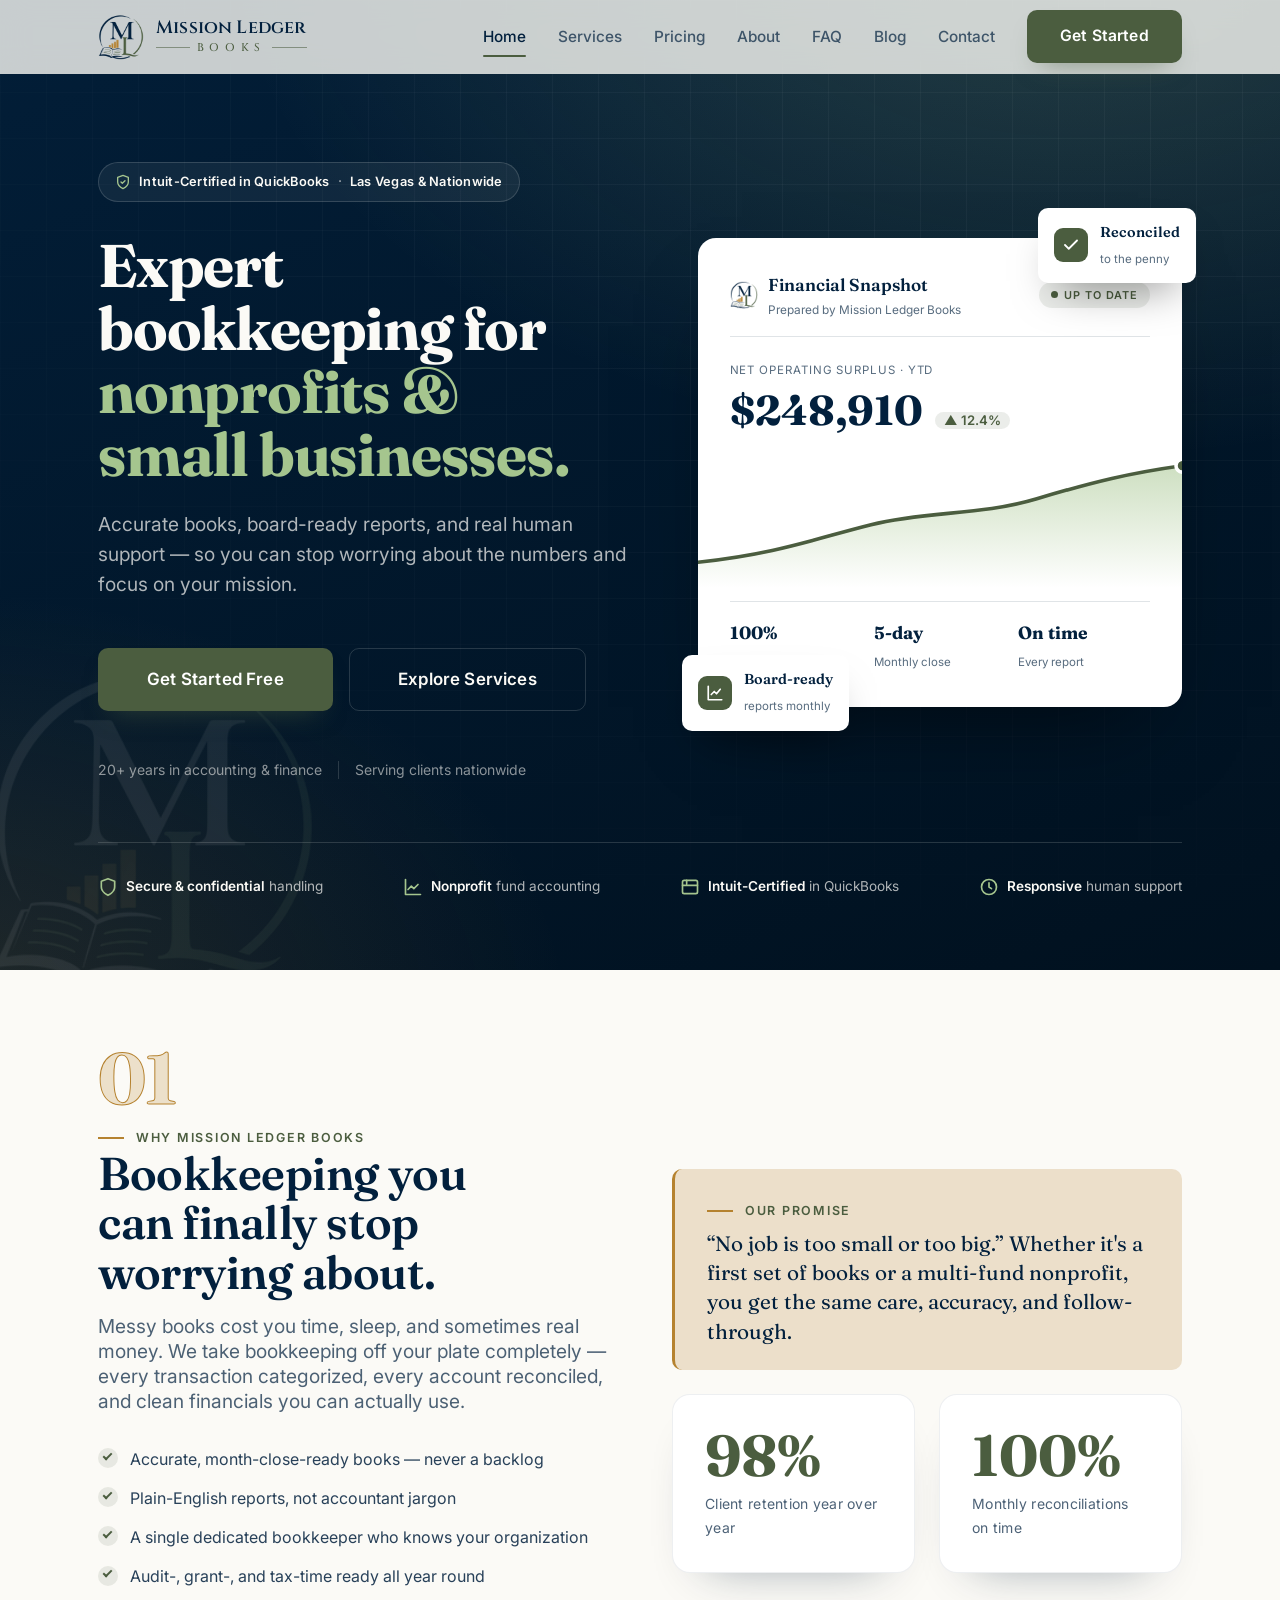
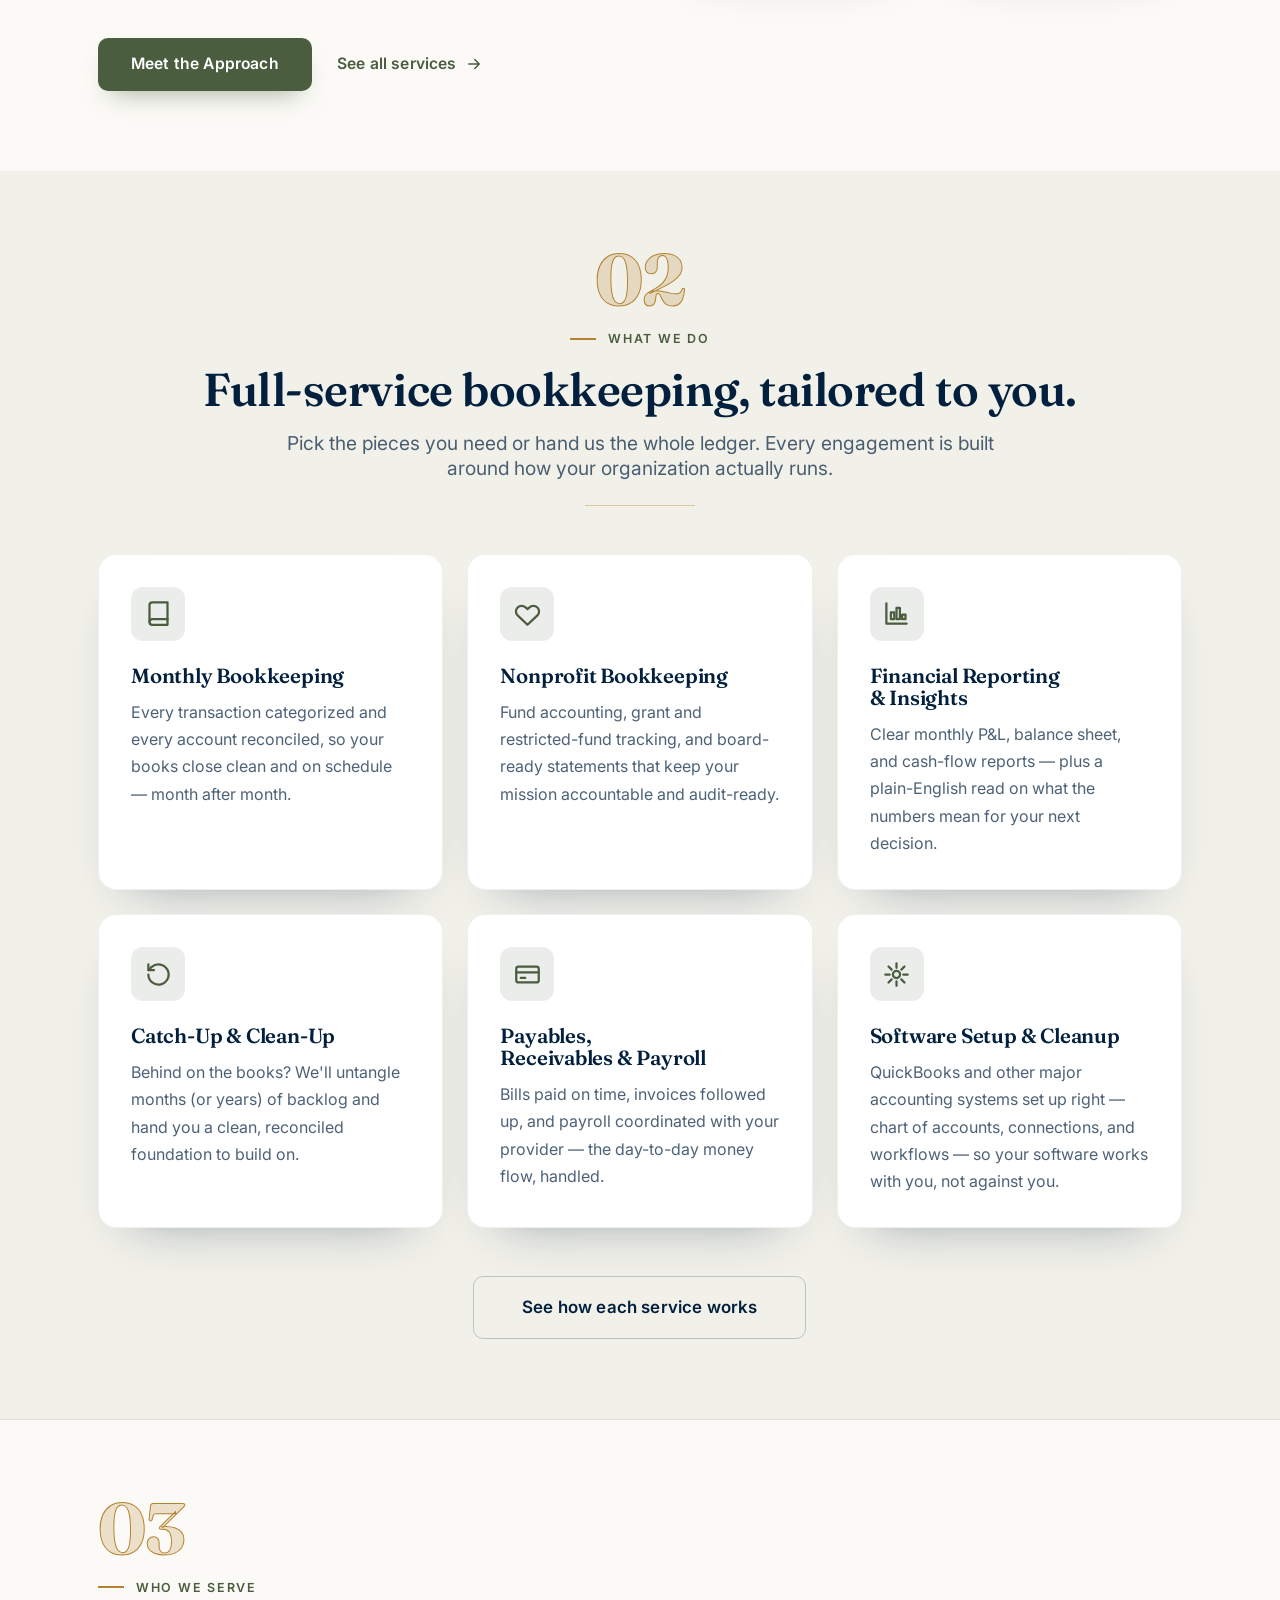
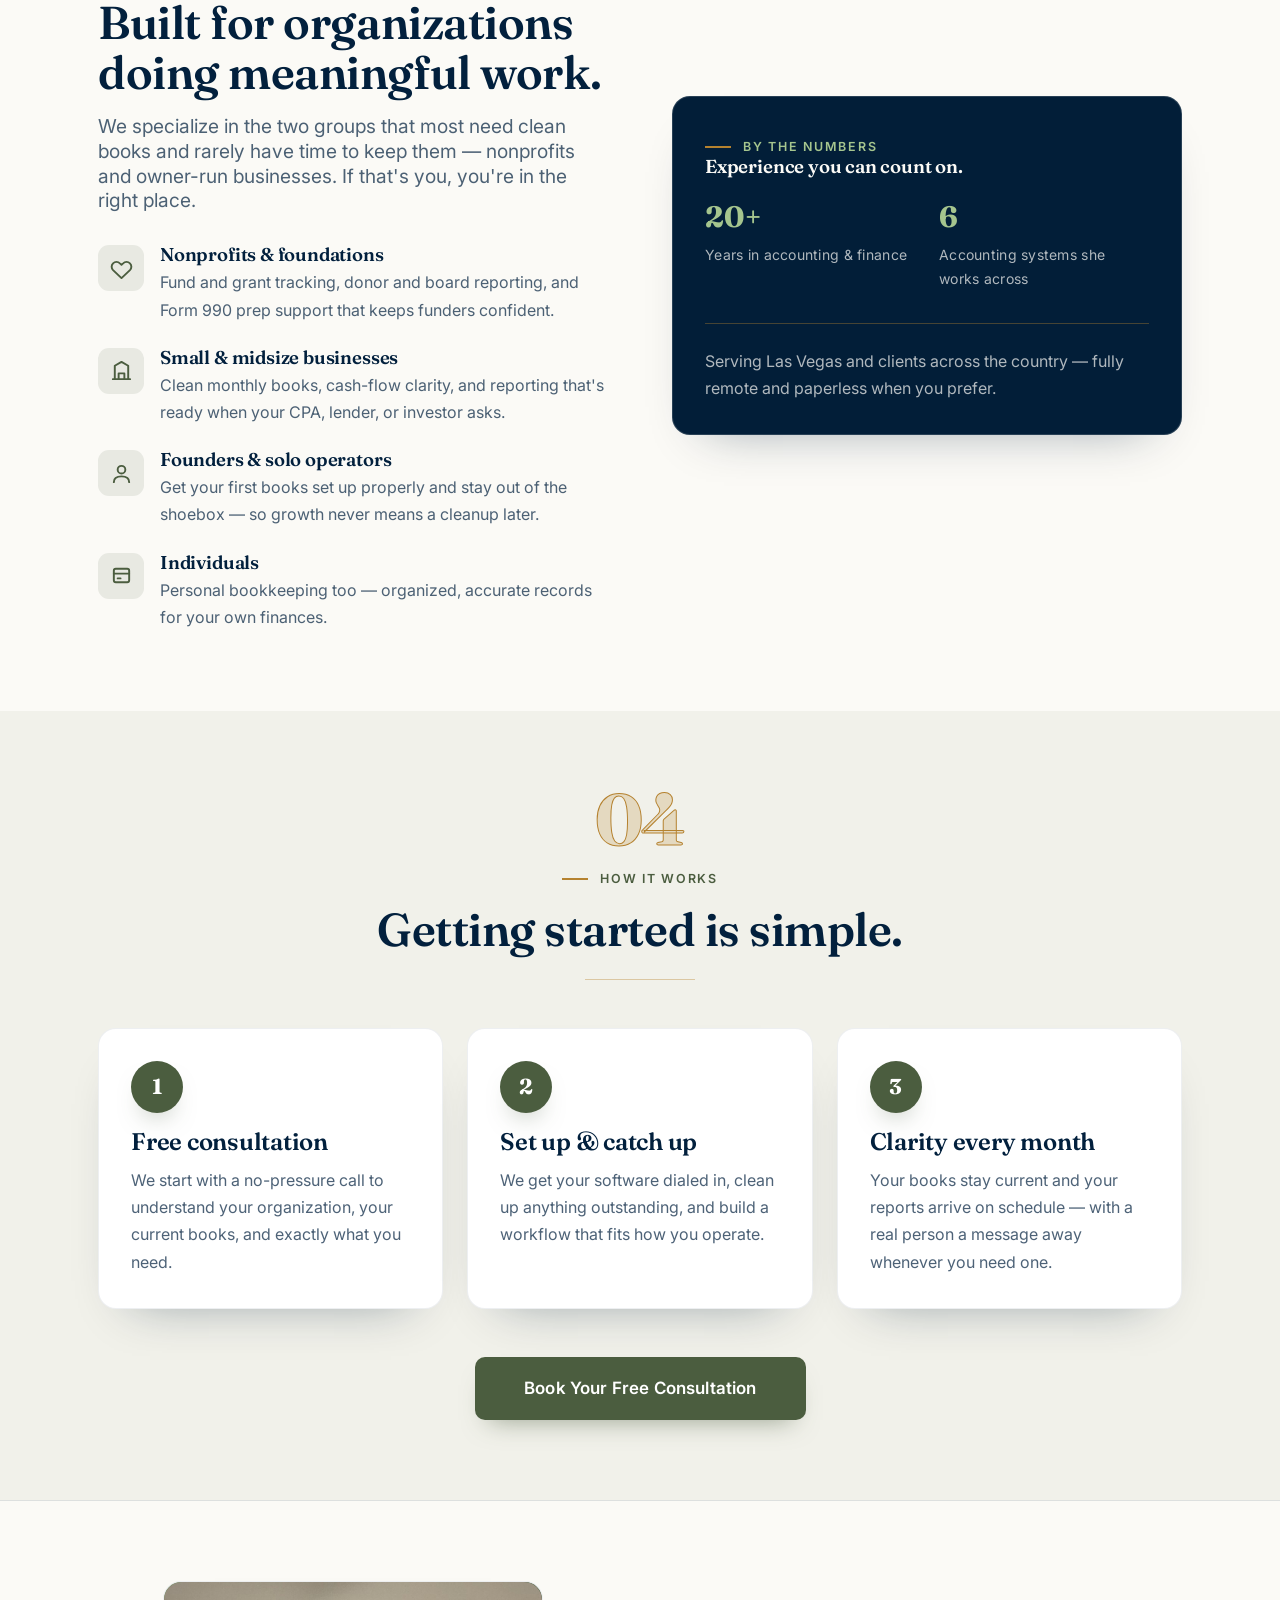
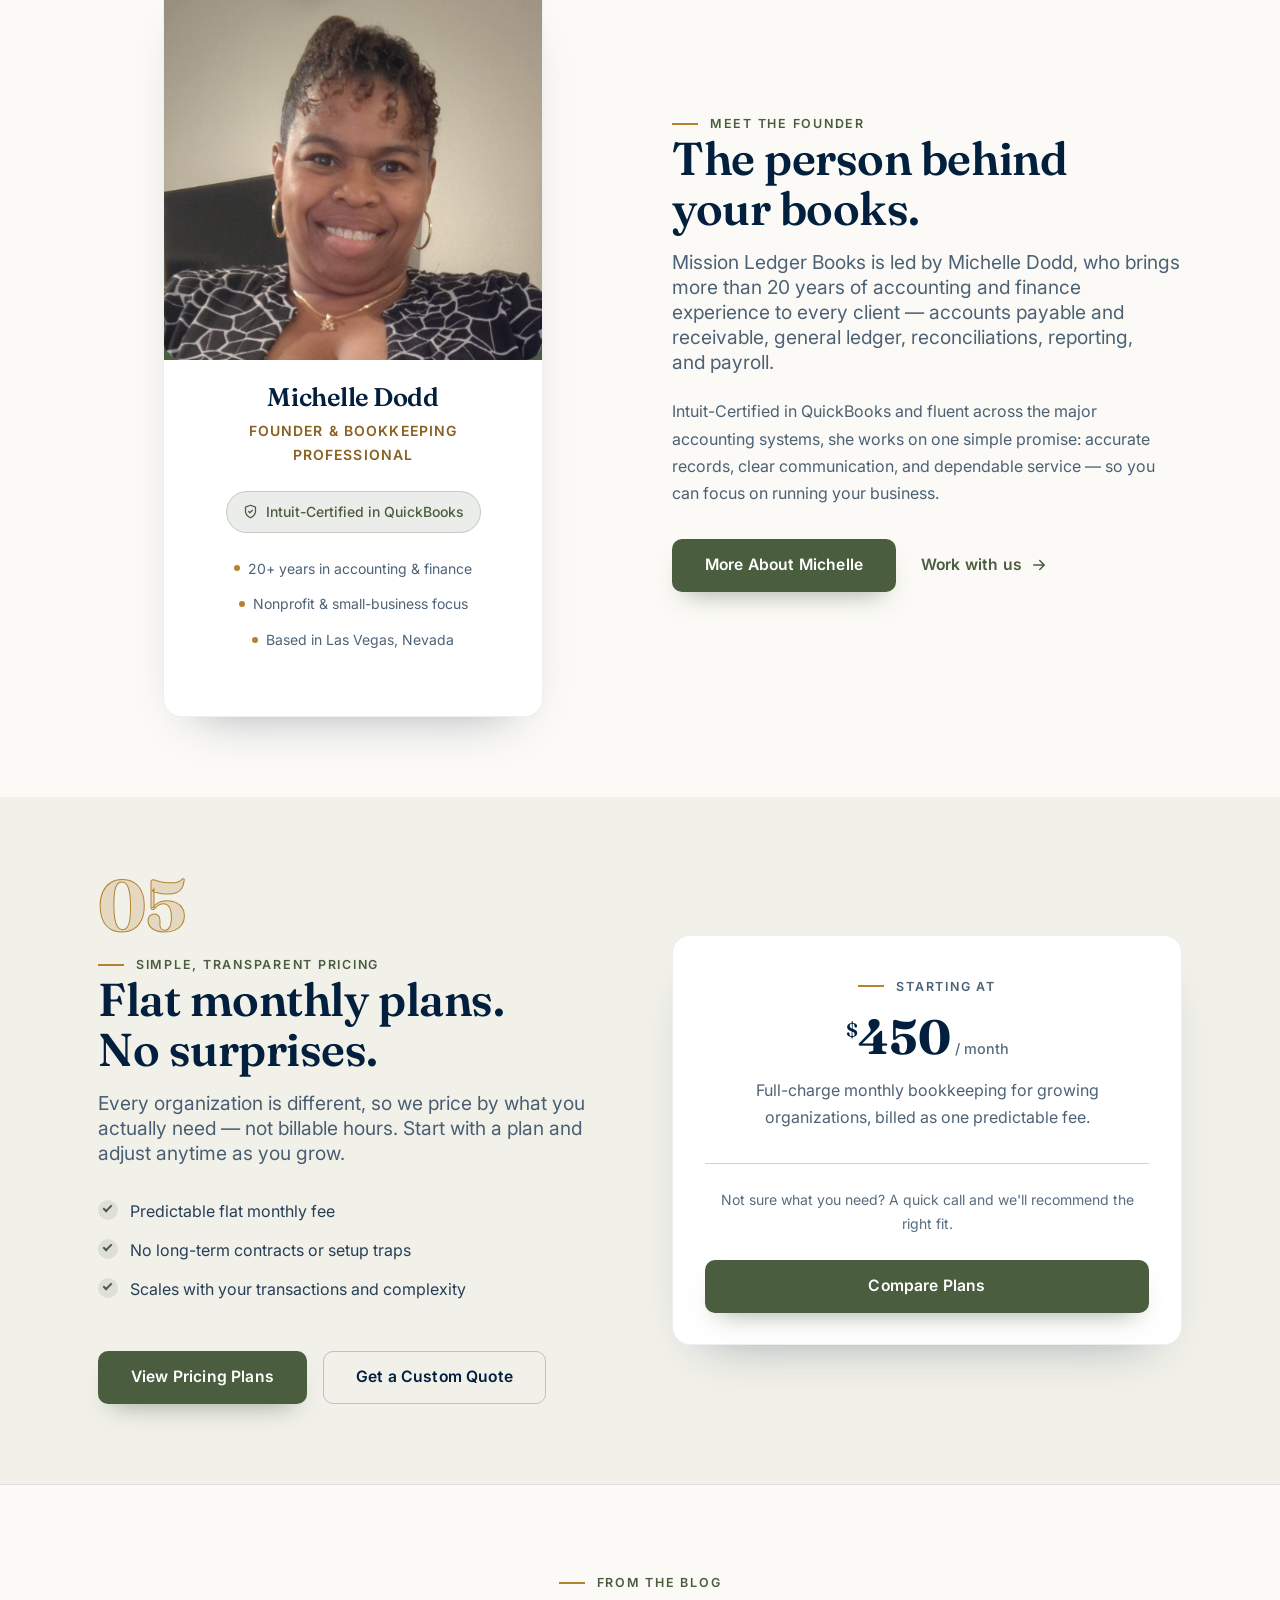
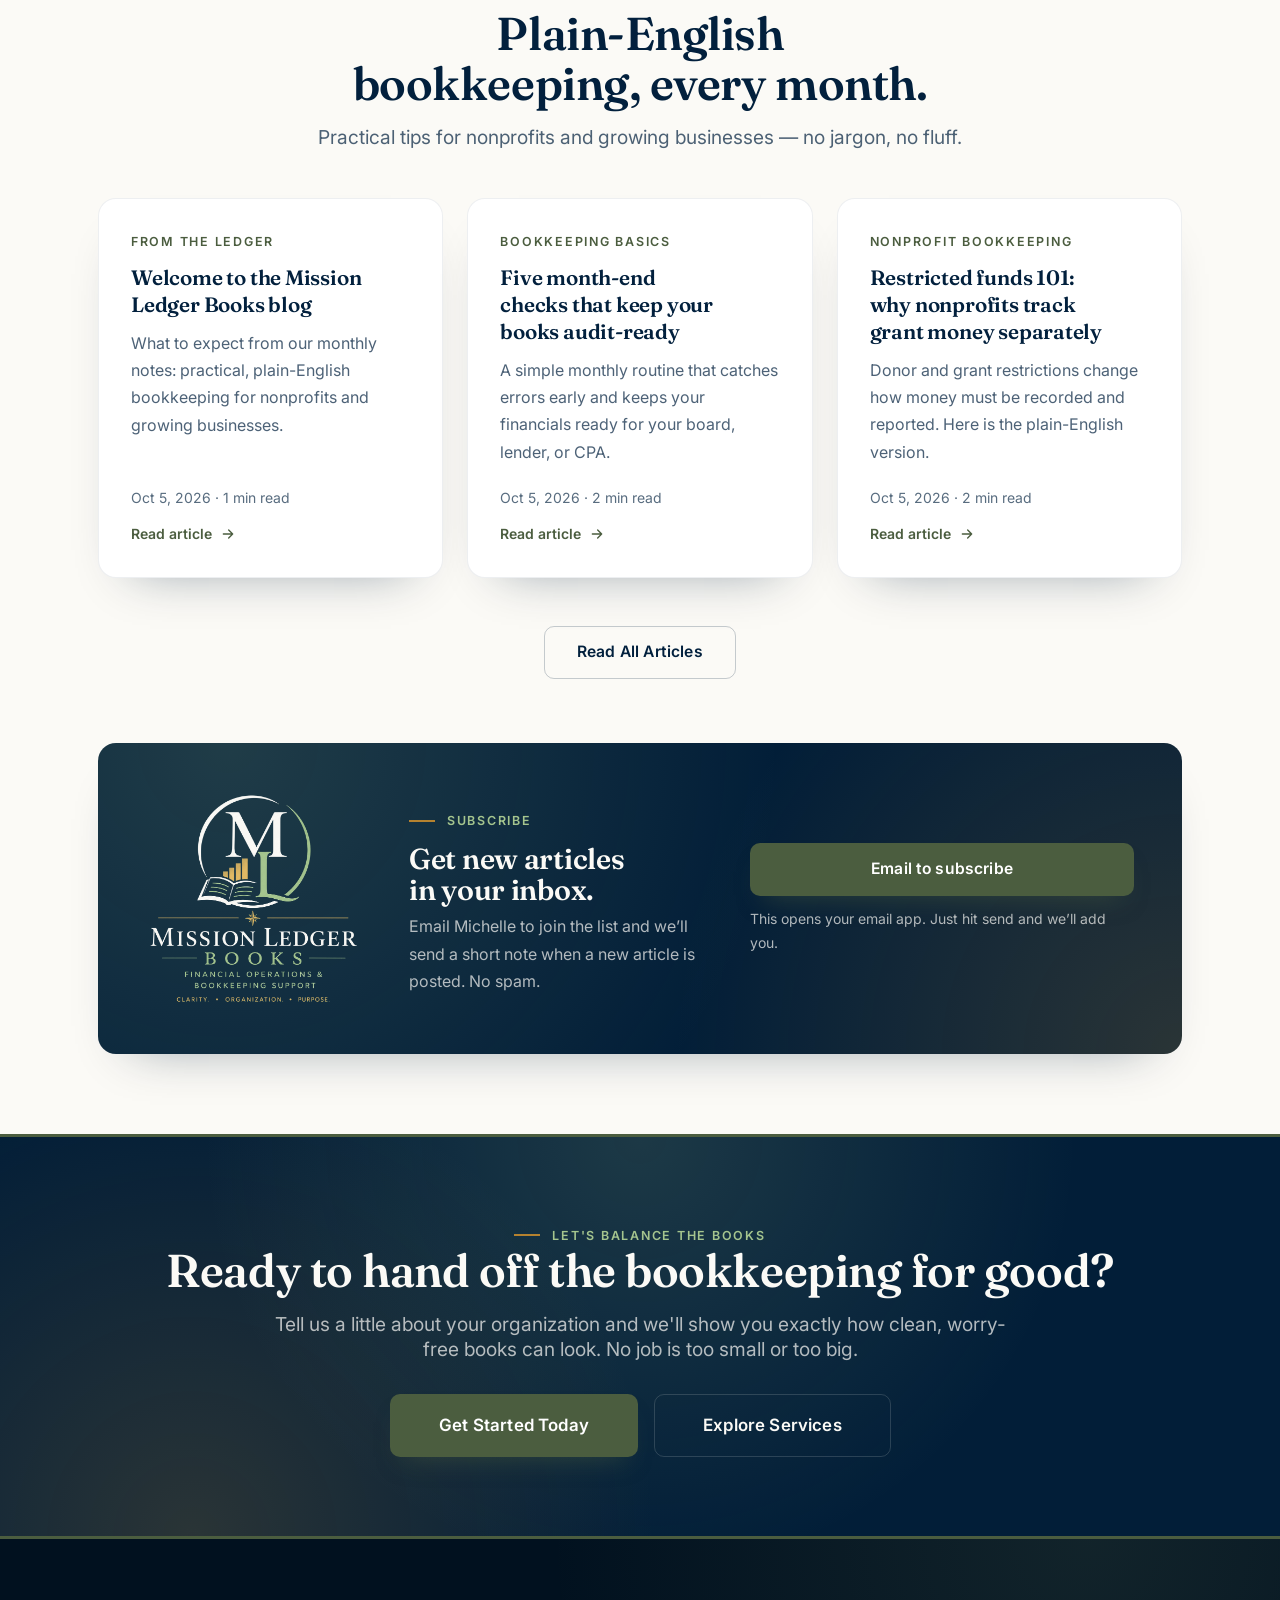
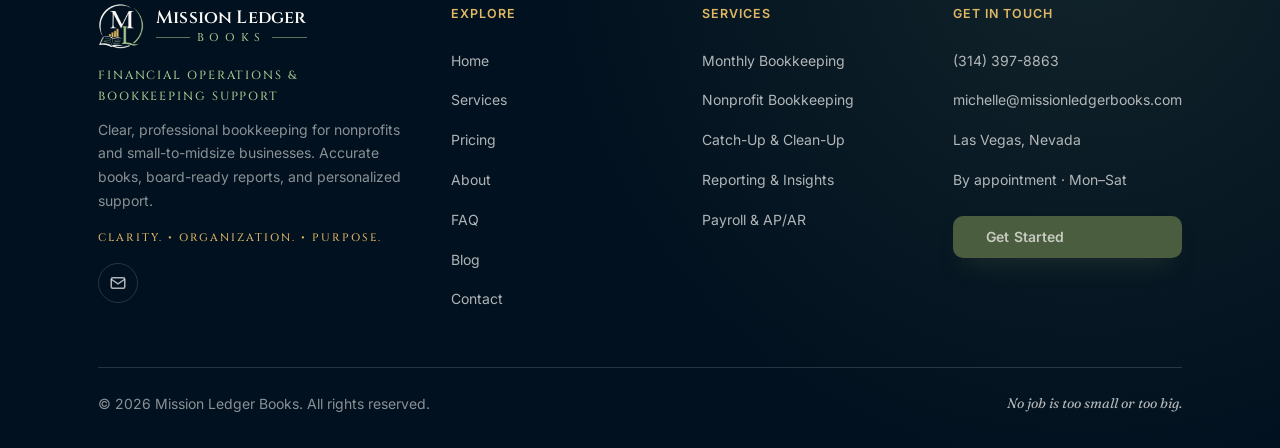
<file: index.html>
<!DOCTYPE html>
<html lang="en">
<head>
  <meta charset="UTF-8">
  <meta name="viewport" content="width=device-width, initial-scale=1.0">
  <title>Mission Ledger Books — Bookkeeping for Nonprofits &amp; Small Business</title>
  <meta name="description" content="Mission Ledger Books provides clear, reliable bookkeeping for nonprofits and small-to-midsize businesses. Accurate books, monthly reports, and personalized support, plus personal bookkeeping. Las Vegas based, serving clients nationwide. No job too small or too big.">
  <link rel="canonical" href="https://missionledgerbooks.com/">

  <!-- Open Graph / social -->
  <meta property="og:type" content="website">
  <meta property="og:title" content="Mission Ledger Books — Bookkeeping for Nonprofits &amp; Small Business">
  <meta property="og:description" content="Clear, reliable bookkeeping for nonprofits and growing businesses. Accurate books, board-ready reports, and personalized support.">
  <meta property="og:url" content="https://missionledgerbooks.com/">
  <meta property="og:image" content="https://missionledgerbooks.com/assets/img/og-cover-v2.png">
  <meta property="og:image:width" content="1200">
  <meta property="og:image:height" content="630">
  <meta name="twitter:card" content="summary_large_image">
  <meta name="twitter:image" content="https://missionledgerbooks.com/assets/img/og-cover-v2.png">
  <meta name="theme-color" content="#021E38">

  <!-- Favicons & app icons -->
  <link rel="icon" href="/favicon.ico" sizes="16x16 32x32 48x48">
  <link rel="icon" href="assets/img/tab-icon-32.png" type="image/png" sizes="32x32">
  <link rel="apple-touch-icon" href="assets/img/apple-touch-icon-v3.png">

  <!-- Fonts: Fraunces (display serif) + Inter (body) -->
  <link rel="preconnect" href="https://fonts.googleapis.com">
  <link rel="preconnect" href="https://fonts.gstatic.com" crossorigin>
  <link href="https://fonts.googleapis.com/css2?family=Fraunces:ital,opsz,wght@0,9..144,400;0,9..144,500;0,9..144,600;0,9..144,700;1,9..144,500;1,9..144,600&family=Cinzel:wght@500;600;700&family=Inter:wght@400;500;600;700&display=swap" rel="stylesheet">

  <link rel="stylesheet" href="assets/css/styles.css?v=15">

  <!-- Structured data: helps search engines list this as a local accounting service -->
  <script type="application/ld+json">
  {
    "@context": "https://schema.org",
    "@type": "AccountingService",
    "name": "Mission Ledger Books",
    "description": "Clear, professional bookkeeping for nonprofits and small-to-midsize businesses. Accurate books, board-ready reports, and personalized support.",
    "url": "https://missionledgerbooks.com",
    "telephone": "+1-314-397-8863",
    "email": "michelle@missionledgerbooks.com",
    "image": "https://missionledgerbooks.com/assets/img/og-cover-v2.png",
    "logo": "https://missionledgerbooks.com/assets/img/logo-full.png",
    "priceRange": "$$",
    "slogan": "No job is too small or too big.",
    "founder": {
      "@type": "Person",
      "name": "Michelle Dodd",
      "jobTitle": "Founder & Lead Bookkeeper"
    },
    "address": {
      "@type": "PostalAddress",
      "addressLocality": "Las Vegas",
      "addressRegion": "NV",
      "addressCountry": "US"
    },
    "areaServed": [
      { "@type": "City", "name": "Las Vegas" },
      { "@type": "Country", "name": "United States" }
    ],
    "openingHoursSpecification": {
      "@type": "OpeningHoursSpecification",
      "dayOfWeek": ["Monday", "Tuesday", "Wednesday", "Thursday", "Friday", "Saturday"],
      "description": "By appointment"
    },
    "knowsAbout": ["Bookkeeping", "Nonprofit fund accounting", "Financial reporting", "QuickBooks", "Account reconciliation", "Accounts payable and receivable", "Payroll"]
  }
  </script>
</head>
<body>
  <a class="skip-link" href="#main">Skip to content</a>

  <!-- ==================================================================
       SHARED HEADER  (byte-for-byte identical on every page)
       =================================================================== -->
  <header class="site-header">
    <div class="container">
      <a class="brand" href="index.html" aria-label="Mission Ledger Books — home">
        <img class="brand__logo" src="assets/img/logo-mark.png" width="46" height="46" alt="">
          <span class="brand__name">Mission Ledger<small>Books</small></span>
      </a>

      <nav class="nav" id="primary-nav" aria-label="Primary">
        <ul class="nav__links">
          <li><a href="index.html" aria-current="page">Home</a></li>
          <li><a href="services.html">Services</a></li>
          <li><a href="pricing.html">Pricing</a></li>
          <li><a href="about.html">About</a></li>
          <li><a href="faq.html">FAQ</a></li>
          <li><a href="blog.html">Blog</a></li>
          <li><a href="contact.html">Contact</a></li>
        </ul>
        <a class="btn btn--primary" href="contact.html">Get Started</a>
      </nav>

      <button class="nav-toggle" aria-label="Open menu" aria-expanded="false" aria-controls="primary-nav">
        <span></span><span></span><span></span>
      </button>
    </div>
  </header>

  <main id="main">

    <!-- ================================================================
         1. HERO  (dark, graphic header)
         ================================================================ -->
    <section class="hero">
      <div class="hero__watermark" aria-hidden="true">
        <img src="assets/img/logo-mark-light.png" width="360" height="360" alt="">
      </div>
      <div class="container js-hero-fade">
        <div class="hero__grid">
          <div class="hero__inner">
            <span class="hero__chip">
              <svg viewBox="0 0 24 24" fill="none" stroke="currentColor" stroke-width="2" stroke-linecap="round" stroke-linejoin="round"><path d="M12 22s8-4 8-10V5l-8-3-8 3v7c0 6 8 10 8 10z"/><path d="M9 12l2 2 4-4"/></svg>
              Intuit-Certified in QuickBooks <span class="dot" aria-hidden="true">·</span> Las Vegas &amp; Nationwide
            </span>
            <h1 class="hero__title">Expert bookkeeping for <span class="hl">nonprofits &amp; small businesses.</span></h1>
            <p class="hero__sub">
              Accurate books, board-ready reports, and real human support — so you can stop
              worrying about the numbers and focus on your mission.
            </p>
            <div class="hero__actions">
              <a class="btn btn--primary btn--lg" href="contact.html">Get Started Free</a>
              <a class="btn btn--outline btn--lg" href="services.html">Explore Services</a>
            </div>
            <div class="hero__proof">
              <span>20+ years in accounting &amp; finance</span>
              <span class="divider" aria-hidden="true"></span>
              <span>Serving clients nationwide</span>
            </div>
          </div>

          <!-- Financial-dashboard graphic (inline SVG; no stock photo needed) -->
          <div class="hero__visual reveal">
            <div class="dashcard">
              <div class="dashcard__chip dashcard__chip--tr" aria-hidden="true">
                <span class="ic">
                  <svg viewBox="0 0 24 24" fill="none" stroke="currentColor" stroke-width="2.4" stroke-linecap="round" stroke-linejoin="round"><path d="M20 6L9 17l-5-5"/></svg>
                </span>
                <div><strong>Reconciled</strong><span>to the penny</span></div>
              </div>

              <div class="dashcard__head">
                <div style="display:flex; align-items:center; gap:10px;">
                  <span class="dashcard__brand" aria-hidden="true">
                    <img src="assets/img/logo-mark.png" width="28" height="28" alt="">
                  </span>
                  <div>
                    <div class="dashcard__title">Financial Snapshot</div>
                    <div class="dashcard__sub">Prepared by Mission Ledger Books</div>
                  </div>
                </div>
                <span class="dashcard__badge">Up&nbsp;to&nbsp;date</span>
              </div>

              <div class="dashcard__figure">
                <div class="dashcard__label">Net Operating Surplus · YTD</div>
                <div class="dashcard__value">$248,910 <span class="up">▲ 12.4%</span></div>
              </div>

              <div class="dashcard__chart" aria-hidden="true">
                <svg viewBox="0 0 336 100" xmlns="http://www.w3.org/2000/svg">
                  <defs>
                    <linearGradient id="dcArea" x1="0" y1="0" x2="0" y2="1">
                      <stop offset="0" stop-color="#A5C58E" stop-opacity="0.55"/>
                      <stop offset="1" stop-color="#A5C58E" stop-opacity="0"/>
                    </linearGradient>
                  </defs>
                  <path d="M0,82 C 55,76 80,66 120,56 C 160,46 195,50 235,38 C 275,26 300,20 336,15 L336,100 L0,100 Z" fill="url(#dcArea)"/>
                  <path class="line" d="M0,82 C 55,76 80,66 120,56 C 160,46 195,50 235,38 C 275,26 300,20 336,15" fill="none" stroke="#4B5D3F" stroke-width="2.5" stroke-linecap="round"/>
                  <circle cx="336" cy="15" r="4.5" fill="#4B5D3F" stroke="#fff" stroke-width="2.5"/>
                </svg>
              </div>

              <div class="dashcard__foot">
                <div class="dashcard__stat"><b>100%</b><span>Reconciled</span></div>
                <div class="dashcard__stat"><b>5-day</b><span>Monthly close</span></div>
                <div class="dashcard__stat"><b>On&nbsp;time</b><span>Every report</span></div>
              </div>

              <div class="dashcard__chip dashcard__chip--bl" aria-hidden="true">
                <span class="ic">
                  <svg viewBox="0 0 24 24" fill="none" stroke="currentColor" stroke-width="2.2" stroke-linecap="round" stroke-linejoin="round"><path d="M3 3v18h18"/><path d="M7 14l4-4 3 3 5-6"/></svg>
                </span>
                <div><strong>Board-ready</strong><span>reports monthly</span></div>
              </div>
            </div>
          </div>
        </div>

        <!-- Trust strip grounding the hero -->
        <div class="hero__strip">
          <div class="item">
            <svg viewBox="0 0 24 24" fill="none" stroke="currentColor" stroke-width="2" stroke-linecap="round" stroke-linejoin="round"><path d="M12 22s8-4 8-10V5l-8-3-8 3v7c0 6 8 10 8 10z"/></svg>
            <span><strong>Secure &amp; confidential</strong> handling</span>
          </div>
          <div class="item">
            <svg viewBox="0 0 24 24" fill="none" stroke="currentColor" stroke-width="2" stroke-linecap="round" stroke-linejoin="round"><path d="M3 3v18h18"/><path d="M18 9l-5 5-3-3-4 4"/></svg>
            <span><strong>Nonprofit</strong> fund accounting</span>
          </div>
          <div class="item">
            <svg viewBox="0 0 24 24" fill="none" stroke="currentColor" stroke-width="2" stroke-linecap="round" stroke-linejoin="round"><rect x="3" y="4" width="18" height="16" rx="2"/><path d="M3 10h18M8 4v4"/></svg>
            <span><strong>Intuit-Certified</strong> in QuickBooks</span>
          </div>
          <div class="item">
            <svg viewBox="0 0 24 24" fill="none" stroke="currentColor" stroke-width="2" stroke-linecap="round" stroke-linejoin="round"><circle cx="12" cy="12" r="9"/><path d="M12 7v5l3 2"/></svg>
            <span><strong>Responsive</strong> human support</span>
          </div>
        </div>
      </div>
    </section>

    <!-- ================================================================
         3. INTRO / VALUE  (split)
         ================================================================ -->
    <section class="section section--paper" id="intro">
      <div class="container">
        <div class="split">
          <div class="split__text reveal">
            <span class="section-index" aria-hidden="true">01</span>
            <p class="eyebrow">Why Mission Ledger Books</p>
            <h2 class="h2">Bookkeeping you can finally stop worrying about.</h2>
            <p class="lead mt-4">
              Messy books cost you time, sleep, and sometimes real money. We take bookkeeping off
              your plate completely — every transaction categorized, every account reconciled, and
              clean financials you can actually use.
            </p>
            <ul class="checklist mt-6">
              <li>Accurate, month-close-ready books — never a backlog</li>
              <li>Plain-English reports, not accountant jargon</li>
              <li>A single dedicated bookkeeper who knows your organization</li>
              <li>Audit-, grant-, and tax-time ready all year round</li>
            </ul>
            <div class="hero__actions mt-7">
              <a class="btn btn--primary" href="about.html">Meet the Approach</a>
              <a class="btn btn--ghost" href="services.html">See all services
                <svg viewBox="0 0 24 24" width="18" height="18" fill="none" stroke="currentColor" stroke-width="2" stroke-linecap="round" stroke-linejoin="round"><path d="M5 12h14M13 6l6 6-6 6"/></svg>
              </a>
            </div>
          </div>

          <div class="split__media reveal" data-delay="1">
            <div class="callout" style="margin-bottom: var(--space-5);">
              <p class="eyebrow">Our Promise</p>
              <p style="font-family: var(--font-display); font-size: 1.3rem; line-height: 1.4; color: var(--ink);">
                “No job is too small or too big.” Whether it's a first set of books or a multi-fund
                nonprofit, you get the same care, accuracy, and follow-through.
              </p>
            </div>
            <div class="grid grid--2">
              <div class="card">
                <div class="stat__num" data-count="98" data-suffix="%">98%</div>
                <div class="stat__label">Client retention year over year</div>
              </div>
              <div class="card">
                <div class="stat__num" data-count="100" data-suffix="%">100%</div>
                <div class="stat__label">Monthly reconciliations on time</div>
              </div>
            </div>
          </div>
        </div>
      </div>
    </section>

    <!-- ================================================================
         4. SERVICES OVERVIEW
         ================================================================ -->
    <section class="section section--mist" id="services">
      <div class="container">
        <div class="section-head center reveal" style="max-width: 64rem;">
          <span class="section-index" aria-hidden="true">02</span>
          <p class="eyebrow">What We Do</p>
          <h2 class="h2">Full-service bookkeeping, tailored to you.</h2>
          <p class="lead mx-auto maxw-prose">
            Pick the pieces you need or hand us the whole ledger. Every engagement is built around
            how your organization actually runs.
          </p>
          <hr class="rule-line" aria-hidden="true">
        </div>

        <div class="grid grid--3">
          <!-- Monthly bookkeeping -->
          <div class="card card--hover service-card reveal">
            <span class="card__icon" aria-hidden="true">
              <svg viewBox="0 0 24 24" fill="none" stroke="currentColor" stroke-width="2" stroke-linecap="round" stroke-linejoin="round"><path d="M4 19.5A2.5 2.5 0 0 1 6.5 17H20"/><path d="M6.5 2H20v20H6.5A2.5 2.5 0 0 1 4 19.5v-15A2.5 2.5 0 0 1 6.5 2z"/></svg>
            </span>
            <h3 class="h3">Monthly Bookkeeping</h3>
            <p>Every transaction categorized and every account reconciled, so your books close clean and on schedule — month after month.</p>
          </div>

          <!-- Nonprofit -->
          <div class="card card--hover service-card reveal" data-delay="1">
            <span class="card__icon" aria-hidden="true">
              <svg viewBox="0 0 24 24" fill="none" stroke="currentColor" stroke-width="2" stroke-linecap="round" stroke-linejoin="round"><path d="M20.8 6.6a5 5 0 0 0-7.1 0L12 8.2l-1.7-1.6a5 5 0 1 0-7.1 7.1L12 22l8.8-8.3a5 5 0 0 0 0-7.1z"/></svg>
            </span>
            <h3 class="h3">Nonprofit Bookkeeping</h3>
            <p>Fund accounting, grant and restricted-fund tracking, and board-ready statements that keep your mission accountable and audit-ready.</p>
          </div>

          <!-- Reporting -->
          <div class="card card--hover service-card reveal" data-delay="2">
            <span class="card__icon" aria-hidden="true">
              <svg viewBox="0 0 24 24" fill="none" stroke="currentColor" stroke-width="2" stroke-linecap="round" stroke-linejoin="round"><path d="M3 3v18h18"/><rect x="7" y="11" width="3" height="6"/><rect x="12" y="7" width="3" height="10"/><rect x="17" y="13" width="3" height="4"/></svg>
            </span>
            <h3 class="h3">Financial Reporting &amp; Insights</h3>
            <p>Clear monthly P&amp;L, balance sheet, and cash-flow reports — plus a plain-English read on what the numbers mean for your next decision.</p>
          </div>

          <!-- Cleanup -->
          <div class="card card--hover service-card reveal">
            <span class="card__icon" aria-hidden="true">
              <svg viewBox="0 0 24 24" fill="none" stroke="currentColor" stroke-width="2" stroke-linecap="round" stroke-linejoin="round"><path d="M3 12a9 9 0 1 0 3-6.7L3 8"/><path d="M3 3v5h5"/></svg>
            </span>
            <h3 class="h3">Catch-Up &amp; Clean-Up</h3>
            <p>Behind on the books? We'll untangle months (or years) of backlog and hand you a clean, reconciled foundation to build on.</p>
          </div>

          <!-- AP/AR & Payroll -->
          <div class="card card--hover service-card reveal" data-delay="1">
            <span class="card__icon" aria-hidden="true">
              <svg viewBox="0 0 24 24" fill="none" stroke="currentColor" stroke-width="2" stroke-linecap="round" stroke-linejoin="round"><rect x="2" y="5" width="20" height="14" rx="2"/><path d="M2 10h20"/><path d="M6 15h4"/></svg>
            </span>
            <h3 class="h3">Payables, Receivables &amp; Payroll</h3>
            <p>Bills paid on time, invoices followed up, and payroll coordinated with your provider — the day-to-day money flow, handled.</p>
          </div>

          <!-- Software setup -->
          <div class="card card--hover service-card reveal" data-delay="2">
            <span class="card__icon" aria-hidden="true">
              <svg viewBox="0 0 24 24" fill="none" stroke="currentColor" stroke-width="2" stroke-linecap="round" stroke-linejoin="round"><path d="M12 2v4M12 18v4M4.9 4.9l2.8 2.8M16.3 16.3l2.8 2.8M2 12h4M18 12h4M4.9 19.1l2.8-2.8M16.3 7.7l2.8-2.8"/><circle cx="12" cy="12" r="3.2"/></svg>
            </span>
            <h3 class="h3">Software Setup &amp; Cleanup</h3>
            <p>QuickBooks and other major accounting systems set up right — chart of accounts, connections, and workflows — so your software works with you, not against you.</p>
          </div>
        </div>

        <div class="text-center mt-7 reveal">
          <a class="btn btn--outline btn--lg" href="services.html">See how each service works</a>
        </div>
      </div>
    </section>

    <!-- ================================================================
         5. WHO WE SERVE
         ================================================================ -->
    <section class="section section--paper" id="who-we-serve">
      <div class="container">
        <div class="split split--reverse">
          <div class="split__text reveal">
            <span class="section-index" aria-hidden="true">03</span>
            <p class="eyebrow">Who We Serve</p>
            <h2 class="h2">Built for organizations doing meaningful work.</h2>
            <p class="lead mt-4">
              We specialize in the two groups that most need clean books and rarely have time to keep
              them — nonprofits and owner-run businesses. If that's you, you're in the right place.
            </p>

            <div class="feature-list mt-6">
              <div class="feature-item">
                <span class="ic" aria-hidden="true">
                  <svg viewBox="0 0 24 24" fill="none" stroke="currentColor" stroke-width="2" stroke-linecap="round" stroke-linejoin="round"><path d="M20.8 6.6a5 5 0 0 0-7.1 0L12 8.2l-1.7-1.6a5 5 0 1 0-7.1 7.1L12 22l8.8-8.3a5 5 0 0 0 0-7.1z"/></svg>
                </span>
                <div>
                  <h3>Nonprofits &amp; foundations</h3>
                  <p>Fund and grant tracking, donor and board reporting, and Form 990 prep support that keeps funders confident.</p>
                </div>
              </div>
              <div class="feature-item">
                <span class="ic" aria-hidden="true">
                  <svg viewBox="0 0 24 24" fill="none" stroke="currentColor" stroke-width="2" stroke-linecap="round" stroke-linejoin="round"><path d="M3 21h18M5 21V7l7-4 7 4v14"/><path d="M9 21v-6h6v6"/></svg>
                </span>
                <div>
                  <h3>Small &amp; midsize businesses</h3>
                  <p>Clean monthly books, cash-flow clarity, and reporting that's ready when your CPA, lender, or investor asks.</p>
                </div>
              </div>
              <div class="feature-item">
                <span class="ic" aria-hidden="true">
                  <svg viewBox="0 0 24 24" fill="none" stroke="currentColor" stroke-width="2" stroke-linecap="round" stroke-linejoin="round"><circle cx="12" cy="8" r="4"/><path d="M4 21c0-4 3.5-6 8-6s8 2 8 6"/></svg>
                </span>
                <div>
                  <h3>Founders &amp; solo operators</h3>
                  <p>Get your first books set up properly and stay out of the shoebox — so growth never means a cleanup later.</p>
                </div>
              </div>
              <div class="feature-item">
                <span class="ic" aria-hidden="true">
                  <svg viewBox="0 0 24 24" fill="none" stroke="currentColor" stroke-width="2" stroke-linecap="round" stroke-linejoin="round"><path d="M4 7a2 2 0 0 1 2-2h12a2 2 0 0 1 2 2v10a2 2 0 0 1-2 2H6a2 2 0 0 1-2-2z"/><path d="M4 10h16M8 15h3"/></svg>
                </span>
                <div>
                  <h3>Individuals</h3>
                  <p>Personal bookkeeping too &mdash; organized, accurate records for your own finances.</p>
                </div>
              </div>
            </div>
          </div>

          <div class="split__media reveal" data-delay="1">
            <div class="card" style="background: var(--navy-deep); border-color: var(--paper-14); color: var(--paper);">
              <p class="eyebrow" style="color: var(--green-bright);">By the Numbers</p>
              <h3 style="color: var(--paper); margin-bottom: var(--space-5);">Experience you can count on.</h3>
              <div class="stats stats--inline" style="text-align:left; gap: var(--space-5); grid-template-columns: repeat(2, 1fr);">
                <div>
                  <div class="stat__num" style="color: var(--green-bright);" data-count="20" data-suffix="+">20+</div>
                  <div class="stat__label" style="color: var(--paper-70);">Years in accounting &amp; finance</div>
                </div>
                <div>
                  <div class="stat__num" style="color: var(--green-bright);" data-count="6">6</div>
                  <div class="stat__label" style="color: var(--paper-70);">Accounting systems she works across</div>
                </div>
              </div>
              <hr class="rule-line" aria-hidden="true" style="margin-top: var(--space-6);">
              <p class="mt-5" style="color: var(--paper-70);">
                Serving Las&nbsp;Vegas and clients across the country — fully remote and paperless when you prefer.
              </p>
            </div>
          </div>
        </div>
      </div>
    </section>

    <!-- ================================================================
         6. HOW IT WORKS
         ================================================================ -->
    <section class="section section--mist" id="how">
      <div class="container">
        <div class="section-head center reveal">
          <span class="section-index" aria-hidden="true">04</span>
          <p class="eyebrow">How It Works</p>
          <h2 class="h2">Getting started is simple.</h2>
          <hr class="rule-line" aria-hidden="true">
        </div>

        <div class="grid grid--3">
          <div class="card card--hover reveal">
            <span class="step__num">1</span>
            <h3 class="h3">Free consultation</h3>
            <p>We start with a no-pressure call to understand your organization, your current books, and exactly what you need.</p>
          </div>
          <div class="card card--hover reveal" data-delay="1">
            <span class="step__num">2</span>
            <h3 class="h3">Set up &amp; catch up</h3>
            <p>We get your software dialed in, clean up anything outstanding, and build a workflow that fits how you operate.</p>
          </div>
          <div class="card card--hover reveal" data-delay="2">
            <span class="step__num">3</span>
            <h3 class="h3">Clarity every month</h3>
            <p>Your books stay current and your reports arrive on schedule — with a real person a message away whenever you need one.</p>
          </div>
        </div>

        <div class="text-center mt-7 reveal">
          <a class="btn btn--primary btn--lg" href="contact.html">Book Your Free Consultation</a>
        </div>
      </div>
    </section>

    <!-- ================================================================
         MEET MICHELLE  (founder — adds validity)
         ================================================================ -->
    <section class="section section--paper founder-home" id="meet-michelle">
      <div class="container">
        <div class="split">
          <div class="split__media reveal">
            <div class="founder-card founder-card--photo">
              <div class="founder-photo">
                <span class="founder-photo__fallback" aria-hidden="true">MD</span>
                <img src="assets/img/michelle-dodd.jpg" alt="Michelle Dodd, founder of Mission Ledger Books" width="900" height="900" decoding="async">
              </div>
              <h3 class="founder-name">Michelle Dodd</h3>
              <p class="founder-role">Founder &amp; Bookkeeping Professional</p>
              <div class="pill-row" style="justify-content:center;">
                <span class="pill">
                  <svg viewBox="0 0 24 24" fill="none" stroke="currentColor" stroke-width="2" stroke-linecap="round" stroke-linejoin="round"><path d="M12 22s8-4 8-10V5l-8-3-8 3v7c0 6 8 10 8 10z"/><path d="M9 12l2 2 4-4"/></svg>
                  Intuit-Certified in QuickBooks
                </span>
              </div>
              <ul class="founder-facts">
                <li>20+ years in accounting &amp; finance</li>
                <li>Nonprofit &amp; small-business focus</li>
                <li>Based in Las Vegas, Nevada</li>
              </ul>
            </div>
          </div>
          <div class="split__text reveal" data-delay="1">
            <p class="eyebrow">Meet the Founder</p>
            <h2 class="h2">The person behind your books.</h2>
            <p class="lead mt-4">
              Mission Ledger Books is led by Michelle Dodd, who brings more than 20 years of
              accounting and finance experience to every client — accounts payable and receivable,
              general ledger, reconciliations, reporting, and payroll.
            </p>
            <p class="mt-5" style="color: var(--ink-70);">
              Intuit-Certified in QuickBooks and fluent across the major accounting systems, she
              works on one simple promise: accurate records, clear communication, and dependable
              service — so you can focus on running your business.
            </p>
            <div class="hero__actions mt-6">
              <a class="btn btn--primary" href="about.html">More About Michelle</a>
              <a class="btn btn--ghost" href="contact.html">Work with us
                <svg viewBox="0 0 24 24" width="18" height="18" fill="none" stroke="currentColor" stroke-width="2" stroke-linecap="round" stroke-linejoin="round"><path d="M5 12h14M13 6l6 6-6 6"/></svg>
              </a>
            </div>
          </div>
        </div>
      </div>
    </section>

    <!-- ================================================================
         8. PRICING TEASER
         ================================================================ -->
    <section class="section section--mist" id="pricing-teaser">
      <div class="container">
        <div class="split">
          <div class="split__text reveal">
            <span class="section-index" aria-hidden="true">05</span>
            <p class="eyebrow">Simple, Transparent Pricing</p>
            <h2 class="h2">Flat monthly plans. No surprises.</h2>
            <p class="lead mt-4">
              Every organization is different, so we price by what you actually need — not billable
              hours. Start with a plan and adjust anytime as you grow.
            </p>
            <ul class="checklist mt-6">
              <li>Predictable flat monthly fee</li>
              <li>No long-term contracts or setup traps</li>
              <li>Scales with your transactions and complexity</li>
            </ul>
            <div class="hero__actions mt-7">
              <a class="btn btn--primary" href="pricing.html">View Pricing Plans</a>
              <a class="btn btn--outline" href="contact.html">Get a Custom Quote</a>
            </div>
          </div>

          <div class="split__media reveal" data-delay="1">
            <div class="card" style="text-align:center;">
              <p class="eyebrow" style="justify-content:center;">Starting At</p>
              <div class="price mt-4"><sup>$</sup>450<span class="price__unit"> / month</span></div>
              <p class="mt-4" style="color: var(--ink-70);">
                Full-charge monthly bookkeeping for growing organizations, billed as one predictable fee.
              </p>
              <hr class="rule-line" aria-hidden="true">
              <p class="mt-5" style="color: var(--ink-55); font-size: var(--fs-small);">
                Not sure what you need? A quick call and we'll recommend the right fit.
              </p>
              <a class="btn btn--primary btn--block mt-5" href="pricing.html">Compare Plans</a>
            </div>
          </div>
        </div>
      </div>
    </section>


    <!-- ================================================================
         9. FROM THE BLOG  (latest 3 posts, filled from blog/posts.json)
            + SUBSCRIBE panel with the logo
         ================================================================ -->
    <section class="section section--paper" id="blog">
      <div class="container">
        <div class="section-head center reveal">
          <p class="eyebrow" style="justify-content:center;">From the Blog</p>
          <h2 class="h2">Plain-English bookkeeping, every month.</h2>
          <p class="lead mx-auto maxw-prose">Practical tips for nonprofits and growing businesses — no jargon, no fluff.</p>
        </div>

        <div class="grid grid--3" data-blog-list data-limit="3" data-src="blog/posts.json" data-base="blog/">
          <noscript><p class="post-empty">Turn on JavaScript to see our latest articles, or <a class="text-green" href="blog.html">visit the blog</a>.</p></noscript>
        </div>

        <div class="text-center mt-7 reveal">
          <a class="btn btn--outline" href="blog.html">Read All Articles</a>
        </div>

        <div class="subscribe mt-8 reveal">
          <div class="subscribe__logo">
            <img src="assets/img/logo-full-light.png" width="215" height="215" loading="lazy" alt="Mission Ledger Books — Financial Operations &amp; Bookkeeping Support">
          </div>
          <div>
            <p class="eyebrow">Subscribe</p>
            <h3 class="h3">Get new articles in your inbox.</h3>
            <p>Email Michelle to join the list and we&rsquo;ll send a short note when a new article is posted. No spam.</p>
          </div>
          <!-- Web3Forms (same free access key as the contact form). -->
          <div class="subscribe__form">
            <a class="btn btn--primary btn--block" href="mailto:michelle@missionledgerbooks.com?subject=Please%20add%20me%20to%20your%20list&amp;body=Hi%20Michelle%2C%0A%0APlease%20add%20me%20to%20your%20list%20for%20new%20articles.%0A%0AName%3A%0AOrganization%3A%0A">Email to subscribe</a>
            <p class="subscribe__note">This opens your email app. Just hit send and we&rsquo;ll add you.</p>
          </div>
        </div>
      </div>
    </section>

    <!-- ================================================================
         10. CLOSING CTA BAND
         ================================================================ -->
    <section class="section cta-band reveal">
      <div class="container">
        <p class="eyebrow" style="justify-content:center;">Let's Balance the Books</p>
        <h2 class="h2">Ready to hand off the bookkeeping for good?</h2>
        <p class="lead">
          Tell us a little about your organization and we'll show you exactly how clean, worry-free
          books can look. No job is too small or too big.
        </p>
        <div class="hero__actions">
          <a class="btn btn--primary btn--lg" href="contact.html">Get Started Today</a>
          <a class="btn btn--outline btn--lg" href="services.html">Explore Services</a>
        </div>
      </div>
    </section>

  </main>

  <!-- ==================================================================
       SHARED FOOTER  (byte-for-byte identical on every page)
       =================================================================== -->
  <footer class="site-footer">
    <div class="container">
      <div class="footer-grid">
        <div class="footer-brand">
          <a class="brand" href="index.html" aria-label="Mission Ledger Books — home">
            <img class="brand__logo" src="assets/img/logo-mark-light.png" width="46" height="46" alt="">
          <span class="brand__name">Mission Ledger<small>Books</small></span>
          </a>
          <p class="footer-descriptor">Financial Operations &amp; Bookkeeping Support</p>
          <p>Clear, professional bookkeeping for nonprofits and small-to-midsize businesses. Accurate books, board-ready reports, and personalized support.</p>
          <p class="footer-values">Clarity. &bull; Organization. &bull; Purpose.</p>
          <div class="footer-social">
            <a href="mailto:michelle@missionledgerbooks.com" aria-label="Email Mission Ledger Books">
              <svg viewBox="0 0 24 24" fill="none" stroke="currentColor" stroke-width="2" aria-hidden="true"><rect x="3" y="5" width="18" height="14" rx="2"/><path d="M3 7l9 6 9-6"/></svg>
            </a>
          </div>
        </div>

        <div class="footer-col">
          <p class="footer-title">Explore</p>
          <a href="index.html">Home</a>
          <a href="services.html">Services</a>
          <a href="pricing.html">Pricing</a>
          <a href="about.html">About</a>
          <a href="faq.html">FAQ</a>
          <a href="blog.html">Blog</a>
          <a href="contact.html">Contact</a>
        </div>

        <div class="footer-col">
          <p class="footer-title">Services</p>
          <a href="services.html">Monthly Bookkeeping</a>
          <a href="services.html">Nonprofit Bookkeeping</a>
          <a href="services.html">Catch-Up &amp; Clean-Up</a>
          <a href="services.html">Reporting &amp; Insights</a>
          <a href="services.html">Payroll &amp; AP/AR</a>
        </div>

        <div class="footer-col">
          <p class="footer-title">Get In Touch</p>
          <a href="tel:+13143978863">(314) 397-8863</a>
          <a href="mailto:michelle@missionledgerbooks.com">michelle@missionledgerbooks.com</a>
          <p>Las Vegas, Nevada</p>
          <p>By appointment · Mon–Sat</p>
          <a class="btn btn--primary mt-4" href="contact.html">Get Started</a>
        </div>
      </div>

      <div class="footer-bottom">
        <span>&copy; <span id="year">2026</span> Mission Ledger Books. All rights reserved.</span>
        <span class="tag">No job is too small or too big.</span>
      </div>
    </div>
  </footer>

  <script src="assets/js/main.js?v=14"></script>
</body>
</html>
</file>
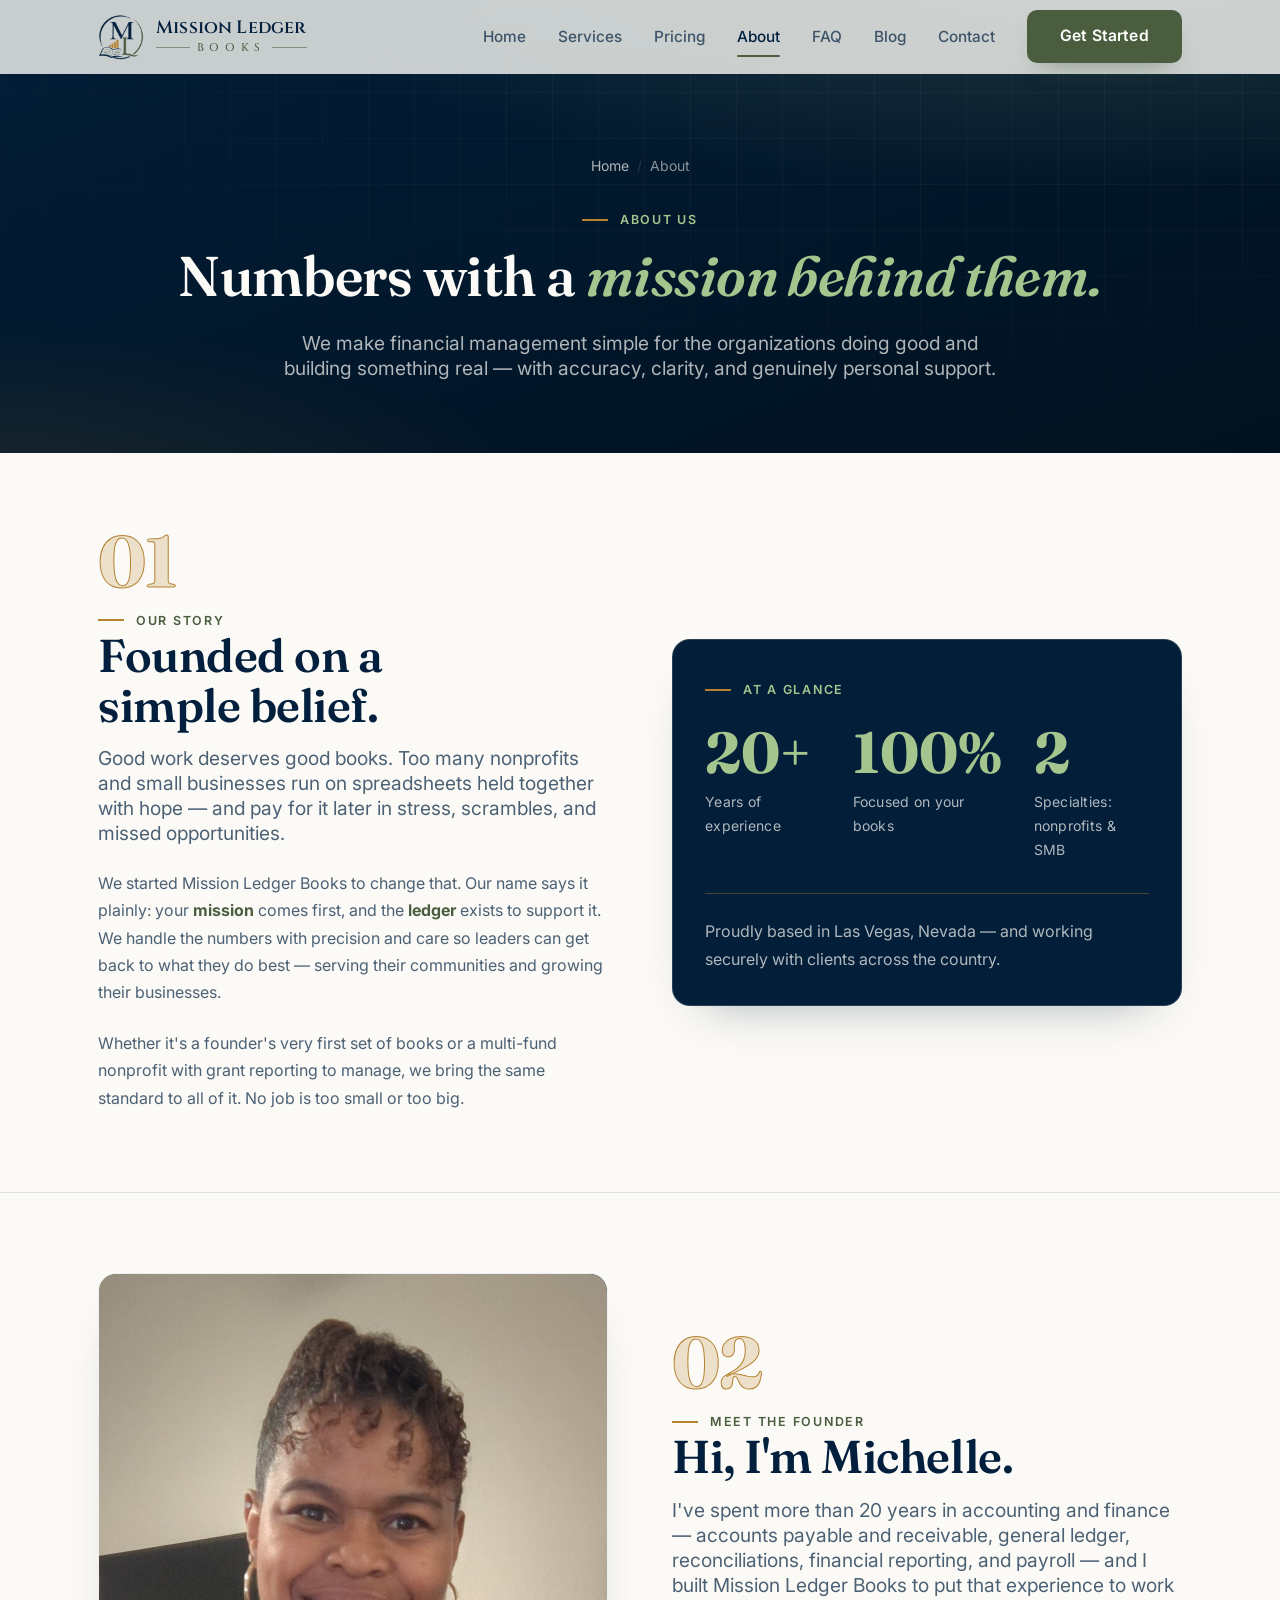
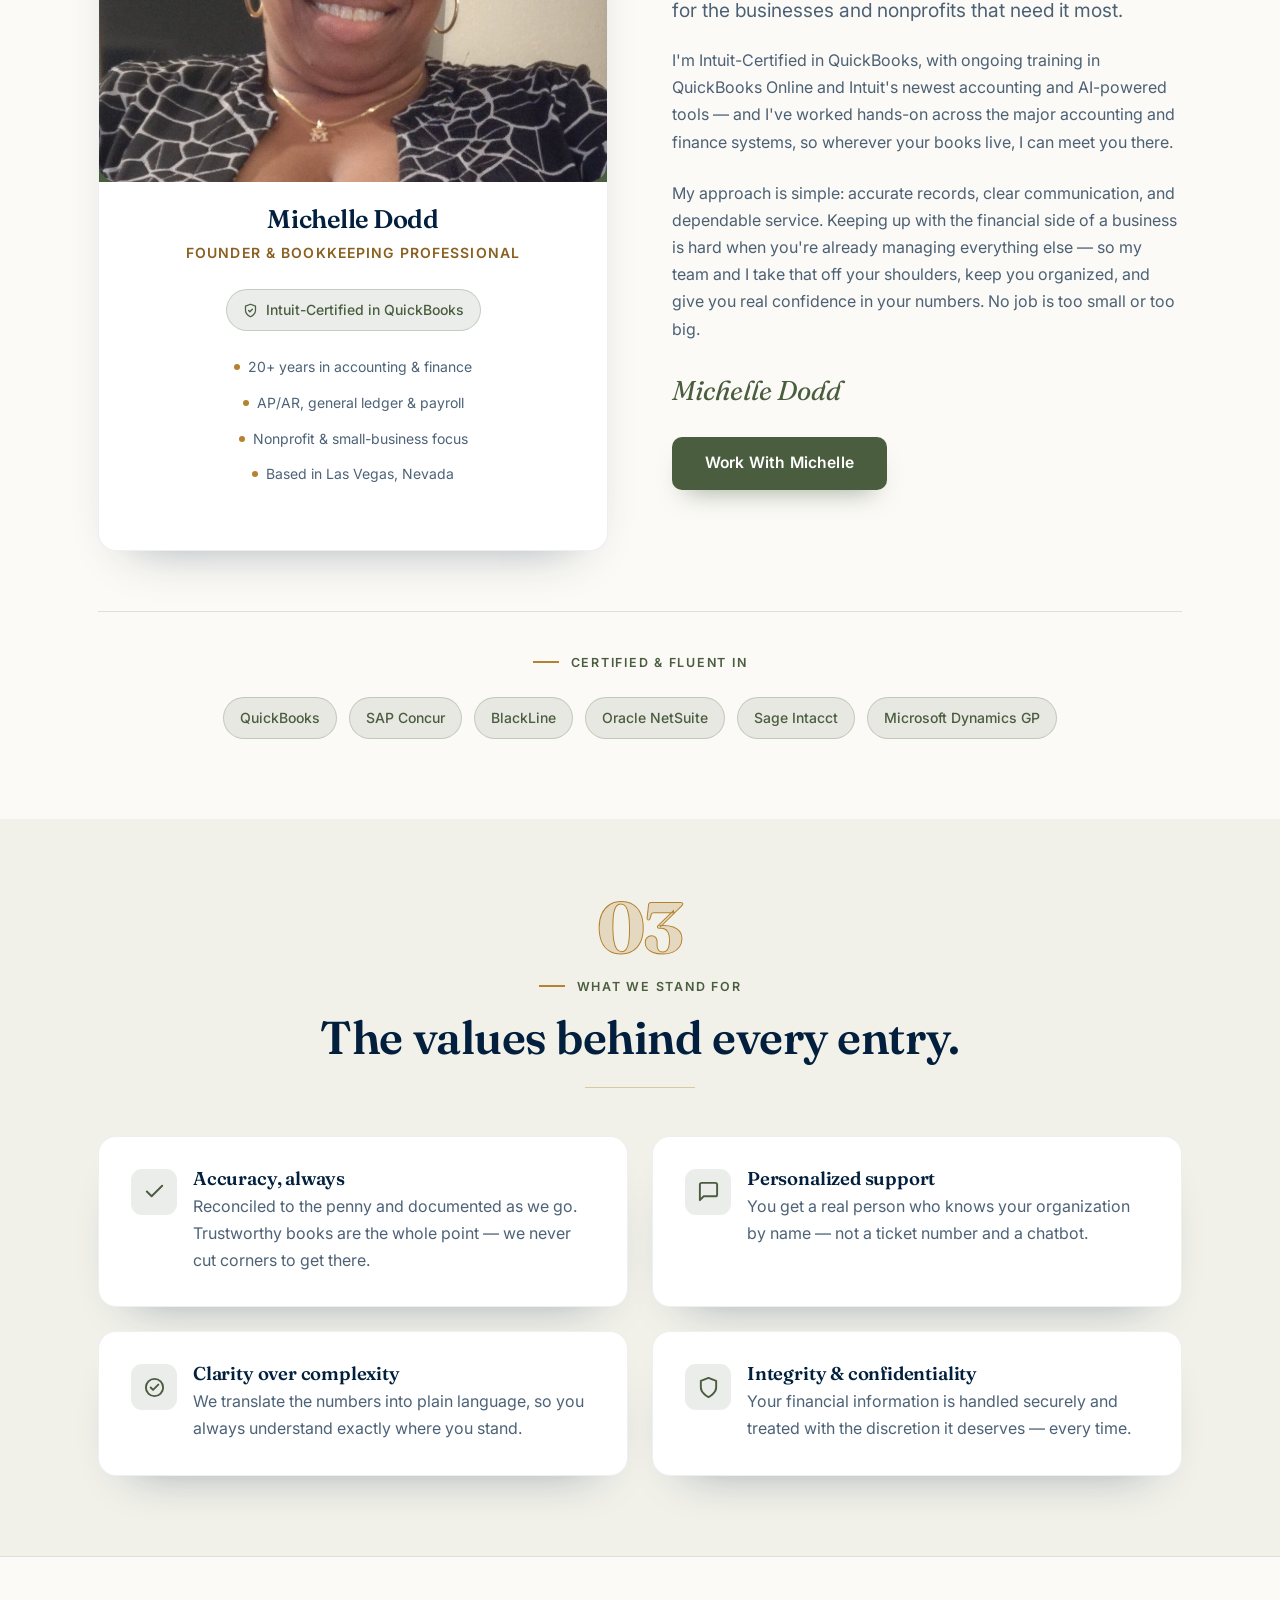
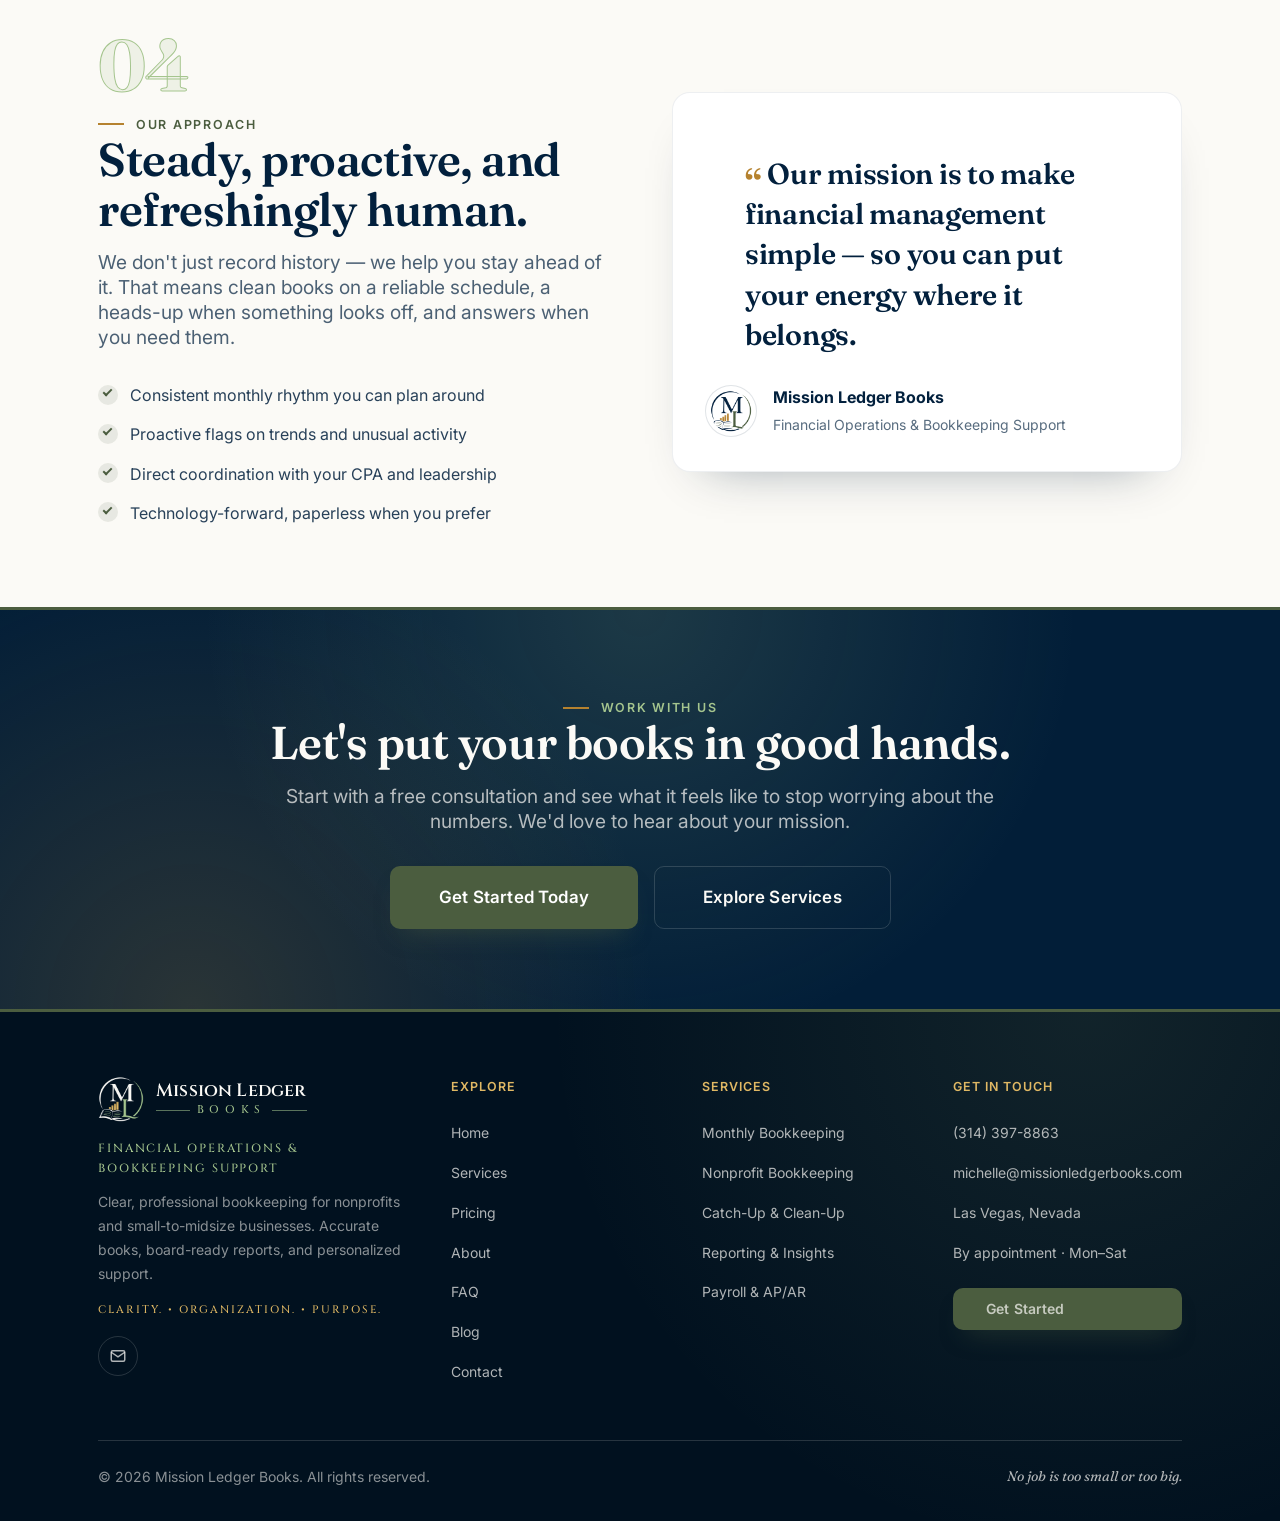
<file: about.html>
<!DOCTYPE html>
<html lang="en">
<head>
  <meta charset="UTF-8">
  <meta name="viewport" content="width=device-width, initial-scale=1.0">
  <title>About — Our Mission &amp; Approach | Mission Ledger Books</title>
  <meta name="description" content="Mission Ledger Books brings accuracy, personalized support, and genuine care to bookkeeping for nonprofits and small businesses. Learn about our mission, values, and how we work.">
  <link rel="canonical" href="https://missionledgerbooks.com/about">
  <meta property="og:title" content="About | Mission Ledger Books">
  <meta property="og:description" content="Accuracy, personalized support, and genuine care in every set of books.">
  <meta property="og:image" content="https://missionledgerbooks.com/assets/img/og-cover-v2.png">
  <meta name="twitter:card" content="summary_large_image">
  <meta name="twitter:image" content="https://missionledgerbooks.com/assets/img/og-cover-v2.png">
  <meta name="theme-color" content="#021E38">

  <!-- Favicons & app icons -->
  <link rel="icon" href="/favicon.ico" sizes="16x16 32x32 48x48">
  <link rel="icon" href="assets/img/tab-icon-32.png" type="image/png" sizes="32x32">
  <link rel="apple-touch-icon" href="assets/img/apple-touch-icon-v3.png">

  <link rel="preconnect" href="https://fonts.googleapis.com">
  <link rel="preconnect" href="https://fonts.gstatic.com" crossorigin>
  <link href="https://fonts.googleapis.com/css2?family=Fraunces:ital,opsz,wght@0,9..144,400;0,9..144,500;0,9..144,600;0,9..144,700;1,9..144,500;1,9..144,600&family=Cinzel:wght@500;600;700&family=Inter:wght@400;500;600;700&display=swap" rel="stylesheet">

  <link rel="stylesheet" href="assets/css/styles.css?v=15">
</head>
<body>
  <a class="skip-link" href="#main">Skip to content</a>

  <!-- ==================================================================
       SHARED HEADER  (byte-for-byte identical on every page)
       =================================================================== -->
  <header class="site-header">
    <div class="container">
      <a class="brand" href="index.html" aria-label="Mission Ledger Books — home">
        <img class="brand__logo" src="assets/img/logo-mark.png" width="46" height="46" alt="">
          <span class="brand__name">Mission Ledger<small>Books</small></span>
      </a>

      <nav class="nav" id="primary-nav" aria-label="Primary">
        <ul class="nav__links">
          <li><a href="index.html">Home</a></li>
          <li><a href="services.html">Services</a></li>
          <li><a href="pricing.html">Pricing</a></li>
          <li><a href="about.html" aria-current="page">About</a></li>
          <li><a href="faq.html">FAQ</a></li>
          <li><a href="blog.html">Blog</a></li>
          <li><a href="contact.html">Contact</a></li>
        </ul>
        <a class="btn btn--primary" href="contact.html">Get Started</a>
      </nav>

      <button class="nav-toggle" aria-label="Open menu" aria-expanded="false" aria-controls="primary-nav">
        <span></span><span></span><span></span>
      </button>
    </div>
  </header>

  <main id="main">

    <!-- ================================================================
         PAGE HERO
         ================================================================ -->
    <section class="page-hero page-hero--dark page-hero--center">
      <div class="container js-hero-fade">
        <p class="breadcrumb"><a href="index.html">Home</a><span aria-hidden="true">/</span>About</p>
        <p class="eyebrow">About Us</p>
        <h1>Numbers with a <span class="accent-serif">mission behind them.</span></h1>
        <p class="lead mt-4 mx-auto">
          We make financial management simple for the organizations doing good and building
          something real — with accuracy, clarity, and genuinely personal support.
        </p>
      </div>
    </section>

    <!-- ================================================================
         OUR STORY  (split)
         ================================================================ -->
    <section class="section section--paper" id="story">
      <div class="container">
        <div class="split">
          <div class="split__text reveal">
            <span class="section-index" aria-hidden="true">01</span>
            <p class="eyebrow">Our Story</p>
            <h2 class="h2">Founded on a simple belief.</h2>
            <p class="lead mt-4">
              Good work deserves good books. Too many nonprofits and small businesses run on
              spreadsheets held together with hope — and pay for it later in stress, scrambles, and
              missed opportunities.
            </p>
            <p class="mt-5" style="color: var(--ink-70);">
              We started Mission Ledger Books to change that. Our name says it plainly: your
              <strong class="text-green">mission</strong> comes first, and the <strong class="text-green">ledger</strong>
              exists to support it. We handle the numbers with precision and care so leaders can get
              back to what they do best — serving their communities and growing their businesses.
            </p>
            <p class="mt-5" style="color: var(--ink-70);">
              Whether it's a founder's very first set of books or a multi-fund nonprofit with grant
              reporting to manage, we bring the same standard to all of it. No job is too small or too big.
            </p>
          </div>

          <div class="split__media reveal" data-delay="1">
            <div class="card" style="background: var(--navy-deep); border-color: var(--paper-14); color: var(--paper);">
              <p class="eyebrow" style="color: var(--green-bright);">At a Glance</p>
              <div class="stats stats--3 mt-5" style="text-align:left; gap: var(--space-6);">
                <div>
                  <div class="stat__num" style="color: var(--green-bright);" data-count="20" data-suffix="+">20+</div>
                  <div class="stat__label" style="color: var(--paper-70);">Years of experience</div>
                </div>
                <div>
                  <div class="stat__num" style="color: var(--green-bright);" data-count="100" data-suffix="%">100%</div>
                  <div class="stat__label" style="color: var(--paper-70);">Focused on your books</div>
                </div>
                <div>
                  <div class="stat__num" style="color: var(--green-bright);" data-count="2" data-suffix="">2</div>
                  <div class="stat__label" style="color: var(--paper-70);">Specialties: nonprofits &amp; SMB</div>
                </div>
              </div>
              <hr class="rule-line" aria-hidden="true" style="margin-top: var(--space-6);">
              <p class="mt-5" style="color: var(--paper-70);">
                Proudly based in Las&nbsp;Vegas, Nevada — and working securely with clients across
                the country.
              </p>
            </div>
          </div>
        </div>
      </div>
    </section>

    <!-- ================================================================
         MEET THE FOUNDER
         ================================================================ -->
    <section class="section section--paper" id="founder">
      <div class="container">
        <div class="split">
          <div class="split__media reveal">
            <div class="founder-card founder-card--photo">
              <div class="founder-photo">
                <span class="founder-photo__fallback" aria-hidden="true">MD</span>
                <img src="assets/img/michelle-dodd.jpg" alt="Michelle Dodd, founder of Mission Ledger Books" width="900" height="900" decoding="async">
              </div>
              <h3 class="founder-name">Michelle Dodd</h3>
              <p class="founder-role">Founder &amp; Bookkeeping Professional</p>
              <div class="pill-row" style="justify-content:center;">
                <span class="pill">
                  <svg viewBox="0 0 24 24" fill="none" stroke="currentColor" stroke-width="2" stroke-linecap="round" stroke-linejoin="round"><path d="M12 22s8-4 8-10V5l-8-3-8 3v7c0 6 8 10 8 10z"/><path d="M9 12l2 2 4-4"/></svg>
                  Intuit-Certified in QuickBooks
                </span>
              </div>
              <ul class="founder-facts">
                <li>20+ years in accounting &amp; finance</li>
                <li>AP/AR, general ledger &amp; payroll</li>
                <li>Nonprofit &amp; small-business focus</li>
                <li>Based in Las Vegas, Nevada</li>
              </ul>
            </div>
          </div>

          <div class="split__text reveal" data-delay="1">
            <span class="section-index" aria-hidden="true">02</span>
            <p class="eyebrow">Meet the Founder</p>
            <h2 class="h2">Hi, I'm Michelle.</h2>
            <p class="lead mt-4">
              I've spent more than 20 years in accounting and finance — accounts payable and
              receivable, general ledger, reconciliations, financial reporting, and payroll — and I
              built Mission Ledger Books to put that experience to work for the businesses and
              nonprofits that need it most.
            </p>
            <p class="mt-5" style="color: var(--ink-70);">
              I'm Intuit-Certified in QuickBooks, with ongoing training in QuickBooks Online and
              Intuit's newest accounting and AI-powered tools — and I've worked hands-on across the
              major accounting and finance systems, so wherever your books live, I can meet you there.
            </p>
            <p class="mt-5" style="color: var(--ink-70);">
              My approach is simple: accurate records, clear communication, and dependable service.
              Keeping up with the financial side of a business is hard when you're already managing
              everything else — so my team and I take that off your shoulders, keep you organized, and
              give you real confidence in your numbers. No job is too small or too big.
            </p>
            <p class="founder-signature">Michelle Dodd</p>
            <div class="hero__actions mt-5">
              <a class="btn btn--primary" href="contact.html">Work With Michelle</a>
            </div>
          </div>
        </div>

        <!-- Systems & tools Michelle works across -->
        <div class="founder-systems reveal">
          <p class="eyebrow">Certified &amp; Fluent In</p>
          <div class="pill-row" style="justify-content:center;">
            <span class="pill">QuickBooks</span>
            <span class="pill">SAP Concur</span>
            <span class="pill">BlackLine</span>
            <span class="pill">Oracle NetSuite</span>
            <span class="pill">Sage Intacct</span>
            <span class="pill">Microsoft Dynamics GP</span>
          </div>
        </div>
      </div>
    </section>

    <!-- ================================================================
         VALUES
         ================================================================ -->
    <section class="section section--mist" id="values">
      <div class="container">
        <div class="section-head center reveal">
          <span class="section-index" aria-hidden="true">03</span>
          <p class="eyebrow">What We Stand For</p>
          <h2 class="h2">The values behind every entry.</h2>
          <hr class="rule-line" aria-hidden="true">
        </div>

        <div class="grid grid--2">
          <div class="feature-item card card--hover reveal">
            <span class="ic" aria-hidden="true">
              <svg viewBox="0 0 24 24" fill="none" stroke="currentColor" stroke-width="2" stroke-linecap="round" stroke-linejoin="round"><path d="M20 6L9 17l-5-5"/></svg>
            </span>
            <div><h3>Accuracy, always</h3><p>Reconciled to the penny and documented as we go. Trustworthy books are the whole point — we never cut corners to get there.</p></div>
          </div>
          <div class="feature-item card card--hover reveal" data-delay="1">
            <span class="ic" aria-hidden="true">
              <svg viewBox="0 0 24 24" fill="none" stroke="currentColor" stroke-width="2" stroke-linecap="round" stroke-linejoin="round"><path d="M21 15a2 2 0 0 1-2 2H7l-4 4V5a2 2 0 0 1 2-2h14a2 2 0 0 1 2 2z"/></svg>
            </span>
            <div><h3>Personalized support</h3><p>You get a real person who knows your organization by name — not a ticket number and a chatbot.</p></div>
          </div>
          <div class="feature-item card card--hover reveal">
            <span class="ic" aria-hidden="true">
              <svg viewBox="0 0 24 24" fill="none" stroke="currentColor" stroke-width="2" stroke-linecap="round" stroke-linejoin="round"><circle cx="12" cy="12" r="9"/><path d="M8 12l2.5 2.5L16 9"/></svg>
            </span>
            <div><h3>Clarity over complexity</h3><p>We translate the numbers into plain language, so you always understand exactly where you stand.</p></div>
          </div>
          <div class="feature-item card card--hover reveal" data-delay="1">
            <span class="ic" aria-hidden="true">
              <svg viewBox="0 0 24 24" fill="none" stroke="currentColor" stroke-width="2" stroke-linecap="round" stroke-linejoin="round"><path d="M12 22s8-4 8-10V5l-8-3-8 3v7c0 6 8 10 8 10z"/></svg>
            </span>
            <div><h3>Integrity &amp; confidentiality</h3><p>Your financial information is handled securely and treated with the discretion it deserves — every time.</p></div>
          </div>
        </div>
      </div>
    </section>

    <!-- ================================================================
         APPROACH  (navy)
         ================================================================ -->
    <section class="section section--paper" id="approach">
      <div class="container">
        <div class="split split--reverse">
          <div class="split__text reveal">
            <span class="section-index" aria-hidden="true" style="-webkit-text-stroke-color: var(--green-bright); color: var(--green-bright-15);">04</span>
            <p class="eyebrow">Our Approach</p>
            <h2 class="h2">Steady, proactive, and refreshingly human.</h2>
            <p class="lead mt-4">
              We don't just record history — we help you stay ahead of it. That means clean books on
              a reliable schedule, a heads-up when something looks off, and answers when you need them.
            </p>
            <ul class="checklist mt-6">
              <li>Consistent monthly rhythm you can plan around</li>
              <li>Proactive flags on trends and unusual activity</li>
              <li>Direct coordination with your CPA and leadership</li>
              <li>Technology-forward, paperless when you prefer</li>
            </ul>
          </div>
          <div class="split__media reveal" data-delay="1">
            <div class="card">
              <blockquote class="quote" style="font-size: clamp(1.3rem, 2.4vw, 1.8rem);">
                <span class="quote__mark" aria-hidden="true">“</span>Our mission is to make financial
                management simple — so you can put your energy where it belongs.
              </blockquote>
              <div class="quote-attr">
                <img class="avatar" src="assets/img/logo-mark.png" width="52" height="52" alt="">
                <div>
                  <strong>Mission Ledger Books</strong>
                  <span>Financial Operations &amp; Bookkeeping Support</span>
                </div>
              </div>
            </div>
          </div>
        </div>
      </div>
    </section>

    <!-- ================================================================
         CTA
         ================================================================ -->
    <section class="section cta-band reveal">
      <div class="container">
        <p class="eyebrow" style="justify-content:center;">Work With Us</p>
        <h2 class="h2">Let's put your books in good hands.</h2>
        <p class="lead">
          Start with a free consultation and see what it feels like to stop worrying about the
          numbers. We'd love to hear about your mission.
        </p>
        <div class="hero__actions">
          <a class="btn btn--primary btn--lg" href="contact.html">Get Started Today</a>
          <a class="btn btn--outline btn--lg" href="services.html">Explore Services</a>
        </div>
      </div>
    </section>

  </main>

  <!-- ==================================================================
       SHARED FOOTER  (byte-for-byte identical on every page)
       =================================================================== -->
  <footer class="site-footer">
    <div class="container">
      <div class="footer-grid">
        <div class="footer-brand">
          <a class="brand" href="index.html" aria-label="Mission Ledger Books — home">
            <img class="brand__logo" src="assets/img/logo-mark-light.png" width="46" height="46" alt="">
          <span class="brand__name">Mission Ledger<small>Books</small></span>
          </a>
          <p class="footer-descriptor">Financial Operations &amp; Bookkeeping Support</p>
          <p>Clear, professional bookkeeping for nonprofits and small-to-midsize businesses. Accurate books, board-ready reports, and personalized support.</p>
          <p class="footer-values">Clarity. &bull; Organization. &bull; Purpose.</p>
          <div class="footer-social">
            <a href="mailto:michelle@missionledgerbooks.com" aria-label="Email Mission Ledger Books">
              <svg viewBox="0 0 24 24" fill="none" stroke="currentColor" stroke-width="2" aria-hidden="true"><rect x="3" y="5" width="18" height="14" rx="2"/><path d="M3 7l9 6 9-6"/></svg>
            </a>
          </div>
        </div>

        <div class="footer-col">
          <p class="footer-title">Explore</p>
          <a href="index.html">Home</a>
          <a href="services.html">Services</a>
          <a href="pricing.html">Pricing</a>
          <a href="about.html">About</a>
          <a href="faq.html">FAQ</a>
          <a href="blog.html">Blog</a>
          <a href="contact.html">Contact</a>
        </div>

        <div class="footer-col">
          <p class="footer-title">Services</p>
          <a href="services.html">Monthly Bookkeeping</a>
          <a href="services.html">Nonprofit Bookkeeping</a>
          <a href="services.html">Catch-Up &amp; Clean-Up</a>
          <a href="services.html">Reporting &amp; Insights</a>
          <a href="services.html">Payroll &amp; AP/AR</a>
        </div>

        <div class="footer-col">
          <p class="footer-title">Get In Touch</p>
          <a href="tel:+13143978863">(314) 397-8863</a>
          <a href="mailto:michelle@missionledgerbooks.com">michelle@missionledgerbooks.com</a>
          <p>Las Vegas, Nevada</p>
          <p>By appointment · Mon–Sat</p>
          <a class="btn btn--primary mt-4" href="contact.html">Get Started</a>
        </div>
      </div>

      <div class="footer-bottom">
        <span>&copy; <span id="year">2026</span> Mission Ledger Books. All rights reserved.</span>
        <span class="tag">No job is too small or too big.</span>
      </div>
    </div>
  </footer>

  <script src="assets/js/main.js?v=14"></script>
</body>
</html>
</file>
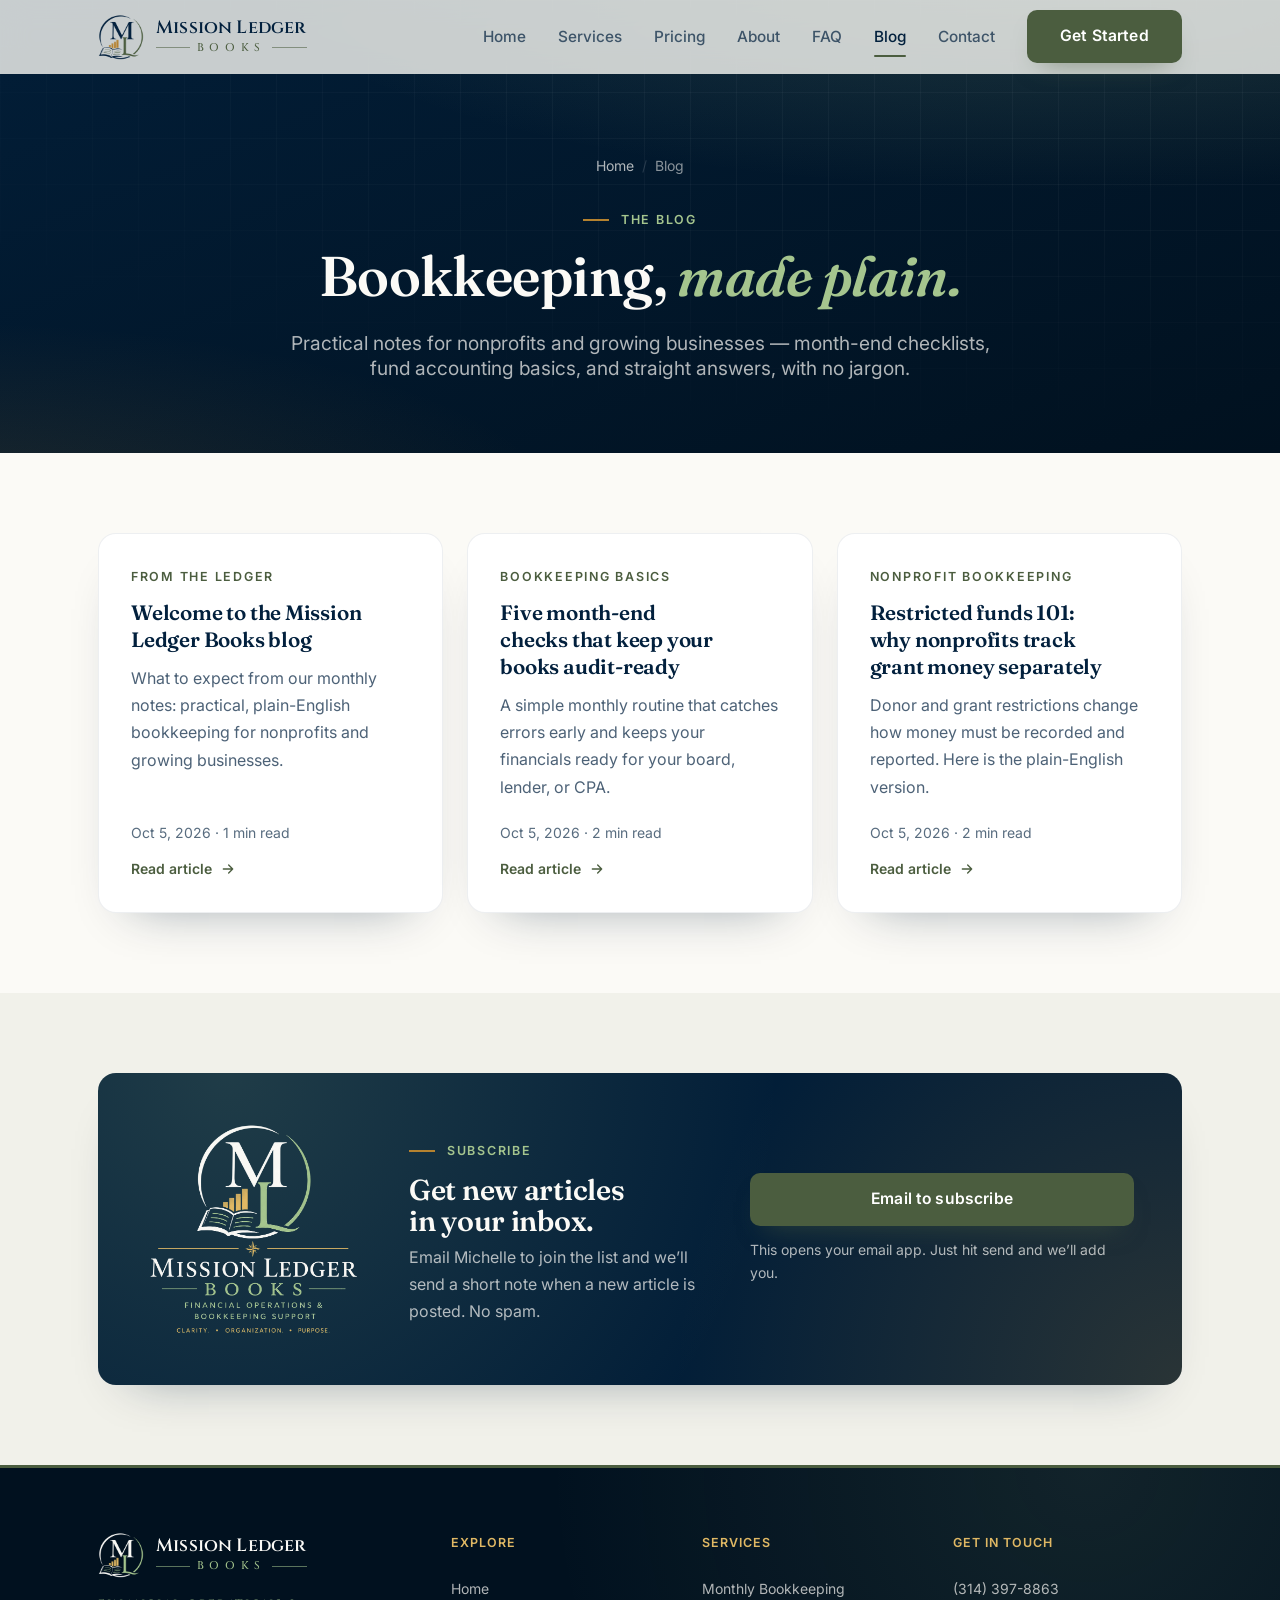
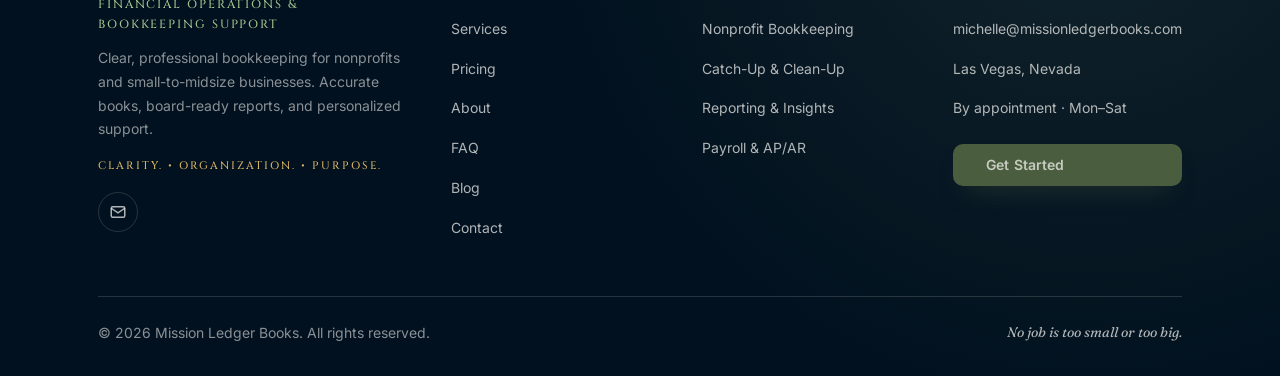
<file: blog.html>
<!DOCTYPE html>
<html lang="en">
<head>
  <meta charset="UTF-8">
  <meta name="viewport" content="width=device-width, initial-scale=1.0">
  <title>Blog — Plain-English Bookkeeping Tips | Mission Ledger Books</title>
  <meta name="description" content="Practical, plain-English bookkeeping tips for nonprofits and small businesses from Mission Ledger Books in Las Vegas — month-end checklists, fund accounting basics, and more.">
  <link rel="canonical" href="https://missionledgerbooks.com/blog">

  <meta property="og:type" content="website">
  <meta property="og:title" content="Blog — Plain-English Bookkeeping Tips | Mission Ledger Books">
  <meta property="og:description" content="Practical bookkeeping tips for nonprofits and growing businesses — no jargon, no fluff.">
  <meta property="og:url" content="https://missionledgerbooks.com/blog">
  <meta property="og:image" content="https://missionledgerbooks.com/assets/img/og-cover-v2.png">
  <meta property="og:image:width" content="1200">
  <meta property="og:image:height" content="630">
  <meta name="twitter:card" content="summary_large_image">
  <meta name="twitter:image" content="https://missionledgerbooks.com/assets/img/og-cover-v2.png">
  <meta name="theme-color" content="#021E38">

  <link rel="icon" href="/favicon.ico" sizes="16x16 32x32 48x48">
  <link rel="icon" href="assets/img/tab-icon-32.png" type="image/png" sizes="32x32">
  <link rel="apple-touch-icon" href="assets/img/apple-touch-icon-v3.png">

  <!-- Fonts: Fraunces (display serif) + Inter (body) -->
  <link rel="preconnect" href="https://fonts.googleapis.com">
  <link rel="preconnect" href="https://fonts.gstatic.com" crossorigin>
  <link href="https://fonts.googleapis.com/css2?family=Fraunces:ital,opsz,wght@0,9..144,400;0,9..144,500;0,9..144,600;0,9..144,700;1,9..144,500;1,9..144,600&family=Cinzel:wght@500;600;700&family=Inter:wght@400;500;600;700&display=swap" rel="stylesheet">

  <link rel="stylesheet" href="assets/css/styles.css?v=15">
</head>
<body>
  <a class="skip-link" href="#main">Skip to content</a>

  <!-- ==================================================================
       SHARED HEADER  (byte-for-byte identical on every page)
       =================================================================== -->
  <header class="site-header">
    <div class="container">
      <a class="brand" href="index.html" aria-label="Mission Ledger Books — home">
        <img class="brand__logo" src="assets/img/logo-mark.png" width="46" height="46" alt="">
          <span class="brand__name">Mission Ledger<small>Books</small></span>
      </a>

      <nav class="nav" id="primary-nav" aria-label="Primary">
        <ul class="nav__links">
          <li><a href="index.html">Home</a></li>
          <li><a href="services.html">Services</a></li>
          <li><a href="pricing.html">Pricing</a></li>
          <li><a href="about.html">About</a></li>
          <li><a href="faq.html">FAQ</a></li>
          <li><a href="blog.html" aria-current="page">Blog</a></li>
          <li><a href="contact.html">Contact</a></li>
        </ul>
        <a class="btn btn--primary" href="contact.html">Get Started</a>
      </nav>

      <button class="nav-toggle" aria-label="Open menu" aria-expanded="false" aria-controls="primary-nav">
        <span></span><span></span><span></span>
      </button>
    </div>
  </header>

  <main id="main">

    <!-- ================================================================
         PAGE HERO
         ================================================================ -->
    <section class="page-hero page-hero--dark page-hero--center">
      <div class="container js-hero-fade">
        <p class="breadcrumb"><a href="index.html">Home</a><span aria-hidden="true">/</span>Blog</p>
        <p class="eyebrow">The Blog</p>
        <h1>Bookkeeping, <span class="accent-serif">made plain.</span></h1>
        <p class="lead mt-4 mx-auto">
          Practical notes for nonprofits and growing businesses — month-end checklists, fund
          accounting basics, and straight answers, with no jargon.
        </p>
      </div>
    </section>

    <!-- ================================================================
         ALL ARTICLES  (filled from blog/posts.json — newest first)
         ================================================================ -->
    <section class="section section--paper" id="articles">
      <div class="container">
        <h2 class="sr-only">All articles</h2>
        <div class="grid grid--3" data-blog-list data-src="blog/posts.json" data-base="blog/">
          <noscript><p class="post-empty">Turn on JavaScript to see our articles, or <a class="text-green" href="contact.html">get in touch</a> with a question.</p></noscript>
        </div>
      </div>
    </section>

    <!-- ================================================================
         SUBSCRIBE
         ================================================================ -->
    <section class="section section--mist" id="subscribe">
      <div class="container">
        <div class="subscribe reveal">
          <div class="subscribe__logo">
            <img src="assets/img/logo-full-light.png" width="215" height="215" loading="lazy" alt="Mission Ledger Books — Financial Operations &amp; Bookkeeping Support">
          </div>
          <div>
            <p class="eyebrow">Subscribe</p>
            <h3 class="h3">Get new articles in your inbox.</h3>
            <p>Email Michelle to join the list and we&rsquo;ll send a short note when a new article is posted. No spam.</p>
          </div>
          <div class="subscribe__form">
            <a class="btn btn--primary btn--block" href="mailto:michelle@missionledgerbooks.com?subject=Please%20add%20me%20to%20your%20list&amp;body=Hi%20Michelle%2C%0A%0APlease%20add%20me%20to%20your%20list%20for%20new%20articles.%0A%0AName%3A%0AOrganization%3A%0A">Email to subscribe</a>
            <p class="subscribe__note">This opens your email app. Just hit send and we&rsquo;ll add you.</p>
          </div>
        </div>
      </div>
    </section>

  </main>

  <!-- ==================================================================
       SHARED FOOTER  (byte-for-byte identical on every page)
       =================================================================== -->
  <footer class="site-footer">
    <div class="container">
      <div class="footer-grid">
        <div class="footer-brand">
          <a class="brand" href="index.html" aria-label="Mission Ledger Books — home">
            <img class="brand__logo" src="assets/img/logo-mark-light.png" width="46" height="46" alt="">
          <span class="brand__name">Mission Ledger<small>Books</small></span>
          </a>
          <p class="footer-descriptor">Financial Operations &amp; Bookkeeping Support</p>
          <p>Clear, professional bookkeeping for nonprofits and small-to-midsize businesses. Accurate books, board-ready reports, and personalized support.</p>
          <p class="footer-values">Clarity. &bull; Organization. &bull; Purpose.</p>
          <div class="footer-social">
            <a href="mailto:michelle@missionledgerbooks.com" aria-label="Email Mission Ledger Books">
              <svg viewBox="0 0 24 24" fill="none" stroke="currentColor" stroke-width="2" aria-hidden="true"><rect x="3" y="5" width="18" height="14" rx="2"/><path d="M3 7l9 6 9-6"/></svg>
            </a>
          </div>
        </div>

        <div class="footer-col">
          <p class="footer-title">Explore</p>
          <a href="index.html">Home</a>
          <a href="services.html">Services</a>
          <a href="pricing.html">Pricing</a>
          <a href="about.html">About</a>
          <a href="faq.html">FAQ</a>
          <a href="blog.html">Blog</a>
          <a href="contact.html">Contact</a>
        </div>

        <div class="footer-col">
          <p class="footer-title">Services</p>
          <a href="services.html">Monthly Bookkeeping</a>
          <a href="services.html">Nonprofit Bookkeeping</a>
          <a href="services.html">Catch-Up &amp; Clean-Up</a>
          <a href="services.html">Reporting &amp; Insights</a>
          <a href="services.html">Payroll &amp; AP/AR</a>
        </div>

        <div class="footer-col">
          <p class="footer-title">Get In Touch</p>
          <a href="tel:+13143978863">(314) 397-8863</a>
          <a href="mailto:michelle@missionledgerbooks.com">michelle@missionledgerbooks.com</a>
          <p>Las Vegas, Nevada</p>
          <p>By appointment · Mon–Sat</p>
          <a class="btn btn--primary mt-4" href="contact.html">Get Started</a>
        </div>
      </div>

      <div class="footer-bottom">
        <span>&copy; <span id="year">2026</span> Mission Ledger Books. All rights reserved.</span>
        <span class="tag">No job is too small or too big.</span>
      </div>
    </div>
  </footer>

  <script src="assets/js/main.js?v=14"></script>
</body>
</html>
</file>
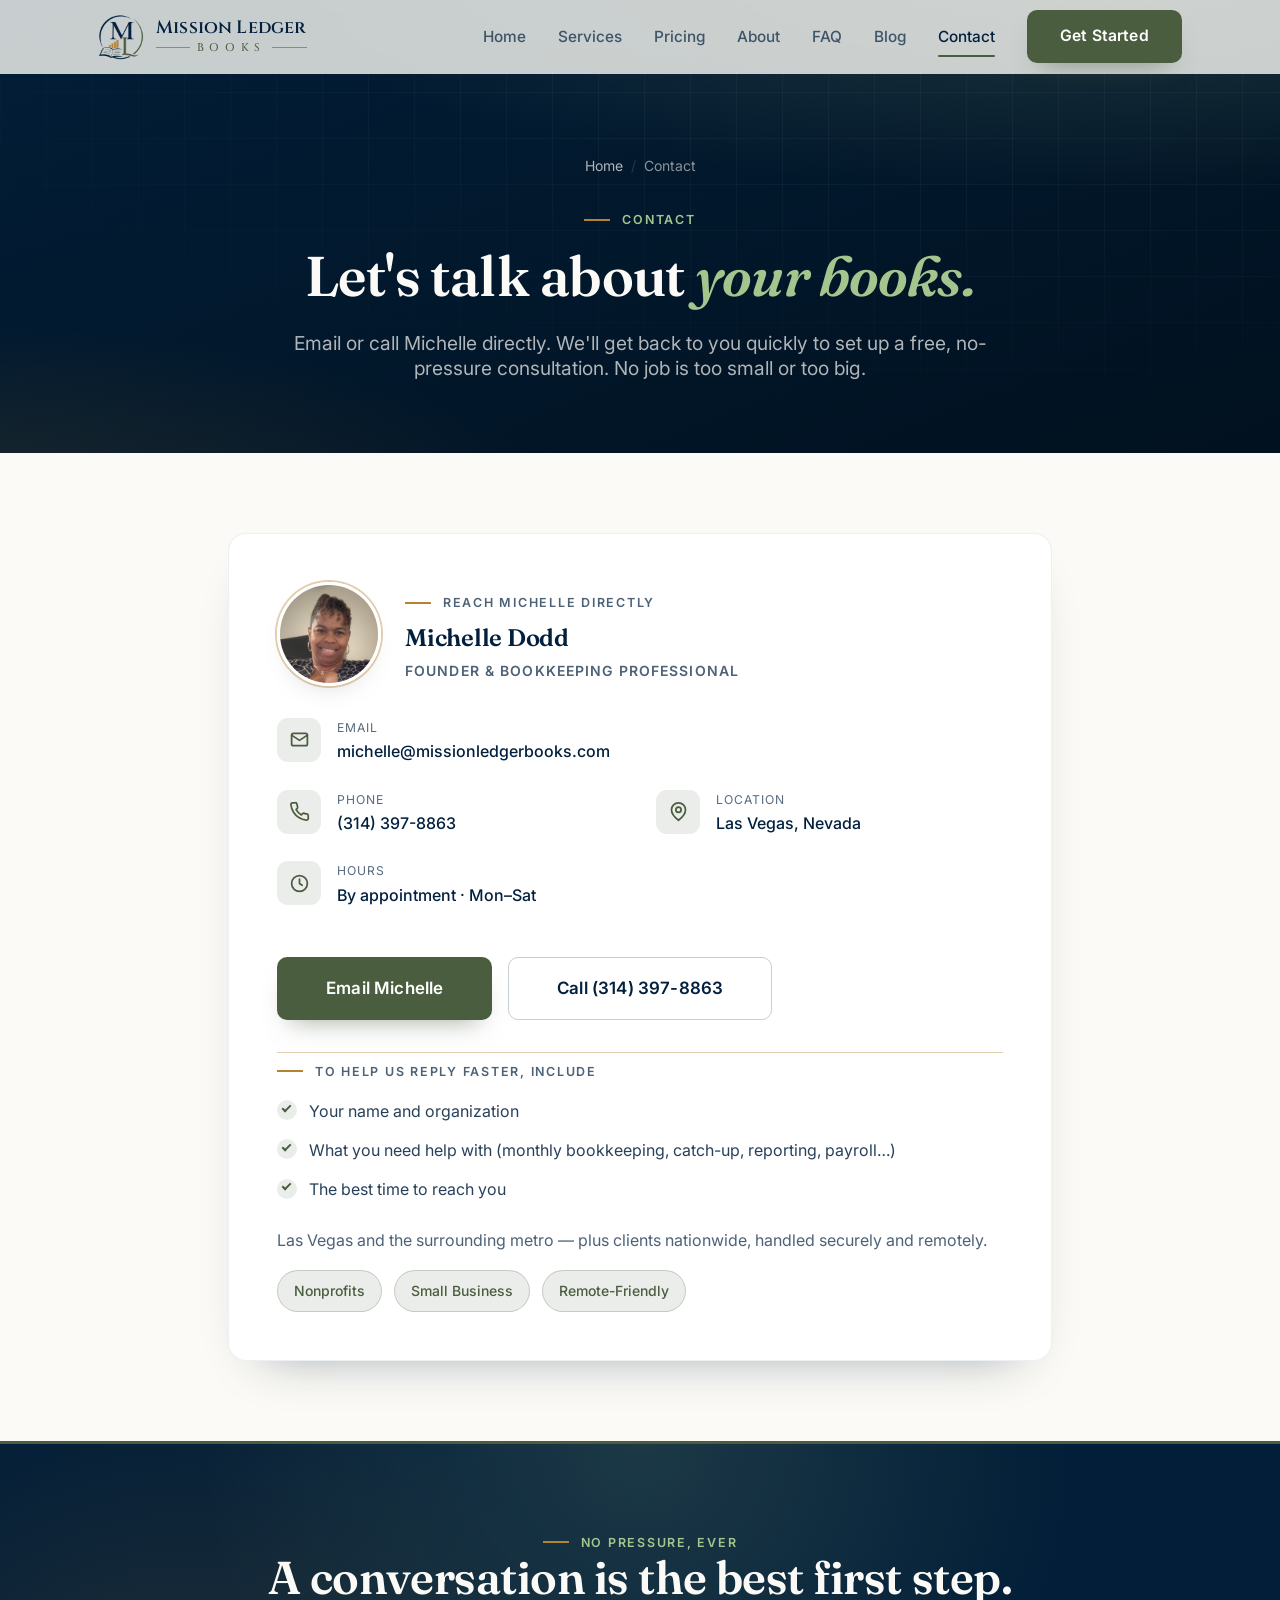
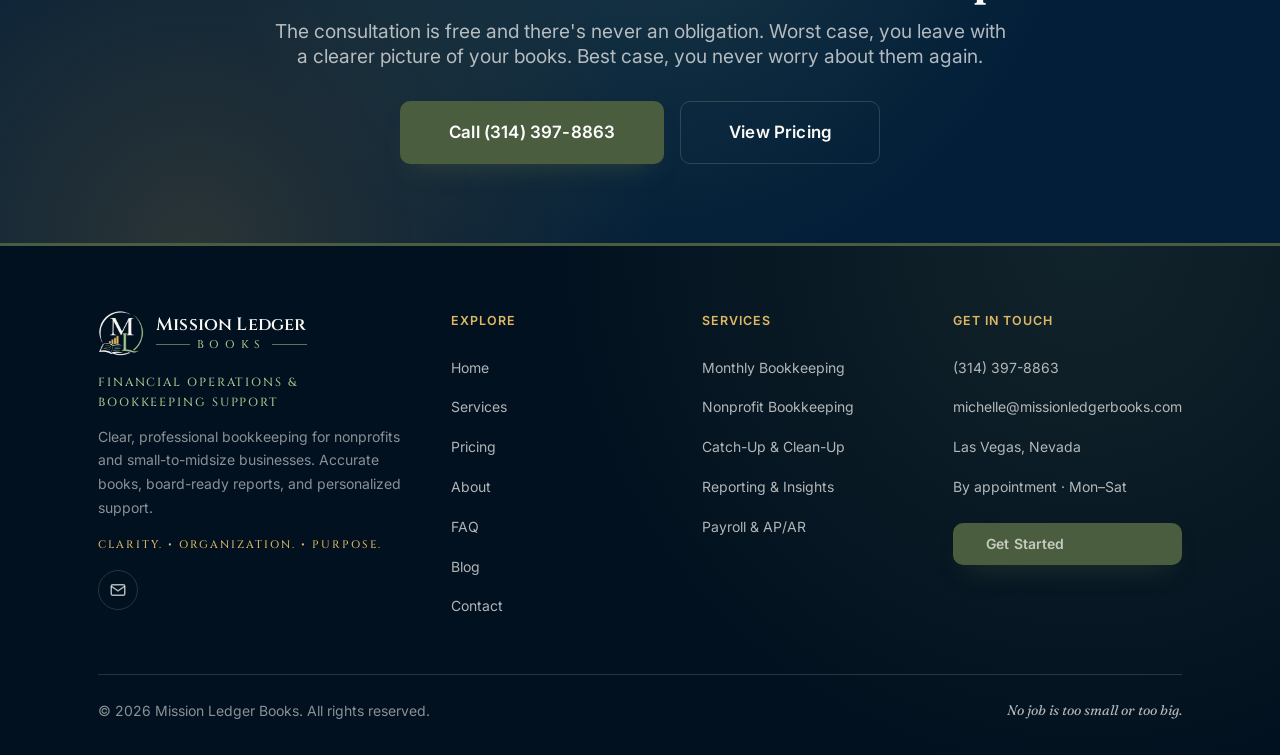
<file: contact.html>
<!DOCTYPE html>
<html lang="en">
<head>
  <meta charset="UTF-8">
  <meta name="viewport" content="width=device-width, initial-scale=1.0">
  <title>Contact — Book a Free Consultation | Mission Ledger Books</title>
  <meta name="description" content="Email or call Michelle Dodd at Mission Ledger Books to set up a free bookkeeping consultation. Serving nonprofits and small businesses in Las Vegas and nationwide. Call (314) 397-8863.">
  <link rel="canonical" href="https://missionledgerbooks.com/contact">
  <meta property="og:title" content="Contact | Mission Ledger Books">
  <meta property="og:description" content="Email or call Michelle for a free bookkeeping consultation. No job too small or too big.">
  <meta property="og:image" content="https://missionledgerbooks.com/assets/img/og-cover-v2.png">
  <meta name="twitter:card" content="summary_large_image">
  <meta name="twitter:image" content="https://missionledgerbooks.com/assets/img/og-cover-v2.png">
  <meta name="theme-color" content="#021E38">

  <!-- Favicons & app icons -->
  <link rel="icon" href="/favicon.ico" sizes="16x16 32x32 48x48">
  <link rel="icon" href="assets/img/tab-icon-32.png" type="image/png" sizes="32x32">
  <link rel="apple-touch-icon" href="assets/img/apple-touch-icon-v3.png">

  <link rel="preconnect" href="https://fonts.googleapis.com">
  <link rel="preconnect" href="https://fonts.gstatic.com" crossorigin>
  <link href="https://fonts.googleapis.com/css2?family=Fraunces:ital,opsz,wght@0,9..144,400;0,9..144,500;0,9..144,600;0,9..144,700;1,9..144,500;1,9..144,600&family=Cinzel:wght@500;600;700&family=Inter:wght@400;500;600;700&display=swap" rel="stylesheet">

  <link rel="stylesheet" href="assets/css/styles.css?v=15">
</head>
<body>
  <a class="skip-link" href="#main">Skip to content</a>

  <!-- ==================================================================
       SHARED HEADER  (byte-for-byte identical on every page)
       =================================================================== -->
  <header class="site-header">
    <div class="container">
      <a class="brand" href="index.html" aria-label="Mission Ledger Books — home">
        <img class="brand__logo" src="assets/img/logo-mark.png" width="46" height="46" alt="">
          <span class="brand__name">Mission Ledger<small>Books</small></span>
      </a>

      <nav class="nav" id="primary-nav" aria-label="Primary">
        <ul class="nav__links">
          <li><a href="index.html">Home</a></li>
          <li><a href="services.html">Services</a></li>
          <li><a href="pricing.html">Pricing</a></li>
          <li><a href="about.html">About</a></li>
          <li><a href="faq.html">FAQ</a></li>
          <li><a href="blog.html">Blog</a></li>
          <li><a href="contact.html" aria-current="page">Contact</a></li>
        </ul>
        <a class="btn btn--primary" href="contact.html">Get Started</a>
      </nav>

      <button class="nav-toggle" aria-label="Open menu" aria-expanded="false" aria-controls="primary-nav">
        <span></span><span></span><span></span>
      </button>
    </div>
  </header>

  <main id="main">

    <!-- ================================================================
         PAGE HERO
         ================================================================ -->
    <section class="page-hero page-hero--dark page-hero--center">
      <div class="container js-hero-fade">
        <p class="breadcrumb"><a href="index.html">Home</a><span aria-hidden="true">/</span>Contact</p>
        <p class="eyebrow">Contact</p>
        <h1>Let's talk about <span class="accent-serif">your books.</span></h1>
        <p class="lead mt-4 mx-auto">
          Email or call Michelle directly. We'll get back to you quickly to set up a free,
          no-pressure consultation. No job is too small or too big.
        </p>
      </div>
    </section>

    <!-- ================================================================
         CONTACT CARD  (no form — visitors email or call Michelle directly)
         ================================================================ -->
    <section class="section section--paper">
      <div class="container container--narrow">
        <div class="card contact-card reveal">
          <div class="contact-card__head">
            <img class="contact-card__photo" src="assets/img/michelle-dodd.jpg" alt="Michelle Dodd, founder of Mission Ledger Books" width="160" height="160" decoding="async">
            <div>
              <p class="eyebrow">Reach Michelle Directly</p>
              <h2 class="h3 mt-3">Michelle Dodd</h2>
              <p class="founder-role">Founder &amp; Bookkeeping Professional</p>
            </div>
          </div>

          <ul class="contact-list contact-card__list">
            <li>
              <span class="ic" aria-hidden="true">
                <svg viewBox="0 0 24 24" fill="none" stroke="currentColor" stroke-width="2" stroke-linecap="round" stroke-linejoin="round"><rect x="3" y="5" width="18" height="14" rx="2"/><path d="M3 7l9 6 9-6"/></svg>
              </span>
              <div>
                <div class="label">Email</div>
                <a href="mailto:michelle@missionledgerbooks.com">michelle@missionledgerbooks.com</a>
              </div>
            </li>
            <li>
              <span class="ic" aria-hidden="true">
                <svg viewBox="0 0 24 24" fill="none" stroke="currentColor" stroke-width="2" stroke-linecap="round" stroke-linejoin="round"><path d="M22 16.9v3a2 2 0 0 1-2.2 2 19.8 19.8 0 0 1-8.6-3 19.5 19.5 0 0 1-6-6 19.8 19.8 0 0 1-3-8.6A2 2 0 0 1 4.1 2h3a2 2 0 0 1 2 1.7c.1 1 .4 1.9.7 2.8a2 2 0 0 1-.5 2.1L8.1 9.9a16 16 0 0 0 6 6l1.3-1.3a2 2 0 0 1 2.1-.5c.9.3 1.8.6 2.8.7a2 2 0 0 1 1.7 2z"/></svg>
              </span>
              <div>
                <div class="label">Phone</div>
                <a href="tel:+13143978863">(314) 397-8863</a>
              </div>
            </li>
            <li>
              <span class="ic" aria-hidden="true">
                <svg viewBox="0 0 24 24" fill="none" stroke="currentColor" stroke-width="2" stroke-linecap="round" stroke-linejoin="round"><path d="M20 10c0 6-8 12-8 12s-8-6-8-12a8 8 0 0 1 16 0z"/><circle cx="12" cy="10" r="3"/></svg>
              </span>
              <div>
                <div class="label">Location</div>
                <span class="val">Las Vegas, Nevada</span>
              </div>
            </li>
            <li>
              <span class="ic" aria-hidden="true">
                <svg viewBox="0 0 24 24" fill="none" stroke="currentColor" stroke-width="2" stroke-linecap="round" stroke-linejoin="round"><circle cx="12" cy="12" r="9"/><path d="M12 7v5l3 2"/></svg>
              </span>
              <div>
                <div class="label">Hours</div>
                <span class="val">By appointment · Mon–Sat</span>
              </div>
            </li>
          </ul>

          <div class="hero__actions contact-card__actions">
            <a class="btn btn--primary btn--lg" href="mailto:michelle@missionledgerbooks.com?subject=Free%20consultation%20request&amp;body=Hi%20Michelle%2C%0A%0AName%3A%0AOrganization%3A%0AWhat%20I%20need%20help%20with%3A%0ABest%20time%20to%20talk%3A%0A">Email Michelle</a>
            <a class="btn btn--outline btn--lg" href="tel:+13143978863">Call (314) 397-8863</a>
          </div>

          <hr class="rule-line" aria-hidden="true">

          <div class="contact-card__tips">
            <p class="eyebrow">To help us reply faster, include</p>
            <ul class="checklist mt-4">
              <li>Your name and organization</li>
              <li>What you need help with (monthly bookkeeping, catch-up, reporting, payroll&hellip;)</li>
              <li>The best time to reach you</li>
            </ul>
            <p class="mt-5" style="color: var(--ink-70);">
              Las Vegas and the surrounding metro &mdash; plus clients nationwide, handled securely and remotely.
            </p>
            <div class="pill-row mt-4">
              <span class="pill">Nonprofits</span>
              <span class="pill">Small Business</span>
              <span class="pill">Remote-Friendly</span>
            </div>
          </div>
        </div>
      </div>
    </section>

    <!-- ================================================================
         CLOSING CTA BAND
         ================================================================ -->
    <section class="section cta-band reveal">
      <div class="container">
        <p class="eyebrow" style="justify-content:center;">No Pressure, Ever</p>
        <h2 class="h2">A conversation is the best first step.</h2>
        <p class="lead">
          The consultation is free and there's never an obligation. Worst case, you leave with a
          clearer picture of your books. Best case, you never worry about them again.
        </p>
        <div class="hero__actions">
          <a class="btn btn--primary btn--lg" href="tel:+13143978863">Call (314) 397-8863</a>
          <a class="btn btn--outline btn--lg" href="pricing.html">View Pricing</a>
        </div>
      </div>
    </section>

  </main>

  <!-- ==================================================================
       SHARED FOOTER  (byte-for-byte identical on every page)
       =================================================================== -->
  <footer class="site-footer">
    <div class="container">
      <div class="footer-grid">
        <div class="footer-brand">
          <a class="brand" href="index.html" aria-label="Mission Ledger Books — home">
            <img class="brand__logo" src="assets/img/logo-mark-light.png" width="46" height="46" alt="">
          <span class="brand__name">Mission Ledger<small>Books</small></span>
          </a>
          <p class="footer-descriptor">Financial Operations &amp; Bookkeeping Support</p>
          <p>Clear, professional bookkeeping for nonprofits and small-to-midsize businesses. Accurate books, board-ready reports, and personalized support.</p>
          <p class="footer-values">Clarity. &bull; Organization. &bull; Purpose.</p>
          <div class="footer-social">
            <a href="mailto:michelle@missionledgerbooks.com" aria-label="Email Mission Ledger Books">
              <svg viewBox="0 0 24 24" fill="none" stroke="currentColor" stroke-width="2" aria-hidden="true"><rect x="3" y="5" width="18" height="14" rx="2"/><path d="M3 7l9 6 9-6"/></svg>
            </a>
          </div>
        </div>

        <div class="footer-col">
          <p class="footer-title">Explore</p>
          <a href="index.html">Home</a>
          <a href="services.html">Services</a>
          <a href="pricing.html">Pricing</a>
          <a href="about.html">About</a>
          <a href="faq.html">FAQ</a>
          <a href="blog.html">Blog</a>
          <a href="contact.html">Contact</a>
        </div>

        <div class="footer-col">
          <p class="footer-title">Services</p>
          <a href="services.html">Monthly Bookkeeping</a>
          <a href="services.html">Nonprofit Bookkeeping</a>
          <a href="services.html">Catch-Up &amp; Clean-Up</a>
          <a href="services.html">Reporting &amp; Insights</a>
          <a href="services.html">Payroll &amp; AP/AR</a>
        </div>

        <div class="footer-col">
          <p class="footer-title">Get In Touch</p>
          <a href="tel:+13143978863">(314) 397-8863</a>
          <a href="mailto:michelle@missionledgerbooks.com">michelle@missionledgerbooks.com</a>
          <p>Las Vegas, Nevada</p>
          <p>By appointment · Mon–Sat</p>
          <a class="btn btn--primary mt-4" href="contact.html">Get Started</a>
        </div>
      </div>

      <div class="footer-bottom">
        <span>&copy; <span id="year">2026</span> Mission Ledger Books. All rights reserved.</span>
        <span class="tag">No job is too small or too big.</span>
      </div>
    </div>
  </footer>

  <script src="assets/js/main.js?v=14"></script>
</body>
</html>
</file>
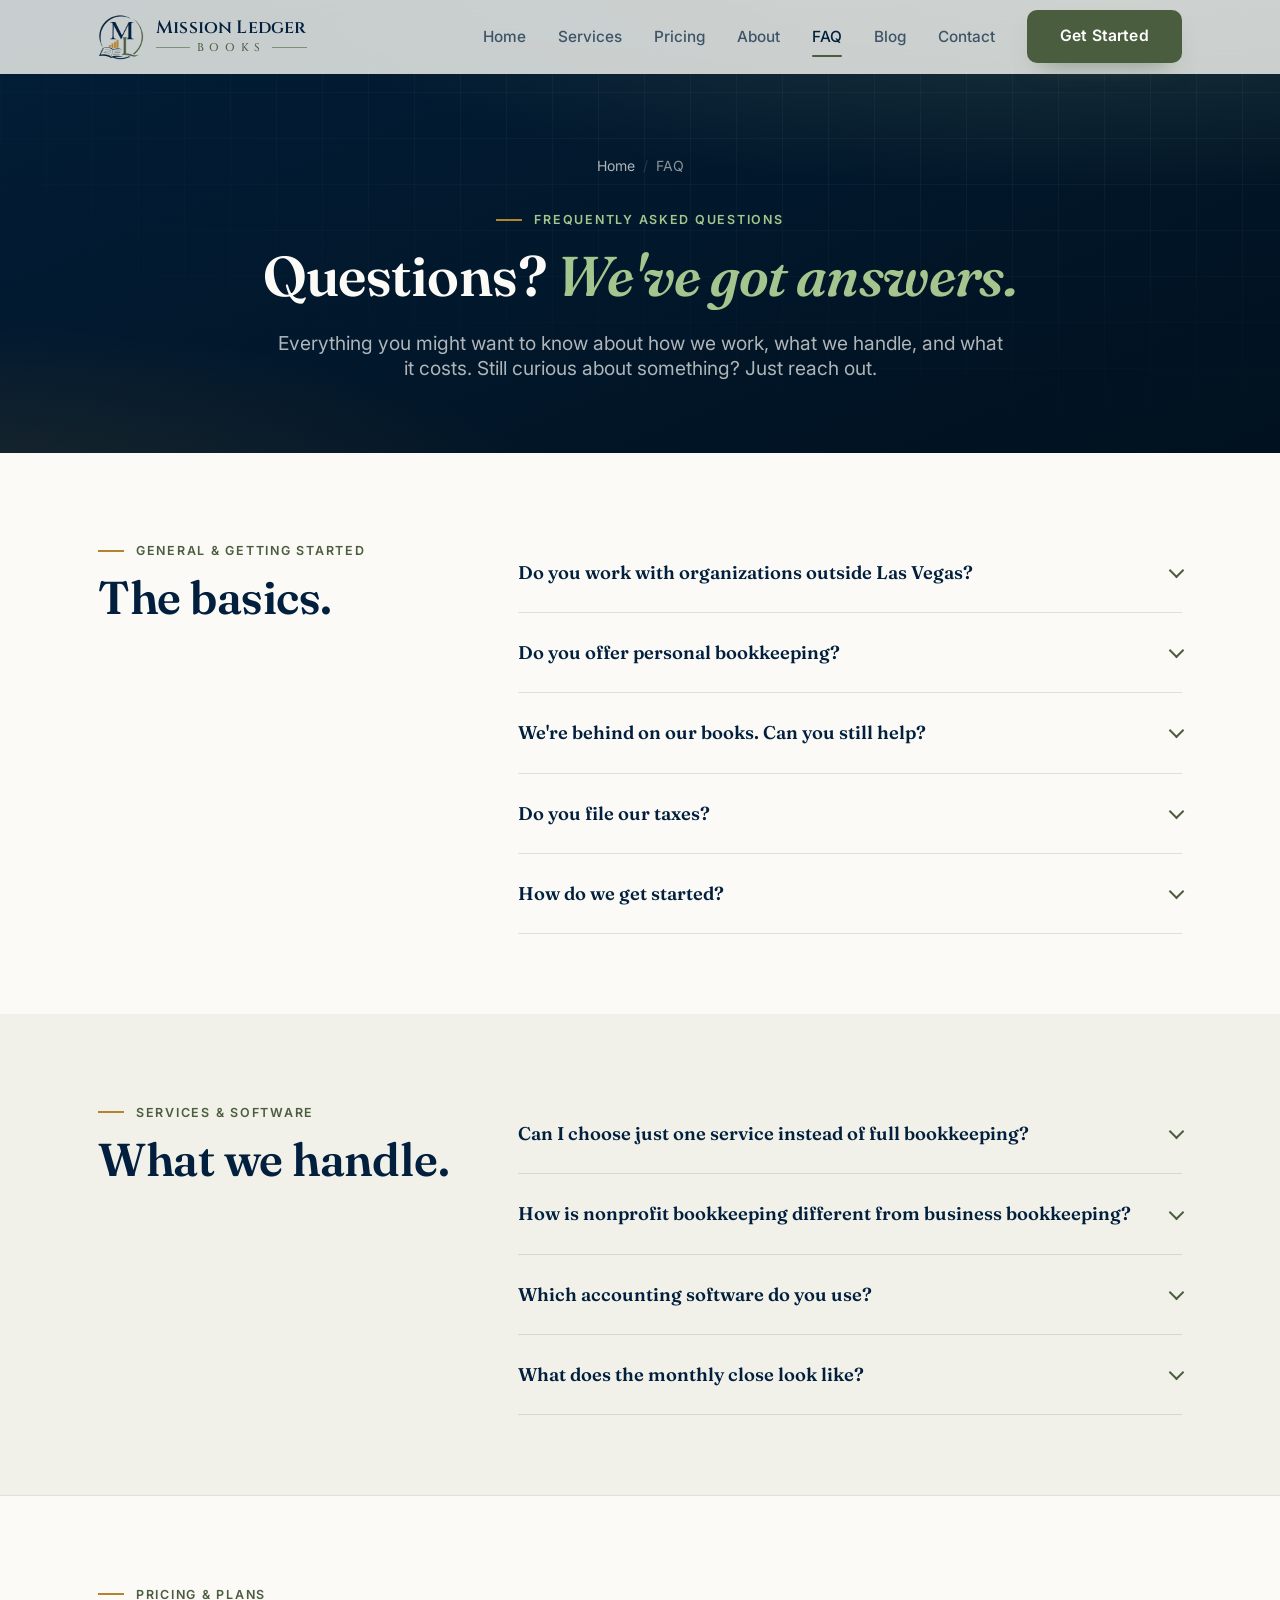
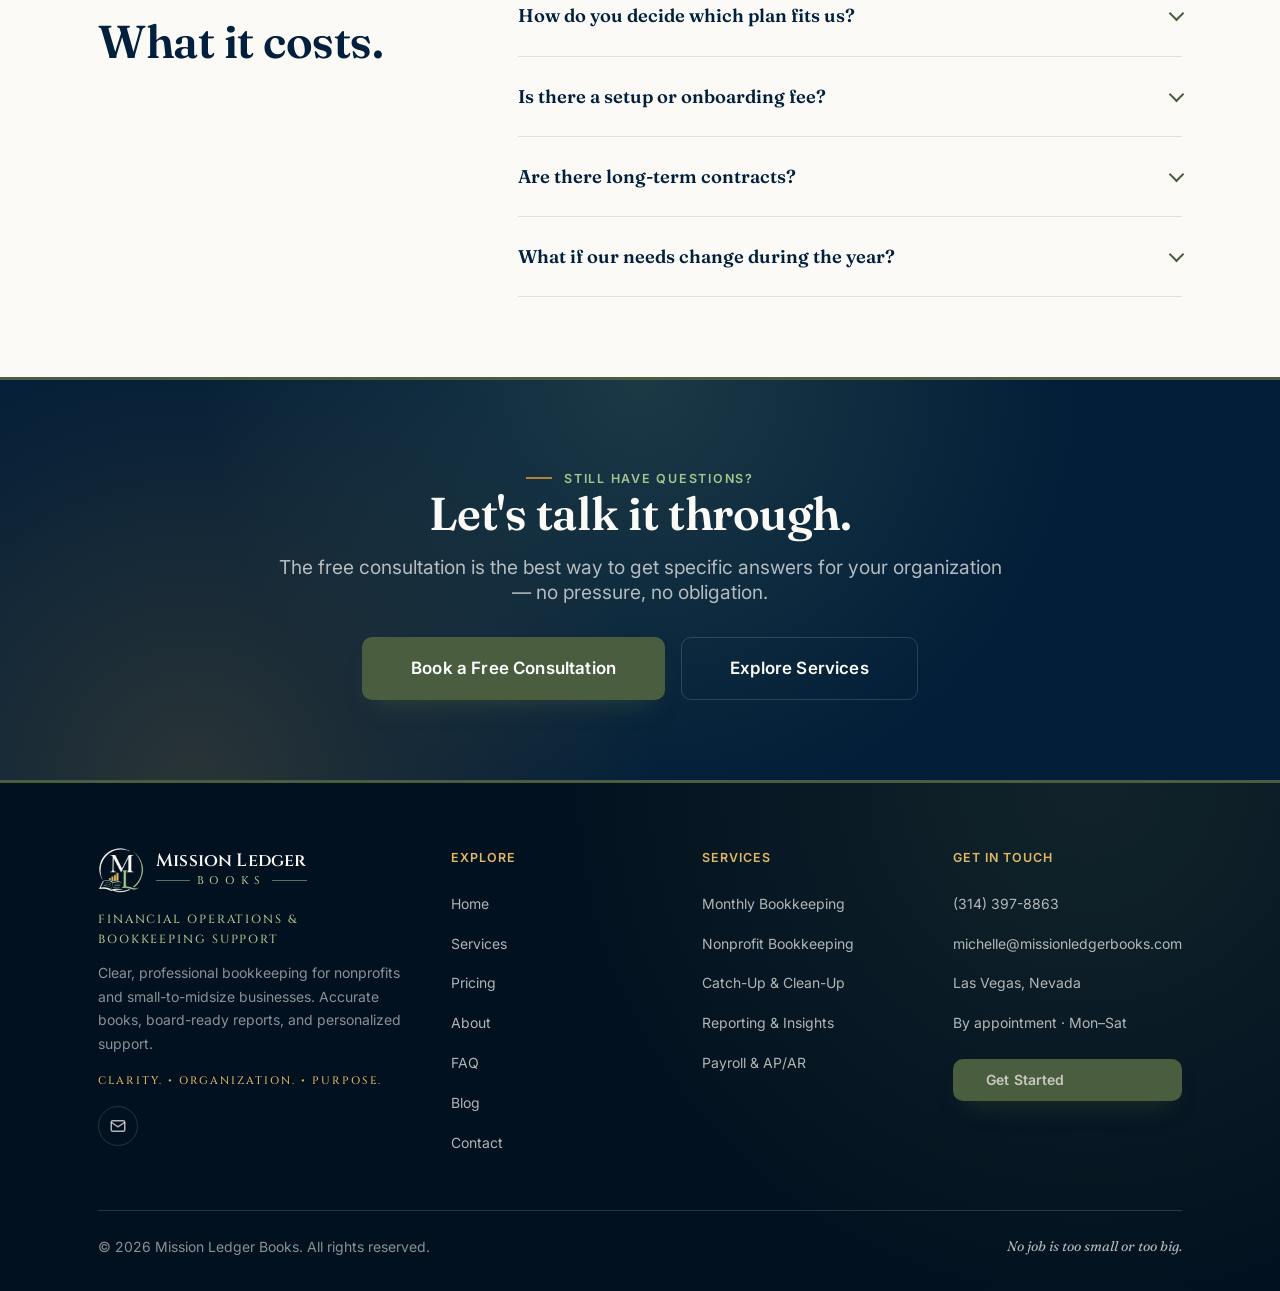
<file: faq.html>
<!DOCTYPE html>
<html lang="en">
<head>
  <meta charset="UTF-8">
  <meta name="viewport" content="width=device-width, initial-scale=1.0">
  <title>FAQ — Common Bookkeeping Questions | Mission Ledger Books</title>
  <meta name="description" content="Answers to common questions about Mission Ledger Books — how we work, our services and software, pricing and plans, and how to get started with professional bookkeeping.">
  <link rel="canonical" href="https://missionledgerbooks.com/faq">
  <meta property="og:title" content="FAQ | Mission Ledger Books">
  <meta property="og:description" content="Common questions about our bookkeeping services, software, pricing, and getting started.">
  <meta property="og:image" content="https://missionledgerbooks.com/assets/img/og-cover-v2.png">
  <meta name="twitter:card" content="summary_large_image">
  <meta name="twitter:image" content="https://missionledgerbooks.com/assets/img/og-cover-v2.png">
  <meta name="theme-color" content="#021E38">

  <!-- Favicons & app icons -->
  <link rel="icon" href="/favicon.ico" sizes="16x16 32x32 48x48">
  <link rel="icon" href="assets/img/tab-icon-32.png" type="image/png" sizes="32x32">
  <link rel="apple-touch-icon" href="assets/img/apple-touch-icon-v3.png">

  <link rel="preconnect" href="https://fonts.googleapis.com">
  <link rel="preconnect" href="https://fonts.gstatic.com" crossorigin>
  <link href="https://fonts.googleapis.com/css2?family=Fraunces:ital,opsz,wght@0,9..144,400;0,9..144,500;0,9..144,600;0,9..144,700;1,9..144,500;1,9..144,600&family=Cinzel:wght@500;600;700&family=Inter:wght@400;500;600;700&display=swap" rel="stylesheet">

  <link rel="stylesheet" href="assets/css/styles.css?v=15">
</head>
<body>
  <a class="skip-link" href="#main">Skip to content</a>

  <!-- ==================================================================
       SHARED HEADER  (byte-for-byte identical on every page)
       =================================================================== -->
  <header class="site-header">
    <div class="container">
      <a class="brand" href="index.html" aria-label="Mission Ledger Books — home">
        <img class="brand__logo" src="assets/img/logo-mark.png" width="46" height="46" alt="">
          <span class="brand__name">Mission Ledger<small>Books</small></span>
      </a>

      <nav class="nav" id="primary-nav" aria-label="Primary">
        <ul class="nav__links">
          <li><a href="index.html">Home</a></li>
          <li><a href="services.html">Services</a></li>
          <li><a href="pricing.html">Pricing</a></li>
          <li><a href="about.html">About</a></li>
          <li><a href="faq.html" aria-current="page">FAQ</a></li>
          <li><a href="blog.html">Blog</a></li>
          <li><a href="contact.html">Contact</a></li>
        </ul>
        <a class="btn btn--primary" href="contact.html">Get Started</a>
      </nav>

      <button class="nav-toggle" aria-label="Open menu" aria-expanded="false" aria-controls="primary-nav">
        <span></span><span></span><span></span>
      </button>
    </div>
  </header>

  <main id="main">

    <!-- ================================================================
         PAGE HERO  (dark, centered)
         ================================================================ -->
    <section class="page-hero page-hero--dark page-hero--center">
      <div class="container js-hero-fade">
        <p class="breadcrumb"><a href="index.html">Home</a><span aria-hidden="true">/</span>FAQ</p>
        <p class="eyebrow">Frequently Asked Questions</p>
        <h1>Questions? <span class="accent-serif">We've got answers.</span></h1>
        <p class="lead mt-4 mx-auto">
          Everything you might want to know about how we work, what we handle, and what it costs.
          Still curious about something? Just reach out.
        </p>
      </div>
    </section>

    <!-- ================================================================
         GENERAL & GETTING STARTED
         ================================================================ -->
    <section class="section section--paper">
      <div class="container">
        <div class="faq-block">
          <div class="faq-block__head reveal">
            <p class="eyebrow">General &amp; Getting Started</p>
            <h2 class="h2">The basics.</h2>
          </div>
          <div class="faq reveal">
            <details>
              <summary>Do you work with organizations outside Las Vegas?</summary>
              <p>Yes. We're based in Las Vegas, Nevada and work with clients across the country. Everything can be handled securely and remotely — cloud accounting, encrypted document sharing, and video calls — so location is never a barrier.</p>
            </details>
            <details>
              <summary>Do you offer personal bookkeeping?</summary>
              <p>Yes. Along with nonprofits and businesses, we also offer personal bookkeeping. If you'd like organized, accurate records for your own finances, email or call Michelle and we'll talk through what you need.</p>
            </details>
            <details>
              <summary>We're behind on our books. Can you still help?</summary>
              <p>Absolutely — catch-up and clean-up work is one of our specialties. We'll assess how far behind things are, give you a clear scope, and get your books current and reconciled before moving you onto a steady monthly rhythm.</p>
            </details>
            <details>
              <summary>Do you file our taxes?</summary>
              <p>We're bookkeepers, not tax preparers, so we don't file returns — but we make tax time painless. We deliver clean, reconciled, year-end-ready books and coordinate directly with your CPA or tax preparer so nothing falls through the cracks.</p>
            </details>
            <details>
              <summary>How do we get started?</summary>
              <p>It starts with a free, no-pressure consultation. Email or call Michelle (details are on our contact page) and we'll set up a quick call to learn about your organization and outline exactly how we can help.</p>
            </details>
          </div>
        </div>
      </div>
    </section>

    <!-- ================================================================
         SERVICES & SOFTWARE
         ================================================================ -->
    <section class="section section--mist">
      <div class="container">
        <div class="faq-block">
          <div class="faq-block__head reveal">
            <p class="eyebrow">Services &amp; Software</p>
            <h2 class="h2">What we handle.</h2>
          </div>
          <div class="faq reveal">
            <details>
              <summary>Can I choose just one service instead of full bookkeeping?</summary>
              <p>Yes. Many clients start with a specific need — a clean-up project, software setup, or reporting — and add more over time. We'll scope exactly what you want and nothing you don't.</p>
            </details>
            <details>
              <summary>How is nonprofit bookkeeping different from business bookkeeping?</summary>
              <p>Nonprofits use fund accounting, which tracks money by its purpose — restricted grants, programs, and unrestricted funds — rather than a single bottom line. It also involves specialized reports like the statement of activities and financial position, and Form 990 support. We handle all of it.</p>
            </details>
            <details>
              <summary>Which accounting software do you use?</summary>
              <p>We work primarily in QuickBooks Online, and we're experienced across major systems including SAP Concur, BlackLine, Oracle NetSuite, Sage Intacct, and Microsoft Dynamics GP. If you already have a system, we'll work in it; if you're starting fresh, we'll set up the best fit.</p>
            </details>
            <details>
              <summary>What does the monthly close look like?</summary>
              <p>Each month we categorize transactions, reconcile your accounts, post any needed adjustments, and deliver your reports — typically within the first several business days after month-end.</p>
            </details>
          </div>
        </div>
      </div>
    </section>

    <!-- ================================================================
         PRICING & PLANS
         ================================================================ -->
    <section class="section section--paper">
      <div class="container">
        <div class="faq-block">
          <div class="faq-block__head reveal">
            <p class="eyebrow">Pricing &amp; Plans</p>
            <h2 class="h2">What it costs.</h2>
          </div>
          <div class="faq reveal">
            <details>
              <summary>How do you decide which plan fits us?</summary>
              <p>On a quick consultation we look at your transaction volume, number of accounts, whether you need nonprofit fund accounting, and how much reporting you want. From there we recommend the plan that fits — and never up-sell you into more than you need.</p>
            </details>
            <details>
              <summary>Is there a setup or onboarding fee?</summary>
              <p>For books that are current, onboarding is included. If your books need catch-up or clean-up first, we quote that as a separate one-time project so your ongoing monthly fee stays clean and predictable.</p>
            </details>
            <details>
              <summary>Are there long-term contracts?</summary>
              <p>No. We earn your business every month. Plans are month-to-month, and you can adjust as your organization grows or your needs change.</p>
            </details>
            <details>
              <summary>What if our needs change during the year?</summary>
              <p>Just tell us. We'll move you up or down a plan or adjust your custom scope so you're always paying for what you actually use.</p>
            </details>
          </div>
        </div>
      </div>
    </section>

    <!-- ================================================================
         CTA
         ================================================================ -->
    <section class="section cta-band reveal">
      <div class="container">
        <p class="eyebrow" style="justify-content:center;">Still Have Questions?</p>
        <h2 class="h2">Let's talk it through.</h2>
        <p class="lead">
          The free consultation is the best way to get specific answers for your organization —
          no pressure, no obligation.
        </p>
        <div class="hero__actions">
          <a class="btn btn--primary btn--lg" href="contact.html">Book a Free Consultation</a>
          <a class="btn btn--outline btn--lg" href="services.html">Explore Services</a>
        </div>
      </div>
    </section>

  </main>

  <!-- ==================================================================
       SHARED FOOTER  (byte-for-byte identical on every page)
       =================================================================== -->
  <footer class="site-footer">
    <div class="container">
      <div class="footer-grid">
        <div class="footer-brand">
          <a class="brand" href="index.html" aria-label="Mission Ledger Books — home">
            <img class="brand__logo" src="assets/img/logo-mark-light.png" width="46" height="46" alt="">
          <span class="brand__name">Mission Ledger<small>Books</small></span>
          </a>
          <p class="footer-descriptor">Financial Operations &amp; Bookkeeping Support</p>
          <p>Clear, professional bookkeeping for nonprofits and small-to-midsize businesses. Accurate books, board-ready reports, and personalized support.</p>
          <p class="footer-values">Clarity. &bull; Organization. &bull; Purpose.</p>
          <div class="footer-social">
            <a href="mailto:michelle@missionledgerbooks.com" aria-label="Email Mission Ledger Books">
              <svg viewBox="0 0 24 24" fill="none" stroke="currentColor" stroke-width="2" aria-hidden="true"><rect x="3" y="5" width="18" height="14" rx="2"/><path d="M3 7l9 6 9-6"/></svg>
            </a>
          </div>
        </div>

        <div class="footer-col">
          <p class="footer-title">Explore</p>
          <a href="index.html">Home</a>
          <a href="services.html">Services</a>
          <a href="pricing.html">Pricing</a>
          <a href="about.html">About</a>
          <a href="faq.html">FAQ</a>
          <a href="blog.html">Blog</a>
          <a href="contact.html">Contact</a>
        </div>

        <div class="footer-col">
          <p class="footer-title">Services</p>
          <a href="services.html">Monthly Bookkeeping</a>
          <a href="services.html">Nonprofit Bookkeeping</a>
          <a href="services.html">Catch-Up &amp; Clean-Up</a>
          <a href="services.html">Reporting &amp; Insights</a>
          <a href="services.html">Payroll &amp; AP/AR</a>
        </div>

        <div class="footer-col">
          <p class="footer-title">Get In Touch</p>
          <a href="tel:+13143978863">(314) 397-8863</a>
          <a href="mailto:michelle@missionledgerbooks.com">michelle@missionledgerbooks.com</a>
          <p>Las Vegas, Nevada</p>
          <p>By appointment · Mon–Sat</p>
          <a class="btn btn--primary mt-4" href="contact.html">Get Started</a>
        </div>
      </div>

      <div class="footer-bottom">
        <span>&copy; <span id="year">2026</span> Mission Ledger Books. All rights reserved.</span>
        <span class="tag">No job is too small or too big.</span>
      </div>
    </div>
  </footer>

  <script src="assets/js/main.js?v=14"></script>
</body>
</html>
</file>
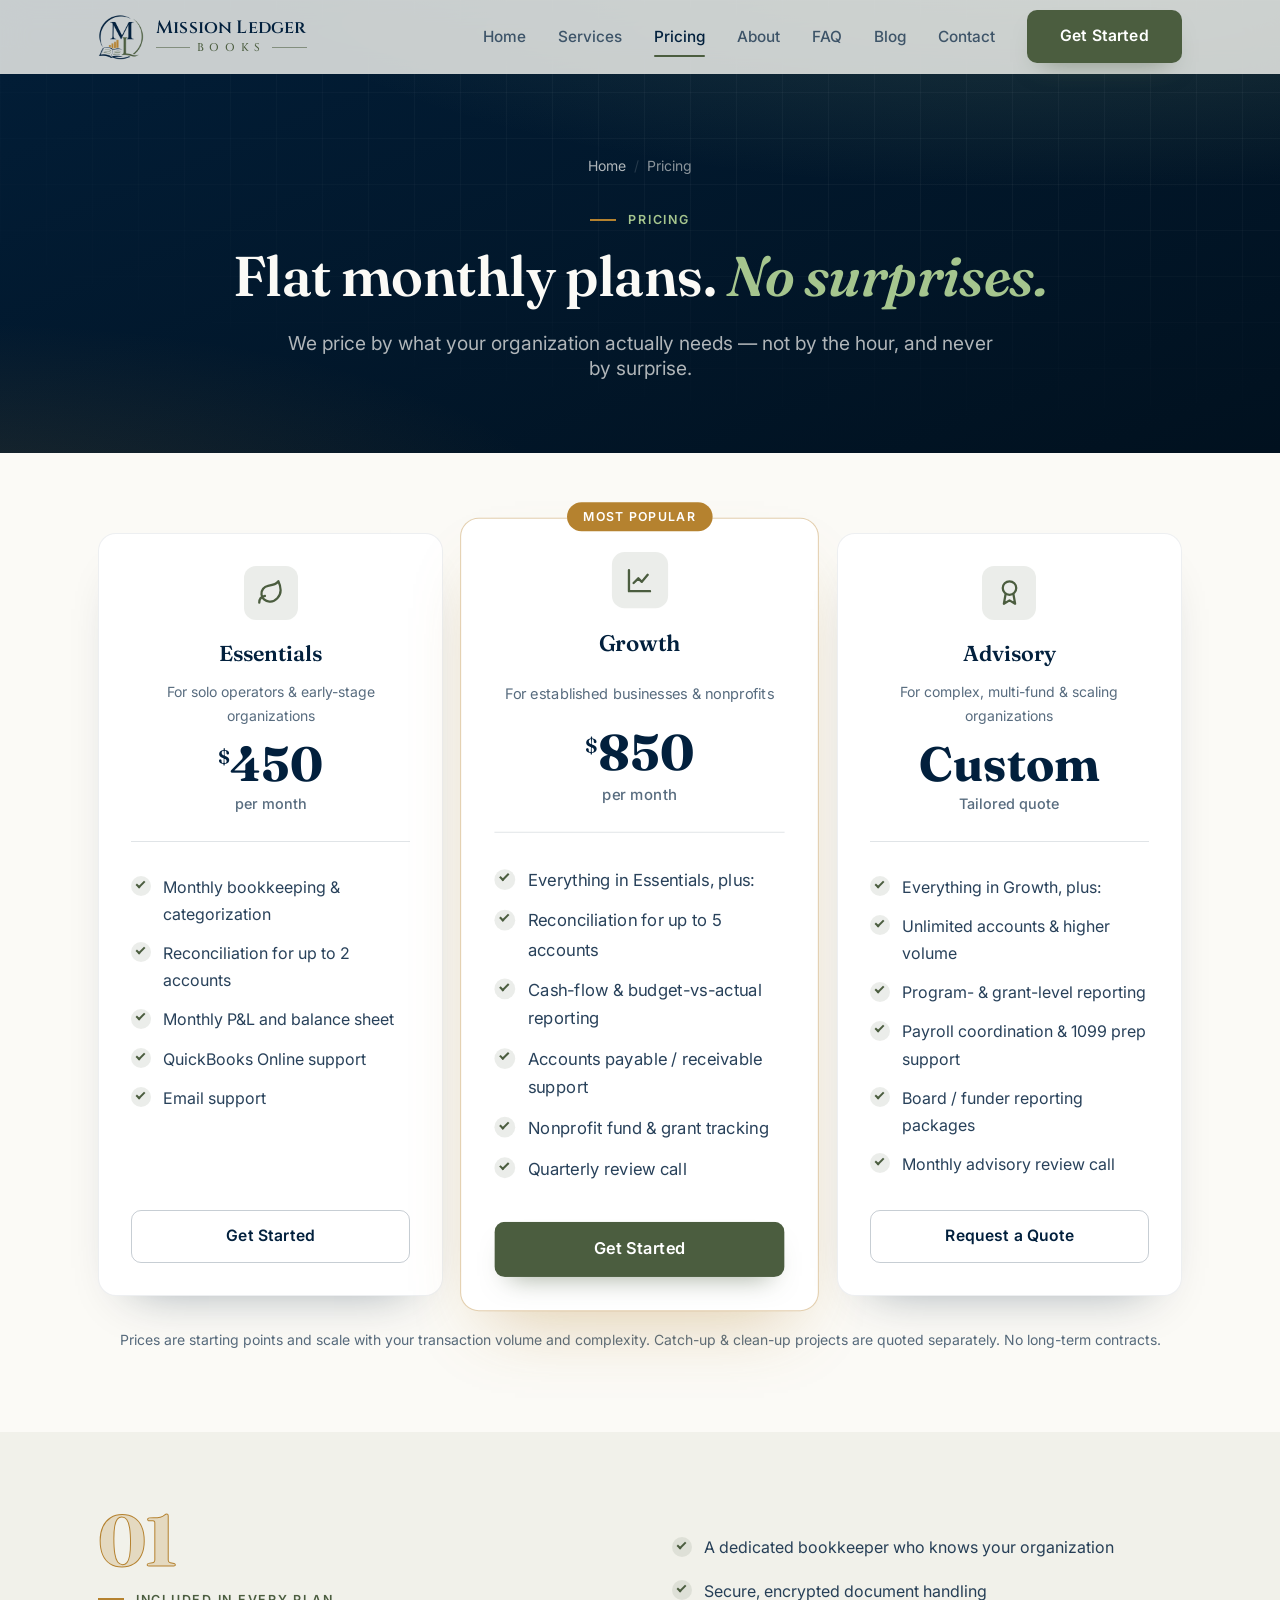
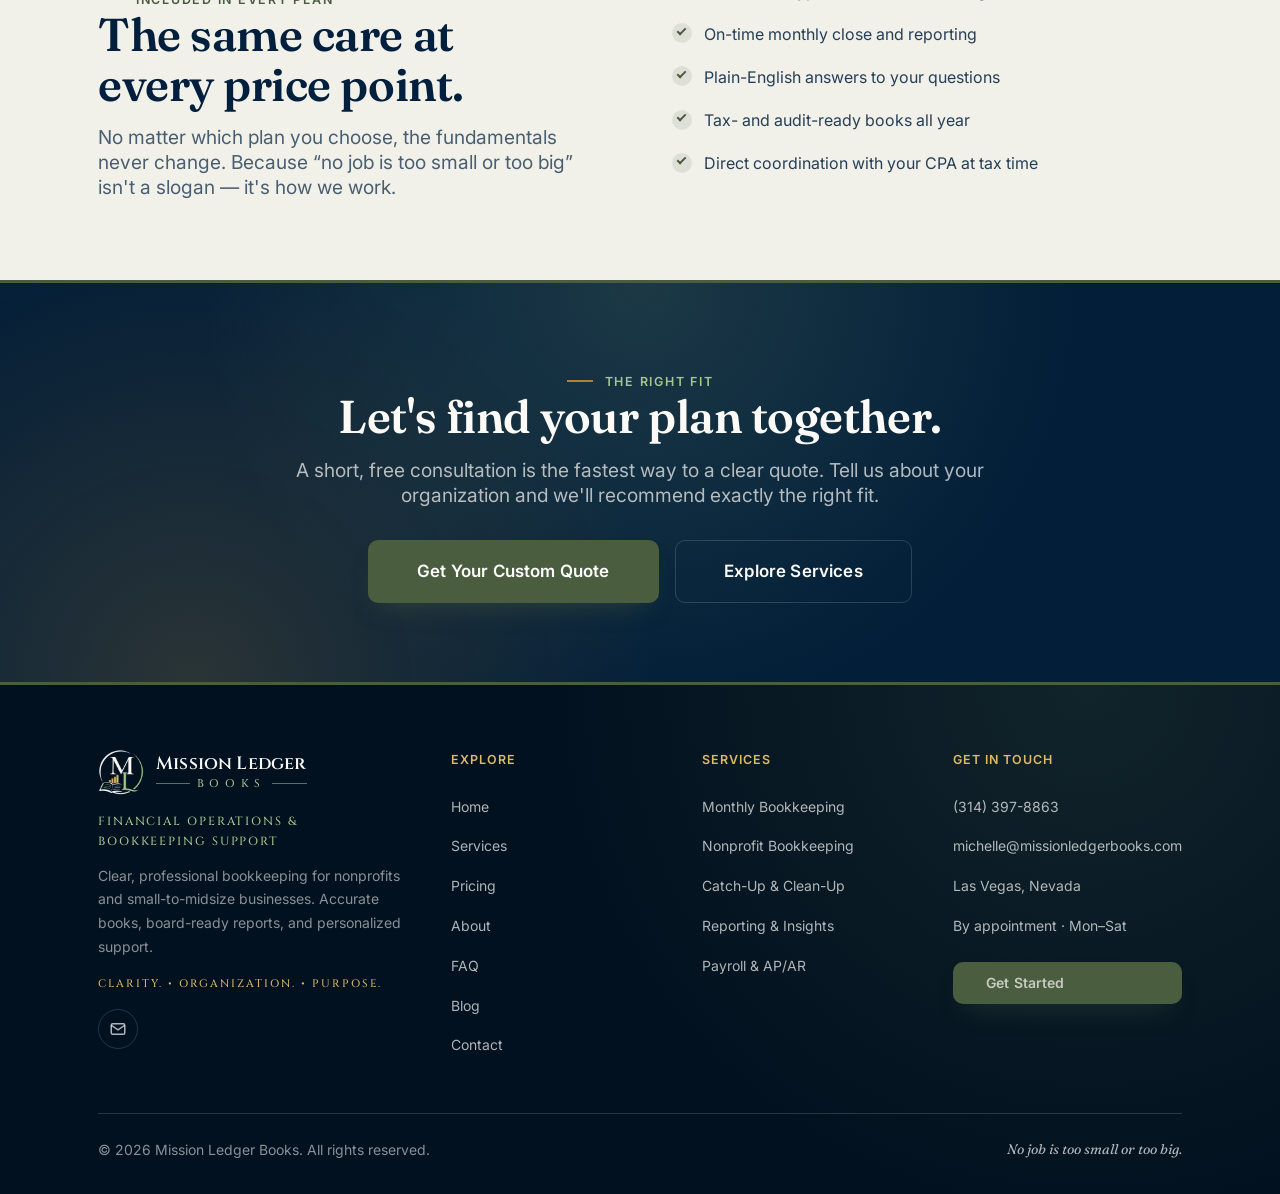
<file: pricing.html>
<!DOCTYPE html>
<html lang="en">
<head>
  <meta charset="UTF-8">
  <meta name="viewport" content="width=device-width, initial-scale=1.0">
  <title>Pricing — Flat Monthly Bookkeeping Plans | Mission Ledger Books</title>
  <meta name="description" content="Simple, transparent flat-fee bookkeeping plans for nonprofits and small businesses. No hourly billing, no long-term contracts. Custom quotes available. Starting at $450/month.">
  <link rel="canonical" href="https://missionledgerbooks.com/pricing">
  <meta property="og:title" content="Pricing | Mission Ledger Books">
  <meta property="og:description" content="Predictable flat-fee bookkeeping plans. No hourly billing, no surprises.">
  <meta property="og:image" content="https://missionledgerbooks.com/assets/img/og-cover-v2.png">
  <meta name="twitter:card" content="summary_large_image">
  <meta name="twitter:image" content="https://missionledgerbooks.com/assets/img/og-cover-v2.png">
  <meta name="theme-color" content="#021E38">

  <!-- Favicons & app icons -->
  <link rel="icon" href="/favicon.ico" sizes="16x16 32x32 48x48">
  <link rel="icon" href="assets/img/tab-icon-32.png" type="image/png" sizes="32x32">
  <link rel="apple-touch-icon" href="assets/img/apple-touch-icon-v3.png">

  <link rel="preconnect" href="https://fonts.googleapis.com">
  <link rel="preconnect" href="https://fonts.gstatic.com" crossorigin>
  <link href="https://fonts.googleapis.com/css2?family=Fraunces:ital,opsz,wght@0,9..144,400;0,9..144,500;0,9..144,600;0,9..144,700;1,9..144,500;1,9..144,600&family=Cinzel:wght@500;600;700&family=Inter:wght@400;500;600;700&display=swap" rel="stylesheet">

  <link rel="stylesheet" href="assets/css/styles.css?v=15">
</head>
<body>
  <a class="skip-link" href="#main">Skip to content</a>

  <!-- ==================================================================
       SHARED HEADER  (byte-for-byte identical on every page)
       =================================================================== -->
  <header class="site-header">
    <div class="container">
      <a class="brand" href="index.html" aria-label="Mission Ledger Books — home">
        <img class="brand__logo" src="assets/img/logo-mark.png" width="46" height="46" alt="">
          <span class="brand__name">Mission Ledger<small>Books</small></span>
      </a>

      <nav class="nav" id="primary-nav" aria-label="Primary">
        <ul class="nav__links">
          <li><a href="index.html">Home</a></li>
          <li><a href="services.html">Services</a></li>
          <li><a href="pricing.html" aria-current="page">Pricing</a></li>
          <li><a href="about.html">About</a></li>
          <li><a href="faq.html">FAQ</a></li>
          <li><a href="blog.html">Blog</a></li>
          <li><a href="contact.html">Contact</a></li>
        </ul>
        <a class="btn btn--primary" href="contact.html">Get Started</a>
      </nav>

      <button class="nav-toggle" aria-label="Open menu" aria-expanded="false" aria-controls="primary-nav">
        <span></span><span></span><span></span>
      </button>
    </div>
  </header>

  <main id="main">

    <!-- ================================================================
         PAGE HERO
         ================================================================ -->
    <section class="page-hero page-hero--dark page-hero--center">
      <div class="container js-hero-fade">
        <p class="breadcrumb"><a href="index.html">Home</a><span aria-hidden="true">/</span>Pricing</p>
        <p class="eyebrow">Pricing</p>
        <h1>Flat monthly plans. <span class="accent-serif">No surprises.</span></h1>
        <p class="lead mt-4 mx-auto">
          We price by what your organization actually needs — not by the hour, and never by surprise.
        </p>
      </div>
    </section>

    <!-- ================================================================
         PRICING TIERS
         ================================================================ -->
    <section class="section section--paper" id="plans">
      <div class="container">
        <div class="grid grid--3" style="align-items: stretch; row-gap: var(--space-6);">

          <!-- Essentials -->
          <div class="card price-card reveal">
            <span class="card__icon" aria-hidden="true">
              <svg viewBox="0 0 24 24" fill="none" stroke="currentColor" stroke-width="2" stroke-linecap="round" stroke-linejoin="round"><path d="M11 20A7 7 0 0 1 9.8 6.1C15.5 5 17 4.48 19 2c1 2 2 4.18 2 8 0 5.5-4.78 10-9 10z"/><path d="M2 21c0-3 1.85-5.36 5.08-6"/></svg>
            </span>
            <div class="price-card__head">
              <div class="price-card__name">Essentials</div>
              <div class="price-card__desc">For solo operators &amp; early-stage organizations</div>
              <div class="price"><sup>$</sup>450</div>
              <div class="price-per">per month</div>
            </div>
            <ul class="checklist">
              <li>Monthly bookkeeping &amp; categorization</li>
              <li>Reconciliation for up to 2 accounts</li>
              <li>Monthly P&amp;L and balance sheet</li>
              <li>QuickBooks Online support</li>
              <li>Email support</li>
            </ul>
            <a class="btn btn--outline btn--block" href="contact.html">Get Started</a>
          </div>

          <!-- Growth (featured) -->
          <div class="card price-card is-featured reveal" data-delay="1">
            <span class="badge">Most Popular</span>
            <span class="card__icon" aria-hidden="true">
              <svg viewBox="0 0 24 24" fill="none" stroke="currentColor" stroke-width="2" stroke-linecap="round" stroke-linejoin="round"><path d="M3 3v18h18"/><path d="M7 14l4-4 3 3 5-6"/></svg>
            </span>
            <div class="price-card__head">
              <div class="price-card__name">Growth</div>
              <div class="price-card__desc">For established businesses &amp; nonprofits</div>
              <div class="price"><sup>$</sup>850</div>
              <div class="price-per">per month</div>
            </div>
            <ul class="checklist">
              <li>Everything in Essentials, plus:</li>
              <li>Reconciliation for up to 5 accounts</li>
              <li>Cash-flow &amp; budget-vs-actual reporting</li>
              <li>Accounts payable / receivable support</li>
              <li>Nonprofit fund &amp; grant tracking</li>
              <li>Quarterly review call</li>
            </ul>
            <a class="btn btn--primary btn--block" href="contact.html">Get Started</a>
          </div>

          <!-- Advisory -->
          <div class="card price-card reveal" data-delay="2">
            <span class="card__icon" aria-hidden="true">
              <svg viewBox="0 0 24 24" fill="none" stroke="currentColor" stroke-width="2" stroke-linecap="round" stroke-linejoin="round"><circle cx="12" cy="8" r="6"/><path d="M15.5 13.5 17 22l-5-3-5 3 1.5-8.5"/></svg>
            </span>
            <div class="price-card__head">
              <div class="price-card__name">Advisory</div>
              <div class="price-card__desc">For complex, multi-fund &amp; scaling organizations</div>
              <div class="price">Custom</div>
              <div class="price-per">Tailored quote</div>
            </div>
            <ul class="checklist">
              <li>Everything in Growth, plus:</li>
              <li>Unlimited accounts &amp; higher volume</li>
              <li>Program- &amp; grant-level reporting</li>
              <li>Payroll coordination &amp; 1099 prep support</li>
              <li>Board / funder reporting packages</li>
              <li>Monthly advisory review call</li>
            </ul>
            <a class="btn btn--outline btn--block" href="contact.html">Request a Quote</a>
          </div>
        </div>

        <p class="text-center mt-6 reveal" style="color: var(--ink-55); font-size: var(--fs-small);">
          Prices are starting points and scale with your transaction volume and complexity.
          Catch-up &amp; clean-up projects are quoted separately. No long-term contracts.
        </p>
      </div>
    </section>

    <!-- ================================================================
         WHAT'S ALWAYS INCLUDED
         ================================================================ -->
    <section class="section section--mist" id="always-included">
      <div class="container">
        <div class="split">
          <div class="split__text reveal">
            <span class="section-index" aria-hidden="true">01</span>
            <p class="eyebrow">Included In Every Plan</p>
            <h2 class="h2">The same care at every price point.</h2>
            <p class="lead mt-4">
              No matter which plan you choose, the fundamentals never change. Because “no job is too
              small or too big” isn't a slogan — it's how we work.
            </p>
          </div>
          <div class="split__media reveal" data-delay="1">
            <ul class="checklist" style="gap: var(--space-4);">
              <li>A dedicated bookkeeper who knows your organization</li>
              <li>Secure, encrypted document handling</li>
              <li>On-time monthly close and reporting</li>
              <li>Plain-English answers to your questions</li>
              <li>Tax- and audit-ready books all year</li>
              <li>Direct coordination with your CPA at tax time</li>
            </ul>
          </div>
        </div>
      </div>
    </section>


    <!-- ================================================================
         CTA
         ================================================================ -->
    <section class="section cta-band reveal">
      <div class="container">
        <p class="eyebrow" style="justify-content:center;">The Right Fit</p>
        <h2 class="h2">Let's find your plan together.</h2>
        <p class="lead">
          A short, free consultation is the fastest way to a clear quote. Tell us about your
          organization and we'll recommend exactly the right fit.
        </p>
        <div class="hero__actions">
          <a class="btn btn--primary btn--lg" href="contact.html">Get Your Custom Quote</a>
          <a class="btn btn--outline btn--lg" href="services.html">Explore Services</a>
        </div>
      </div>
    </section>

  </main>

  <!-- ==================================================================
       SHARED FOOTER  (byte-for-byte identical on every page)
       =================================================================== -->
  <footer class="site-footer">
    <div class="container">
      <div class="footer-grid">
        <div class="footer-brand">
          <a class="brand" href="index.html" aria-label="Mission Ledger Books — home">
            <img class="brand__logo" src="assets/img/logo-mark-light.png" width="46" height="46" alt="">
          <span class="brand__name">Mission Ledger<small>Books</small></span>
          </a>
          <p class="footer-descriptor">Financial Operations &amp; Bookkeeping Support</p>
          <p>Clear, professional bookkeeping for nonprofits and small-to-midsize businesses. Accurate books, board-ready reports, and personalized support.</p>
          <p class="footer-values">Clarity. &bull; Organization. &bull; Purpose.</p>
          <div class="footer-social">
            <a href="mailto:michelle@missionledgerbooks.com" aria-label="Email Mission Ledger Books">
              <svg viewBox="0 0 24 24" fill="none" stroke="currentColor" stroke-width="2" aria-hidden="true"><rect x="3" y="5" width="18" height="14" rx="2"/><path d="M3 7l9 6 9-6"/></svg>
            </a>
          </div>
        </div>

        <div class="footer-col">
          <p class="footer-title">Explore</p>
          <a href="index.html">Home</a>
          <a href="services.html">Services</a>
          <a href="pricing.html">Pricing</a>
          <a href="about.html">About</a>
          <a href="faq.html">FAQ</a>
          <a href="blog.html">Blog</a>
          <a href="contact.html">Contact</a>
        </div>

        <div class="footer-col">
          <p class="footer-title">Services</p>
          <a href="services.html">Monthly Bookkeeping</a>
          <a href="services.html">Nonprofit Bookkeeping</a>
          <a href="services.html">Catch-Up &amp; Clean-Up</a>
          <a href="services.html">Reporting &amp; Insights</a>
          <a href="services.html">Payroll &amp; AP/AR</a>
        </div>

        <div class="footer-col">
          <p class="footer-title">Get In Touch</p>
          <a href="tel:+13143978863">(314) 397-8863</a>
          <a href="mailto:michelle@missionledgerbooks.com">michelle@missionledgerbooks.com</a>
          <p>Las Vegas, Nevada</p>
          <p>By appointment · Mon–Sat</p>
          <a class="btn btn--primary mt-4" href="contact.html">Get Started</a>
        </div>
      </div>

      <div class="footer-bottom">
        <span>&copy; <span id="year">2026</span> Mission Ledger Books. All rights reserved.</span>
        <span class="tag">No job is too small or too big.</span>
      </div>
    </div>
  </footer>

  <script src="assets/js/main.js?v=14"></script>
</body>
</html>
</file>
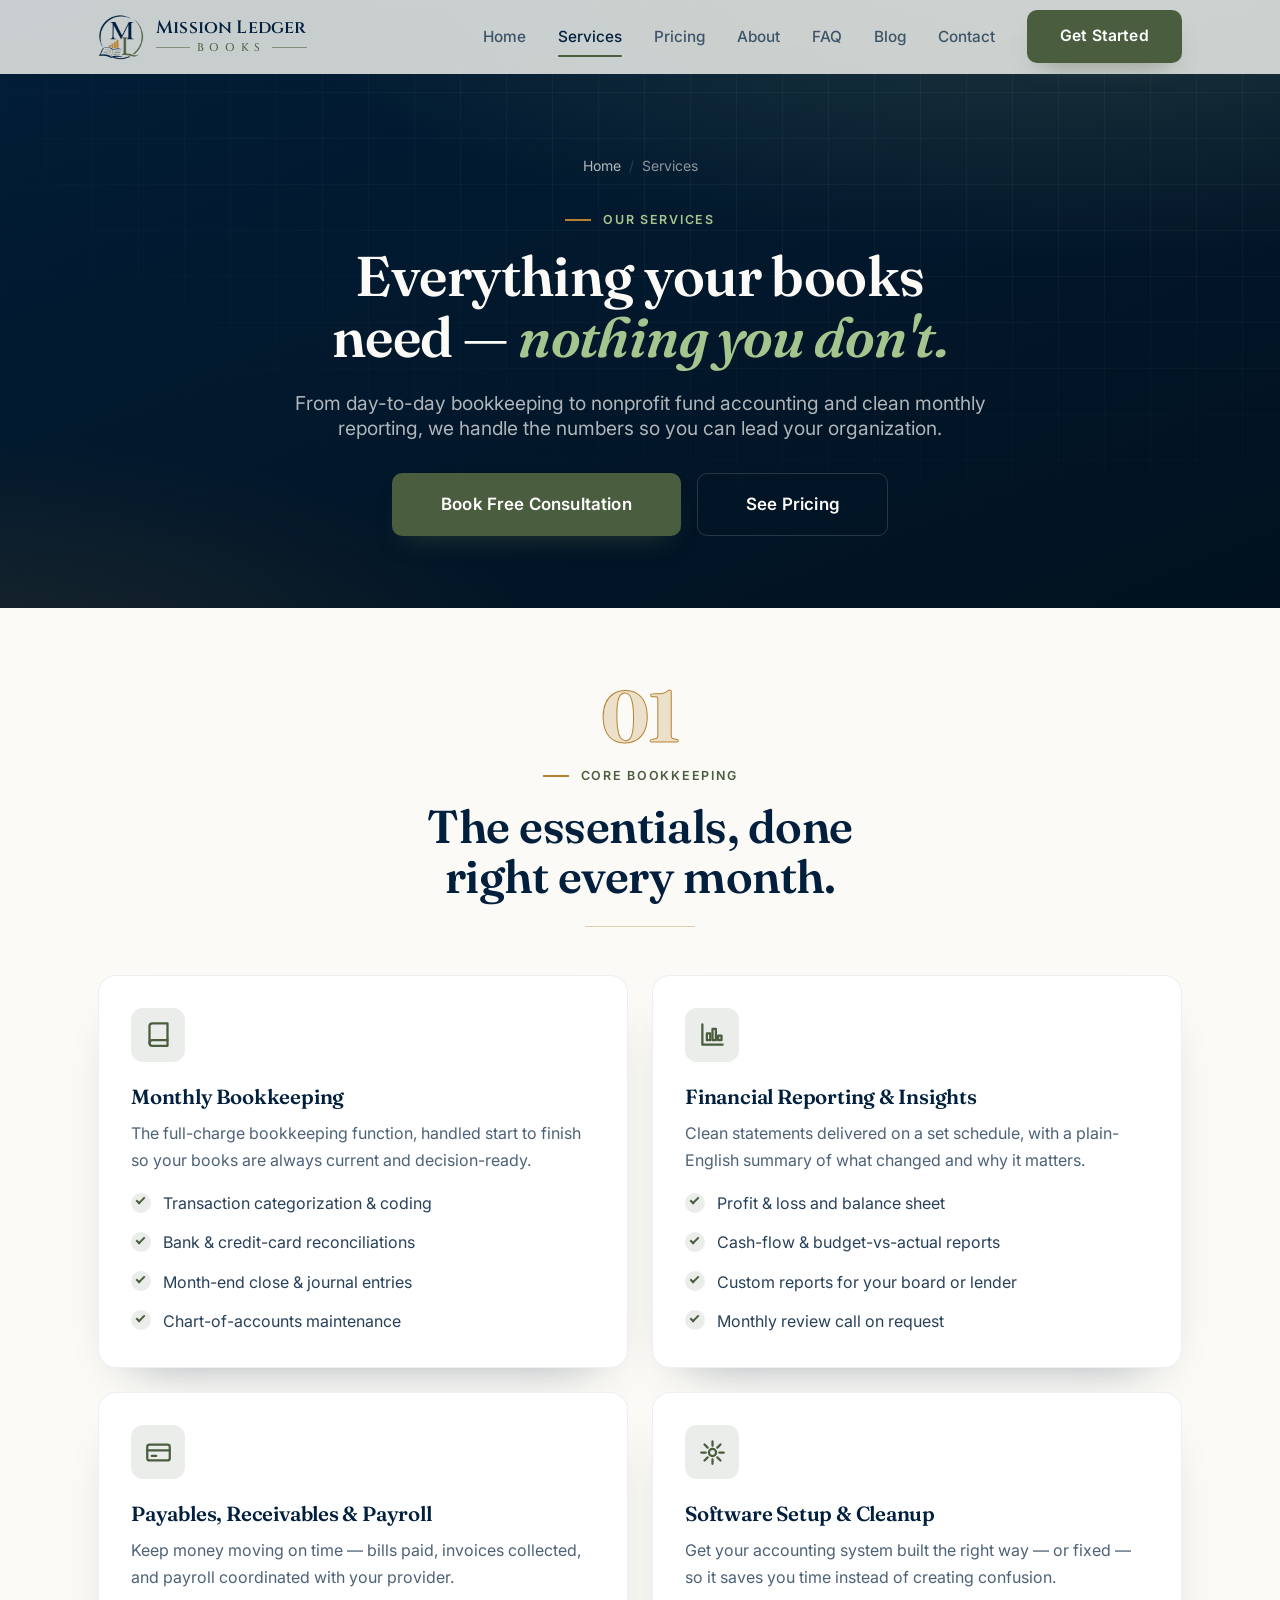
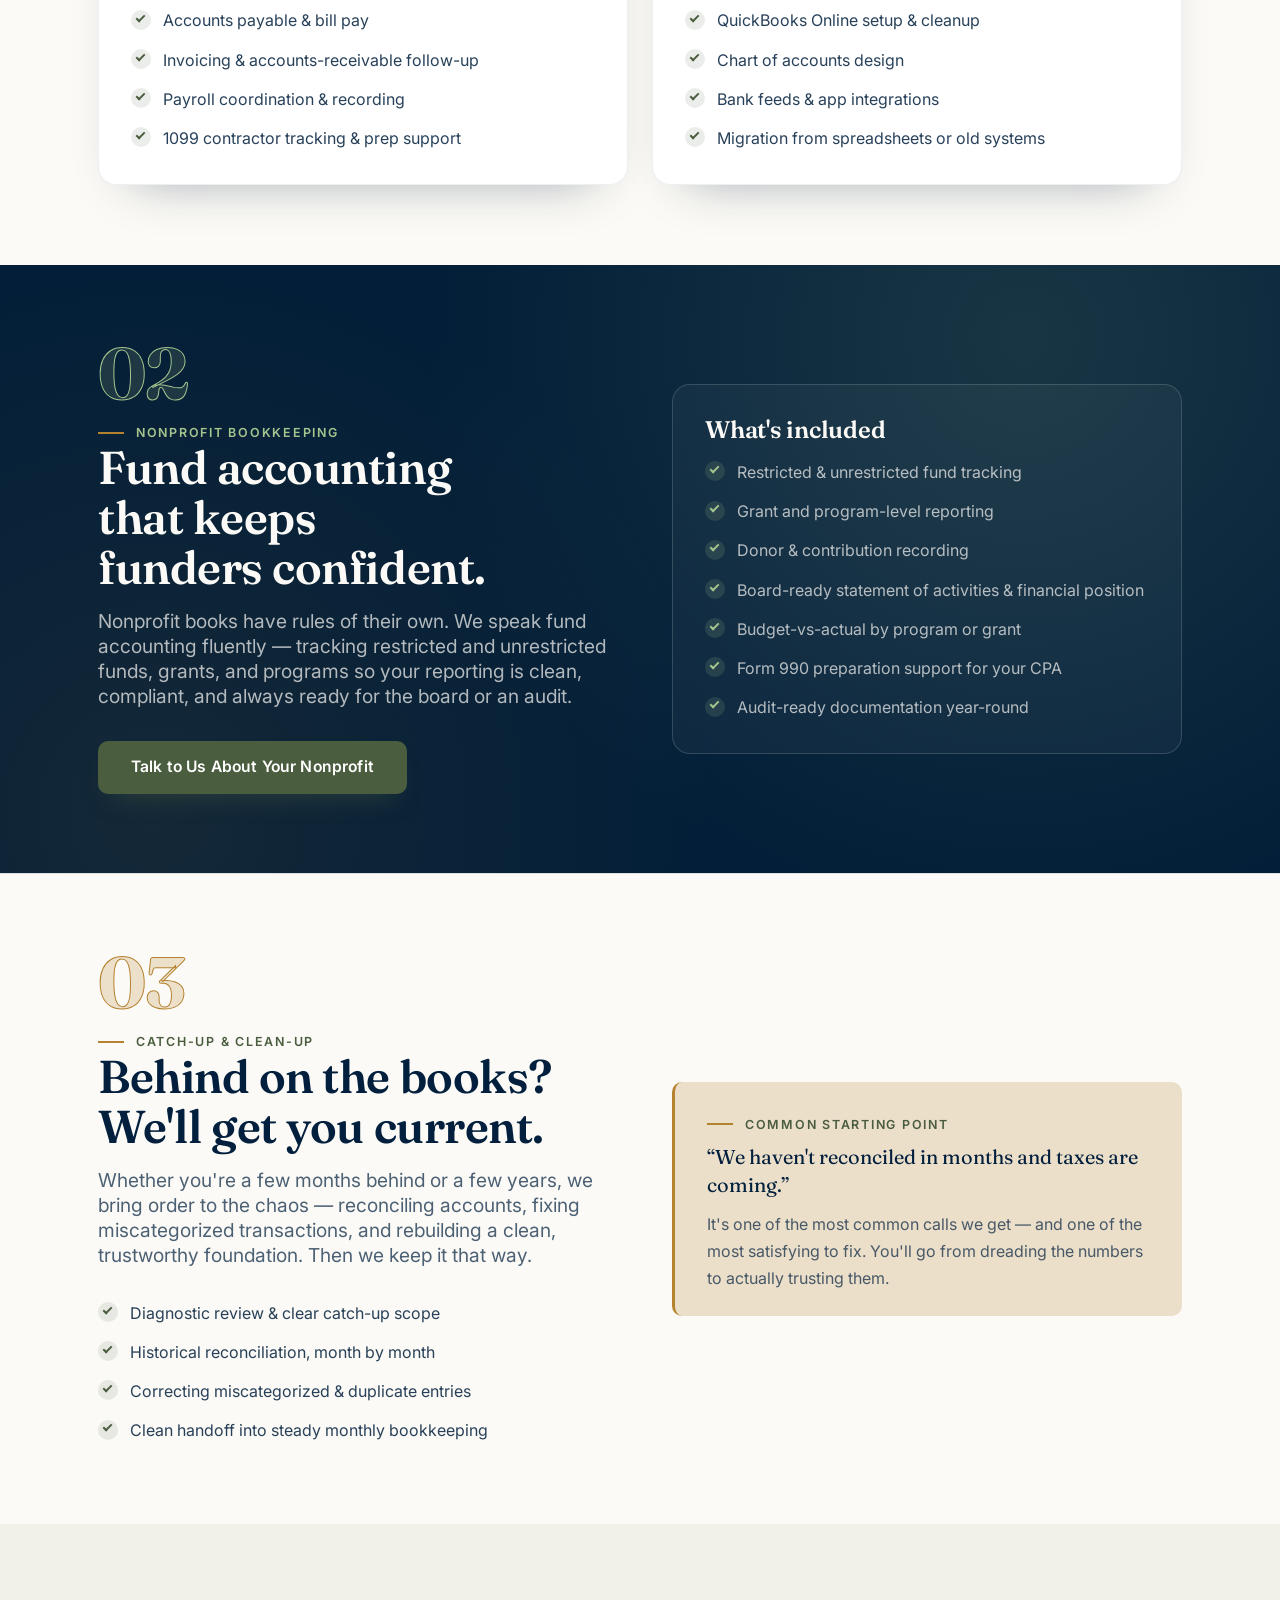
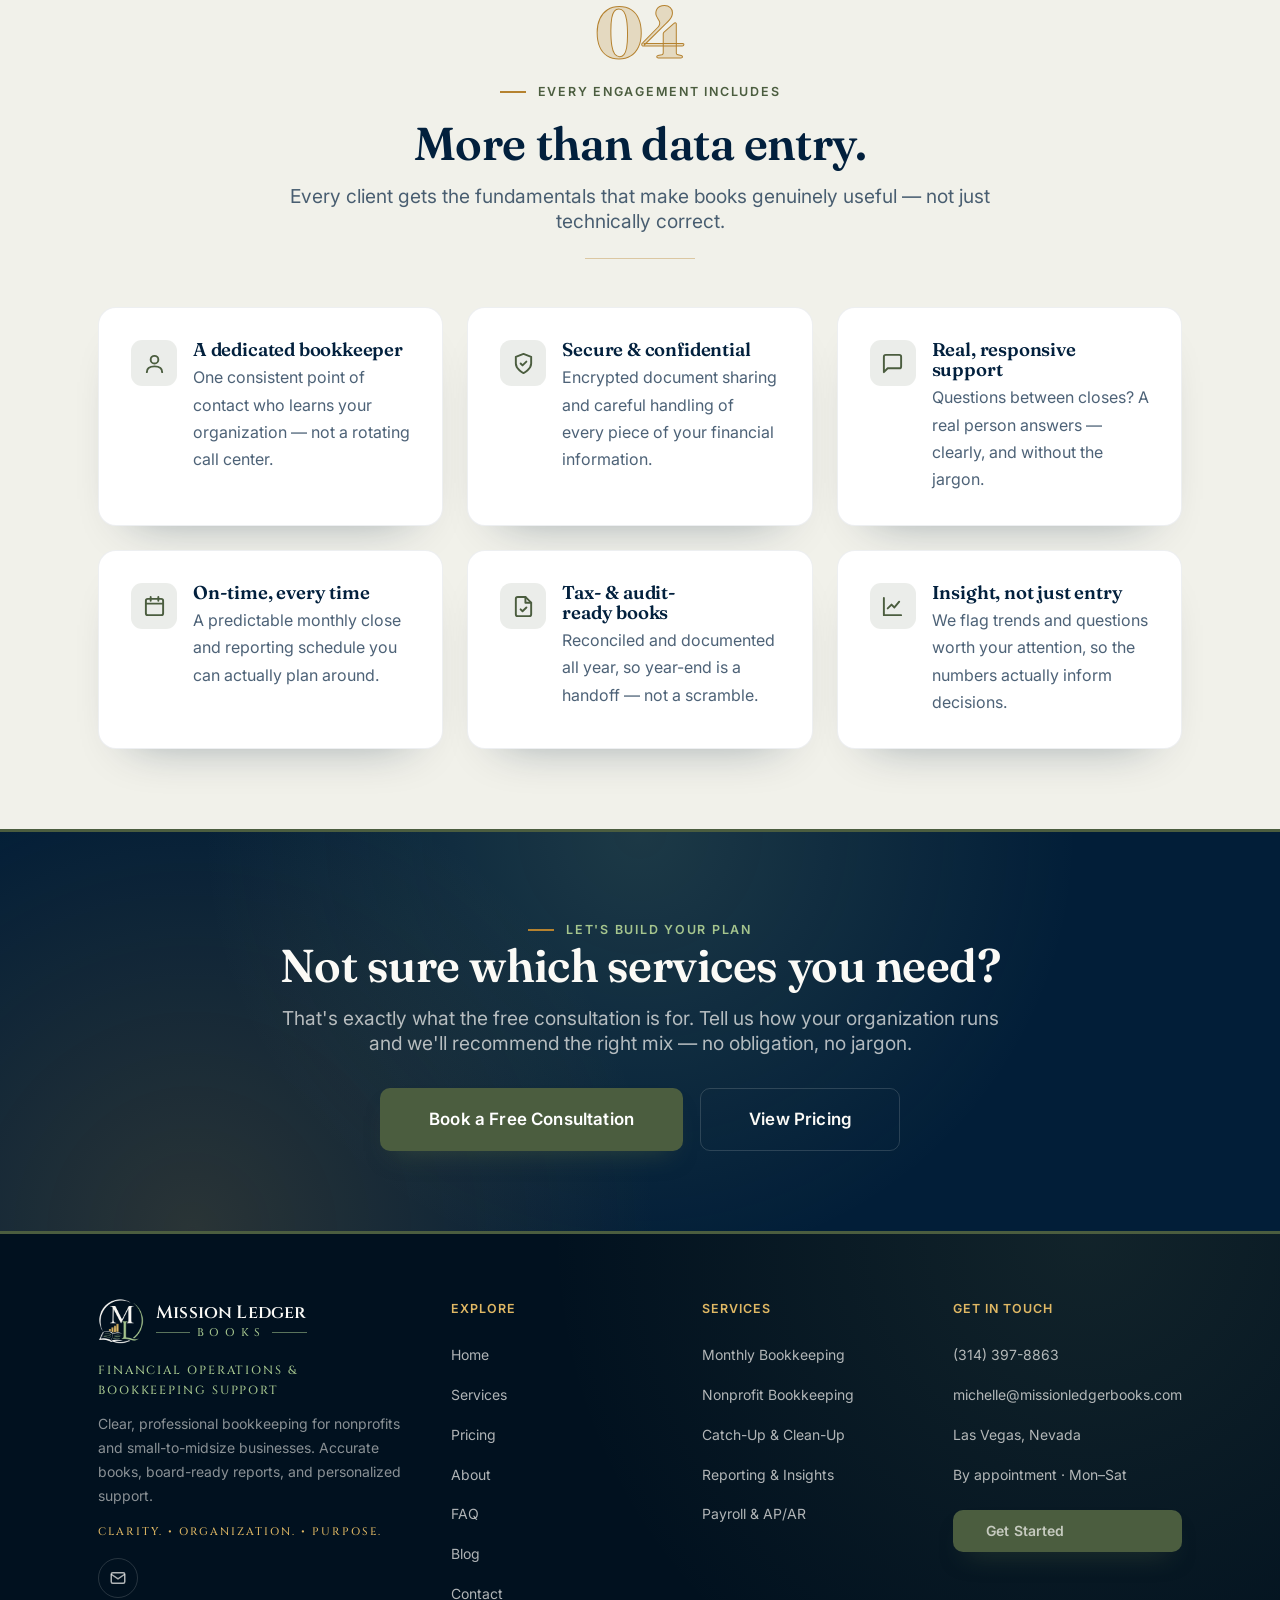
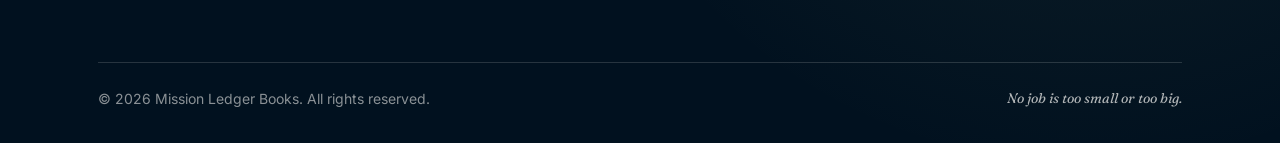
<file: services.html>
<!DOCTYPE html>
<html lang="en">
<head>
  <meta charset="UTF-8">
  <meta name="viewport" content="width=device-width, initial-scale=1.0">
  <title>Services — Bookkeeping, Nonprofit &amp; Reporting | Mission Ledger Books</title>
  <meta name="description" content="Full-service bookkeeping from Mission Ledger Books: monthly bookkeeping, nonprofit fund accounting, catch-up &amp; clean-up, financial reporting, payroll and AP/AR coordination, and QuickBooks setup.">
  <link rel="canonical" href="https://missionledgerbooks.com/services">
  <meta property="og:title" content="Services | Mission Ledger Books">
  <meta property="og:description" content="Full-service bookkeeping tailored to nonprofits and small-to-midsize businesses.">
  <meta property="og:image" content="https://missionledgerbooks.com/assets/img/og-cover-v2.png">
  <meta name="twitter:card" content="summary_large_image">
  <meta name="twitter:image" content="https://missionledgerbooks.com/assets/img/og-cover-v2.png">
  <meta name="theme-color" content="#021E38">

  <!-- Favicons & app icons -->
  <link rel="icon" href="/favicon.ico" sizes="16x16 32x32 48x48">
  <link rel="icon" href="assets/img/tab-icon-32.png" type="image/png" sizes="32x32">
  <link rel="apple-touch-icon" href="assets/img/apple-touch-icon-v3.png">

  <link rel="preconnect" href="https://fonts.googleapis.com">
  <link rel="preconnect" href="https://fonts.gstatic.com" crossorigin>
  <link href="https://fonts.googleapis.com/css2?family=Fraunces:ital,opsz,wght@0,9..144,400;0,9..144,500;0,9..144,600;0,9..144,700;1,9..144,500;1,9..144,600&family=Cinzel:wght@500;600;700&family=Inter:wght@400;500;600;700&display=swap" rel="stylesheet">

  <link rel="stylesheet" href="assets/css/styles.css?v=15">
</head>
<body>
  <a class="skip-link" href="#main">Skip to content</a>

  <!-- ==================================================================
       SHARED HEADER  (byte-for-byte identical on every page)
       =================================================================== -->
  <header class="site-header">
    <div class="container">
      <a class="brand" href="index.html" aria-label="Mission Ledger Books — home">
        <img class="brand__logo" src="assets/img/logo-mark.png" width="46" height="46" alt="">
          <span class="brand__name">Mission Ledger<small>Books</small></span>
      </a>

      <nav class="nav" id="primary-nav" aria-label="Primary">
        <ul class="nav__links">
          <li><a href="index.html">Home</a></li>
          <li><a href="services.html" aria-current="page">Services</a></li>
          <li><a href="pricing.html">Pricing</a></li>
          <li><a href="about.html">About</a></li>
          <li><a href="faq.html">FAQ</a></li>
          <li><a href="blog.html">Blog</a></li>
          <li><a href="contact.html">Contact</a></li>
        </ul>
        <a class="btn btn--primary" href="contact.html">Get Started</a>
      </nav>

      <button class="nav-toggle" aria-label="Open menu" aria-expanded="false" aria-controls="primary-nav">
        <span></span><span></span><span></span>
      </button>
    </div>
  </header>

  <main id="main">

    <!-- ================================================================
         PAGE HERO
         ================================================================ -->
    <section class="page-hero page-hero--dark page-hero--center">
      <div class="container js-hero-fade">
        <p class="breadcrumb"><a href="index.html">Home</a><span aria-hidden="true">/</span>Services</p>
        <p class="eyebrow">Our Services</p>
        <h1>Everything your books need — <span class="accent-serif">nothing you don't.</span></h1>
        <p class="lead mt-4 mx-auto">
          From day-to-day bookkeeping to nonprofit fund accounting and clean monthly reporting,
          we handle the numbers so you can lead your organization.
        </p>
        <div class="hero__actions mt-6">
          <a class="btn btn--primary btn--lg" href="contact.html">Book Free Consultation</a>
          <a class="btn btn--outline btn--lg" href="pricing.html">See Pricing</a>
        </div>
      </div>
    </section>

    <!-- ================================================================
         CORE SERVICES GRID
         ================================================================ -->
    <section class="section section--paper" id="core">
      <div class="container">
        <div class="section-head center reveal">
          <span class="section-index" aria-hidden="true">01</span>
          <p class="eyebrow">Core Bookkeeping</p>
          <h2 class="h2">The essentials, done right every month.</h2>
          <hr class="rule-line" aria-hidden="true">
        </div>

        <div class="grid grid--2">
          <!-- Monthly bookkeeping -->
          <div class="card card--hover service-card reveal">
            <span class="card__icon" aria-hidden="true">
              <svg viewBox="0 0 24 24" fill="none" stroke="currentColor" stroke-width="2" stroke-linecap="round" stroke-linejoin="round"><path d="M4 19.5A2.5 2.5 0 0 1 6.5 17H20"/><path d="M6.5 2H20v20H6.5A2.5 2.5 0 0 1 4 19.5v-15A2.5 2.5 0 0 1 6.5 2z"/></svg>
            </span>
            <h3 class="h3">Monthly Bookkeeping</h3>
            <p>The full-charge bookkeeping function, handled start to finish so your books are always current and decision-ready.</p>
            <ul class="checklist mt-4">
              <li>Transaction categorization &amp; coding</li>
              <li>Bank &amp; credit-card reconciliations</li>
              <li>Month-end close &amp; journal entries</li>
              <li>Chart-of-accounts maintenance</li>
            </ul>
          </div>

          <!-- Reporting -->
          <div class="card card--hover service-card reveal" data-delay="1">
            <span class="card__icon" aria-hidden="true">
              <svg viewBox="0 0 24 24" fill="none" stroke="currentColor" stroke-width="2" stroke-linecap="round" stroke-linejoin="round"><path d="M3 3v18h18"/><rect x="7" y="11" width="3" height="6"/><rect x="12" y="7" width="3" height="10"/><rect x="17" y="13" width="3" height="4"/></svg>
            </span>
            <h3 class="h3">Financial Reporting &amp; Insights</h3>
            <p>Clean statements delivered on a set schedule, with a plain-English summary of what changed and why it matters.</p>
            <ul class="checklist mt-4">
              <li>Profit &amp; loss and balance sheet</li>
              <li>Cash-flow &amp; budget-vs-actual reports</li>
              <li>Custom reports for your board or lender</li>
              <li>Monthly review call on request</li>
            </ul>
          </div>

          <!-- AP/AR & Payroll -->
          <div class="card card--hover service-card reveal">
            <span class="card__icon" aria-hidden="true">
              <svg viewBox="0 0 24 24" fill="none" stroke="currentColor" stroke-width="2" stroke-linecap="round" stroke-linejoin="round"><rect x="2" y="5" width="20" height="14" rx="2"/><path d="M2 10h20"/><path d="M6 15h4"/></svg>
            </span>
            <h3 class="h3">Payables, Receivables &amp; Payroll</h3>
            <p>Keep money moving on time — bills paid, invoices collected, and payroll coordinated with your provider.</p>
            <ul class="checklist mt-4">
              <li>Accounts payable &amp; bill pay</li>
              <li>Invoicing &amp; accounts-receivable follow-up</li>
              <li>Payroll coordination &amp; recording</li>
              <li>1099 contractor tracking &amp; prep support</li>
            </ul>
          </div>

          <!-- Software -->
          <div class="card card--hover service-card reveal" data-delay="1">
            <span class="card__icon" aria-hidden="true">
              <svg viewBox="0 0 24 24" fill="none" stroke="currentColor" stroke-width="2" stroke-linecap="round" stroke-linejoin="round"><path d="M12 2v4M12 18v4M4.9 4.9l2.8 2.8M16.3 16.3l2.8 2.8M2 12h4M18 12h4M4.9 19.1l2.8-2.8M16.3 7.7l2.8-2.8"/><circle cx="12" cy="12" r="3.2"/></svg>
            </span>
            <h3 class="h3">Software Setup &amp; Cleanup</h3>
            <p>Get your accounting system built the right way — or fixed — so it saves you time instead of creating confusion.</p>
            <ul class="checklist mt-4">
              <li>QuickBooks Online setup &amp; cleanup</li>
              <li>Chart of accounts design</li>
              <li>Bank feeds &amp; app integrations</li>
              <li>Migration from spreadsheets or old systems</li>
            </ul>
          </div>
        </div>
      </div>
    </section>

    <!-- ================================================================
         NONPROFIT SPECIALTY  (navy drama section)
         ================================================================ -->
    <section class="section section--navy" id="nonprofit">
      <div class="container">
        <div class="split">
          <div class="split__text reveal">
            <span class="section-index" aria-hidden="true" style="-webkit-text-stroke-color: var(--green-bright); color: var(--green-bright-15);">02</span>
            <p class="eyebrow">Nonprofit Bookkeeping</p>
            <h2 class="h2">Fund accounting that keeps funders confident.</h2>
            <p class="lead mt-4">
              Nonprofit books have rules of their own. We speak fund accounting fluently — tracking
              restricted and unrestricted funds, grants, and programs so your reporting is clean,
              compliant, and always ready for the board or an audit.
            </p>
            <div class="hero__actions mt-6">
              <a class="btn btn--primary" href="contact.html">Talk to Us About Your Nonprofit</a>
            </div>
          </div>

          <div class="split__media reveal" data-delay="1">
            <div class="card">
              <h3 class="h3" style="margin-bottom: var(--space-4);">What's included</h3>
              <ul class="checklist">
                <li>Restricted &amp; unrestricted fund tracking</li>
                <li>Grant and program-level reporting</li>
                <li>Donor &amp; contribution recording</li>
                <li>Board-ready statement of activities &amp; financial position</li>
                <li>Budget-vs-actual by program or grant</li>
                <li>Form 990 preparation support for your CPA</li>
                <li>Audit-ready documentation year-round</li>
              </ul>
            </div>
          </div>
        </div>
      </div>
    </section>

    <!-- ================================================================
         CATCH-UP / CLEAN-UP
         ================================================================ -->
    <section class="section section--paper" id="cleanup">
      <div class="container">
        <div class="split split--reverse">
          <div class="split__text reveal">
            <span class="section-index" aria-hidden="true">03</span>
            <p class="eyebrow">Catch-Up &amp; Clean-Up</p>
            <h2 class="h2">Behind on the books? We'll get you current.</h2>
            <p class="lead mt-4">
              Whether you're a few months behind or a few years, we bring order to the chaos —
              reconciling accounts, fixing miscategorized transactions, and rebuilding a clean,
              trustworthy foundation. Then we keep it that way.
            </p>
            <ul class="checklist mt-6">
              <li>Diagnostic review &amp; clear catch-up scope</li>
              <li>Historical reconciliation, month by month</li>
              <li>Correcting miscategorized &amp; duplicate entries</li>
              <li>Clean handoff into steady monthly bookkeeping</li>
            </ul>
          </div>
          <div class="split__media reveal" data-delay="1">
            <div class="callout">
              <p class="eyebrow">Common Starting Point</p>
              <p style="font-family: var(--font-display); font-size: 1.25rem; line-height: 1.4; color: var(--ink); margin-bottom: var(--space-3);">
                “We haven't reconciled in months and taxes are coming.”
              </p>
              <p style="color: var(--ink-70);">
                It's one of the most common calls we get — and one of the most satisfying to fix.
                You'll go from dreading the numbers to actually trusting them.
              </p>
            </div>
          </div>
        </div>
      </div>
    </section>

    <!-- ================================================================
         WHAT'S INCLUDED EVERY MONTH
         ================================================================ -->
    <section class="section section--mist" id="included">
      <div class="container">
        <div class="section-head center reveal">
          <span class="section-index" aria-hidden="true">04</span>
          <p class="eyebrow">Every Engagement Includes</p>
          <h2 class="h2">More than data entry.</h2>
          <p class="lead mx-auto maxw-prose">Every client gets the fundamentals that make books genuinely useful — not just technically correct.</p>
          <hr class="rule-line" aria-hidden="true">
        </div>

        <div class="grid grid--3">
          <div class="feature-item card card--hover reveal">
            <span class="ic" aria-hidden="true">
              <svg viewBox="0 0 24 24" fill="none" stroke="currentColor" stroke-width="2" stroke-linecap="round" stroke-linejoin="round"><circle cx="12" cy="8" r="4"/><path d="M4 21c0-4 3.5-6 8-6s8 2 8 6"/></svg>
            </span>
            <div><h3>A dedicated bookkeeper</h3><p>One consistent point of contact who learns your organization — not a rotating call center.</p></div>
          </div>
          <div class="feature-item card card--hover reveal" data-delay="1">
            <span class="ic" aria-hidden="true">
              <svg viewBox="0 0 24 24" fill="none" stroke="currentColor" stroke-width="2" stroke-linecap="round" stroke-linejoin="round"><path d="M12 22s8-4 8-10V5l-8-3-8 3v7c0 6 8 10 8 10z"/><path d="M9 12l2 2 4-4"/></svg>
            </span>
            <div><h3>Secure &amp; confidential</h3><p>Encrypted document sharing and careful handling of every piece of your financial information.</p></div>
          </div>
          <div class="feature-item card card--hover reveal" data-delay="2">
            <span class="ic" aria-hidden="true">
              <svg viewBox="0 0 24 24" fill="none" stroke="currentColor" stroke-width="2" stroke-linecap="round" stroke-linejoin="round"><path d="M21 15a2 2 0 0 1-2 2H7l-4 4V5a2 2 0 0 1 2-2h14a2 2 0 0 1 2 2z"/></svg>
            </span>
            <div><h3>Real, responsive support</h3><p>Questions between closes? A real person answers — clearly, and without the jargon.</p></div>
          </div>
          <div class="feature-item card card--hover reveal">
            <span class="ic" aria-hidden="true">
              <svg viewBox="0 0 24 24" fill="none" stroke="currentColor" stroke-width="2" stroke-linecap="round" stroke-linejoin="round"><rect x="3" y="4" width="18" height="17" rx="2"/><path d="M3 9h18M8 2v4M16 2v4"/></svg>
            </span>
            <div><h3>On-time, every time</h3><p>A predictable monthly close and reporting schedule you can actually plan around.</p></div>
          </div>
          <div class="feature-item card card--hover reveal" data-delay="1">
            <span class="ic" aria-hidden="true">
              <svg viewBox="0 0 24 24" fill="none" stroke="currentColor" stroke-width="2" stroke-linecap="round" stroke-linejoin="round"><path d="M14 2H6a2 2 0 0 0-2 2v16a2 2 0 0 0 2 2h12a2 2 0 0 0 2-2V8z"/><path d="M14 2v6h6M9 15l2 2 4-4"/></svg>
            </span>
            <div><h3>Tax- &amp; audit-ready books</h3><p>Reconciled and documented all year, so year-end is a handoff — not a scramble.</p></div>
          </div>
          <div class="feature-item card card--hover reveal" data-delay="2">
            <span class="ic" aria-hidden="true">
              <svg viewBox="0 0 24 24" fill="none" stroke="currentColor" stroke-width="2" stroke-linecap="round" stroke-linejoin="round"><path d="M3 3v18h18"/><path d="M7 14l4-4 3 3 5-6"/></svg>
            </span>
            <div><h3>Insight, not just entry</h3><p>We flag trends and questions worth your attention, so the numbers actually inform decisions.</p></div>
          </div>
        </div>
      </div>
    </section>


    <!-- ================================================================
         CTA
         ================================================================ -->
    <section class="section cta-band reveal">
      <div class="container">
        <p class="eyebrow" style="justify-content:center;">Let's Build Your Plan</p>
        <h2 class="h2">Not sure which services you need?</h2>
        <p class="lead">
          That's exactly what the free consultation is for. Tell us how your organization runs and
          we'll recommend the right mix — no obligation, no jargon.
        </p>
        <div class="hero__actions">
          <a class="btn btn--primary btn--lg" href="contact.html">Book a Free Consultation</a>
          <a class="btn btn--outline btn--lg" href="pricing.html">View Pricing</a>
        </div>
      </div>
    </section>

  </main>

  <!-- ==================================================================
       SHARED FOOTER  (byte-for-byte identical on every page)
       =================================================================== -->
  <footer class="site-footer">
    <div class="container">
      <div class="footer-grid">
        <div class="footer-brand">
          <a class="brand" href="index.html" aria-label="Mission Ledger Books — home">
            <img class="brand__logo" src="assets/img/logo-mark-light.png" width="46" height="46" alt="">
          <span class="brand__name">Mission Ledger<small>Books</small></span>
          </a>
          <p class="footer-descriptor">Financial Operations &amp; Bookkeeping Support</p>
          <p>Clear, professional bookkeeping for nonprofits and small-to-midsize businesses. Accurate books, board-ready reports, and personalized support.</p>
          <p class="footer-values">Clarity. &bull; Organization. &bull; Purpose.</p>
          <div class="footer-social">
            <a href="mailto:michelle@missionledgerbooks.com" aria-label="Email Mission Ledger Books">
              <svg viewBox="0 0 24 24" fill="none" stroke="currentColor" stroke-width="2" aria-hidden="true"><rect x="3" y="5" width="18" height="14" rx="2"/><path d="M3 7l9 6 9-6"/></svg>
            </a>
          </div>
        </div>

        <div class="footer-col">
          <p class="footer-title">Explore</p>
          <a href="index.html">Home</a>
          <a href="services.html">Services</a>
          <a href="pricing.html">Pricing</a>
          <a href="about.html">About</a>
          <a href="faq.html">FAQ</a>
          <a href="blog.html">Blog</a>
          <a href="contact.html">Contact</a>
        </div>

        <div class="footer-col">
          <p class="footer-title">Services</p>
          <a href="services.html">Monthly Bookkeeping</a>
          <a href="services.html">Nonprofit Bookkeeping</a>
          <a href="services.html">Catch-Up &amp; Clean-Up</a>
          <a href="services.html">Reporting &amp; Insights</a>
          <a href="services.html">Payroll &amp; AP/AR</a>
        </div>

        <div class="footer-col">
          <p class="footer-title">Get In Touch</p>
          <a href="tel:+13143978863">(314) 397-8863</a>
          <a href="mailto:michelle@missionledgerbooks.com">michelle@missionledgerbooks.com</a>
          <p>Las Vegas, Nevada</p>
          <p>By appointment · Mon–Sat</p>
          <a class="btn btn--primary mt-4" href="contact.html">Get Started</a>
        </div>
      </div>

      <div class="footer-bottom">
        <span>&copy; <span id="year">2026</span> Mission Ledger Books. All rights reserved.</span>
        <span class="tag">No job is too small or too big.</span>
      </div>
    </div>
  </footer>

  <script src="assets/js/main.js?v=14"></script>
</body>
</html>
</file>
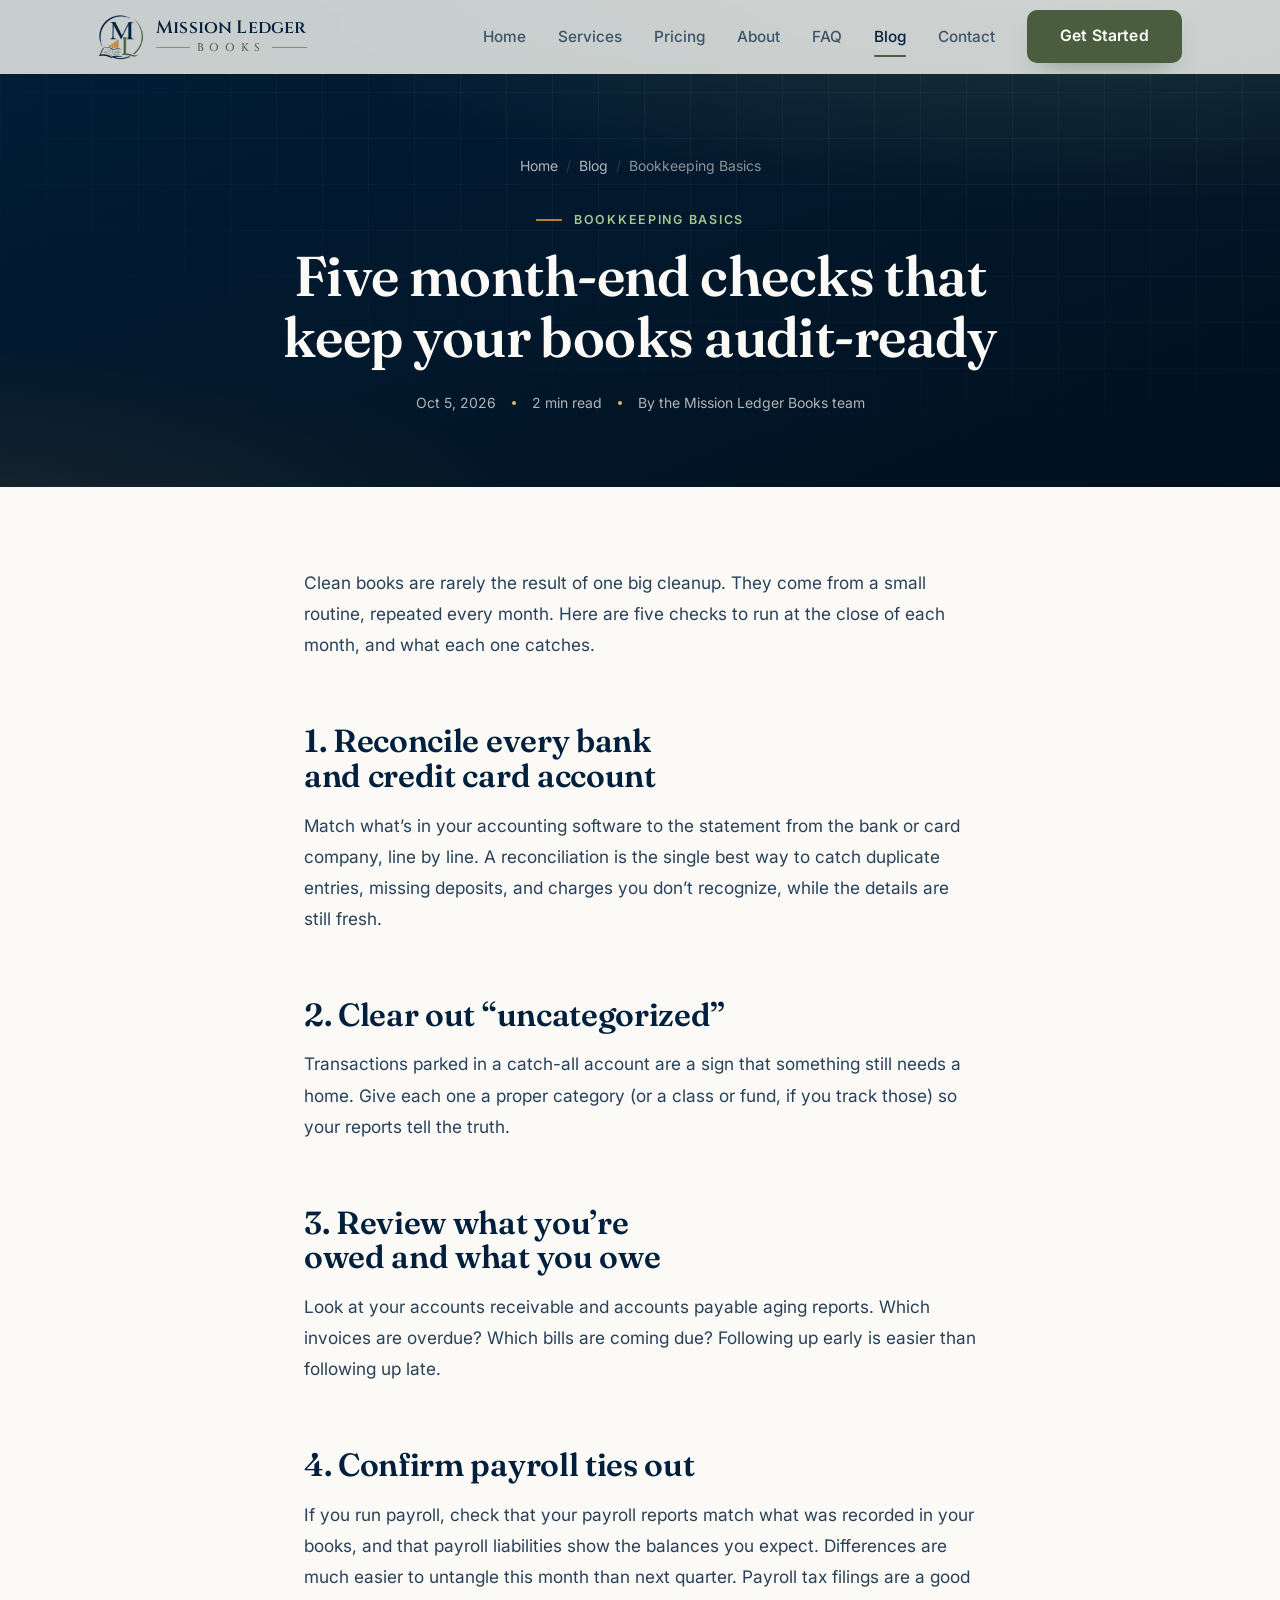
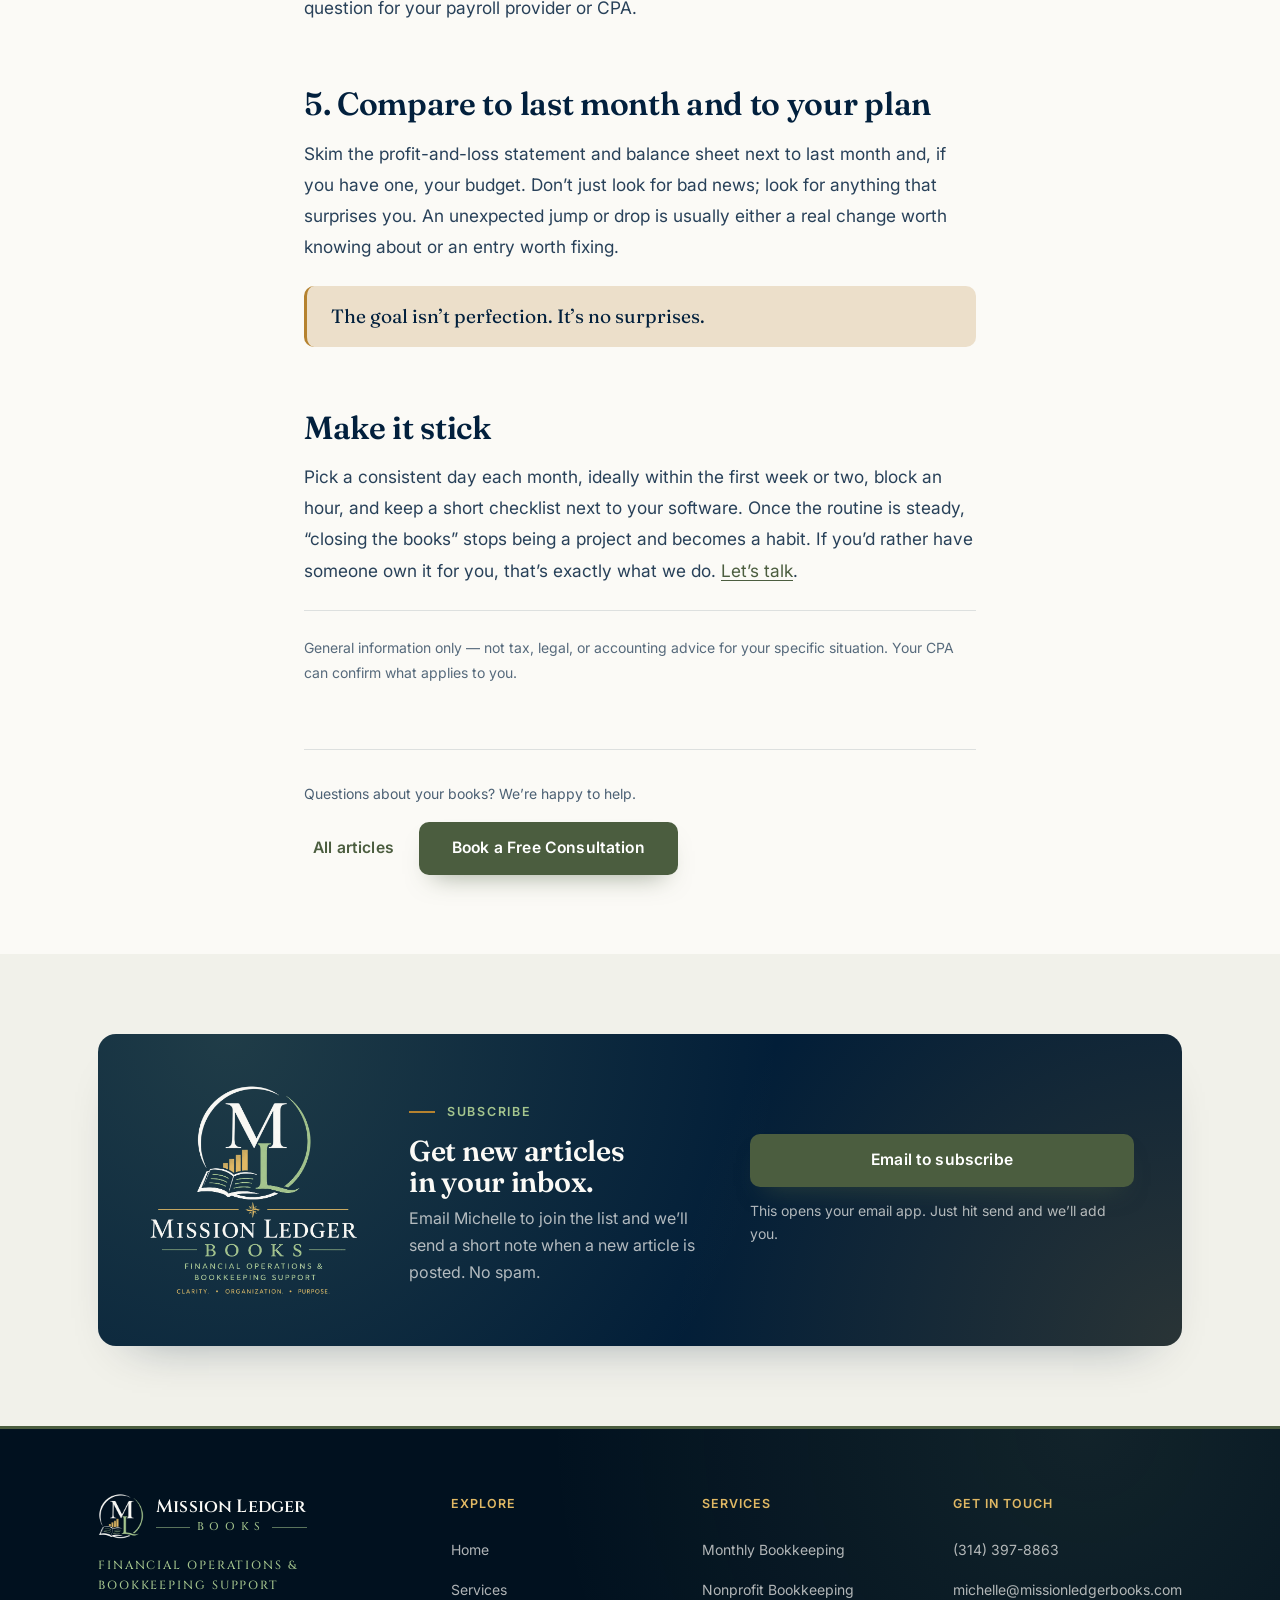
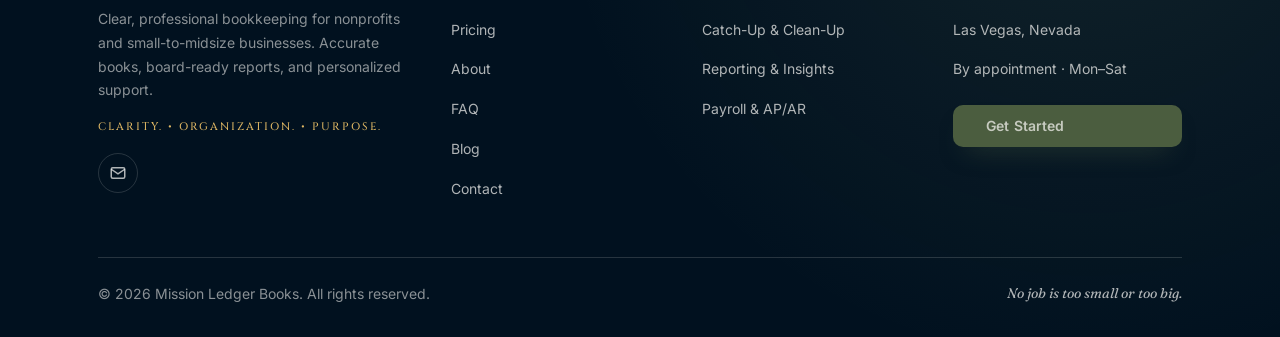
<file: blog/2026-10-month-end-checklist.html>
<!DOCTYPE html>
<html lang="en">
<head>
  <!-- mlb-post {"slug": "2026-10-month-end-checklist", "title": "Five month-end checks that keep your books audit-ready", "date": "2026-10-05", "category": "Bookkeeping Basics", "excerpt": "A simple monthly routine that catches errors early and keeps your financials ready for your board, lender, or CPA.", "minutes": 2} -->
  <meta charset="UTF-8">
  <meta name="viewport" content="width=device-width, initial-scale=1.0">
  <title>Five month-end checks that keep your books audit-ready | Mission Ledger Books</title>
  <meta name="description" content="A simple monthly routine that catches errors early and keeps your financials ready for your board, lender, or CPA.">
  <link rel="canonical" href="https://missionledgerbooks.com/blog/2026-10-month-end-checklist">

  <meta property="og:type" content="article">
  <meta property="og:title" content="Five month-end checks that keep your books audit-ready">
  <meta property="og:description" content="A simple monthly routine that catches errors early and keeps your financials ready for your board, lender, or CPA.">
  <meta property="og:url" content="https://missionledgerbooks.com/blog/2026-10-month-end-checklist">
  <meta property="og:image" content="https://missionledgerbooks.com/assets/img/og-cover-v2.png">
  <meta property="og:image:width" content="1200">
  <meta property="og:image:height" content="630">
  <meta property="article:published_time" content="2026-10-05">
  <meta name="twitter:card" content="summary_large_image">
  <meta name="twitter:image" content="https://missionledgerbooks.com/assets/img/og-cover-v2.png">
  <meta name="theme-color" content="#021E38">

  <link rel="icon" href="/favicon.ico" sizes="16x16 32x32 48x48">
  <link rel="icon" href="../assets/img/tab-icon-32.png" type="image/png" sizes="32x32">
  <link rel="apple-touch-icon" href="../assets/img/apple-touch-icon-v3.png">

  <!-- Fonts: Fraunces (display serif) + Inter (body) -->
  <link rel="preconnect" href="https://fonts.googleapis.com">
  <link rel="preconnect" href="https://fonts.gstatic.com" crossorigin>
  <link href="https://fonts.googleapis.com/css2?family=Fraunces:ital,opsz,wght@0,9..144,400;0,9..144,500;0,9..144,600;0,9..144,700;1,9..144,500;1,9..144,600&family=Cinzel:wght@500;600;700&family=Inter:wght@400;500;600;700&display=swap" rel="stylesheet">

  <link rel="stylesheet" href="../assets/css/styles.css?v=15">

  <script type="application/ld+json">
  {
    "@context": "https://schema.org",
    "@type": "BlogPosting",
    "headline": "Five month-end checks that keep your books audit-ready",
    "description": "A simple monthly routine that catches errors early and keeps your financials ready for your board, lender, or CPA.",
    "datePublished": "2026-10-05",
    "mainEntityOfPage": "https://missionledgerbooks.com/blog/2026-10-month-end-checklist",
    "image": "https://missionledgerbooks.com/assets/img/og-cover-v2.png",
    "author": { "@type": "Organization", "name": "Mission Ledger Books" },
    "publisher": {
      "@type": "Organization",
      "name": "Mission Ledger Books",
      "url": "https://missionledgerbooks.com"
    }
  }
  </script>
</head>
<body>
  <a class="skip-link" href="#main">Skip to content</a>

  <!-- ==================================================================
       SHARED HEADER  (same as every page; links start with ../ because
       articles live one folder down in /blog)
       =================================================================== -->
  <header class="site-header">
    <div class="container">
      <a class="brand" href="../index.html" aria-label="Mission Ledger Books — home">
        <img class="brand__logo" src="../assets/img/logo-mark.png" width="46" height="46" alt="">
          <span class="brand__name">Mission Ledger<small>Books</small></span>
      </a>

      <nav class="nav" id="primary-nav" aria-label="Primary">
        <ul class="nav__links">
          <li><a href="../index.html">Home</a></li>
          <li><a href="../services.html">Services</a></li>
          <li><a href="../pricing.html">Pricing</a></li>
          <li><a href="../about.html">About</a></li>
          <li><a href="../faq.html">FAQ</a></li>
          <li><a href="../blog.html" aria-current="page">Blog</a></li>
          <li><a href="../contact.html">Contact</a></li>
        </ul>
        <a class="btn btn--primary" href="../contact.html">Get Started</a>
      </nav>

      <button class="nav-toggle" aria-label="Open menu" aria-expanded="false" aria-controls="primary-nav">
        <span></span><span></span><span></span>
      </button>
    </div>
  </header>

  <main id="main">

    <section class="page-hero page-hero--dark page-hero--center">
      <div class="container container--narrow js-hero-fade">
        <p class="breadcrumb"><a href="../index.html">Home</a><span aria-hidden="true">/</span><a href="../blog.html">Blog</a><span aria-hidden="true">/</span>Bookkeeping Basics</p>
        <p class="eyebrow">Bookkeeping Basics</p>
        <h1>Five month-end checks that keep your books audit-ready</h1>
        <p class="post-meta">
          <time datetime="2026-10-05">Oct 5, 2026</time>
          <span class="dot" aria-hidden="true"></span>
          <span>2 min read</span>
          <span class="dot" aria-hidden="true"></span>
          <span>By the Mission Ledger Books team</span>
        </p>
      </div>
    </section>

    <section class="section section--paper">
      <div class="container">
        <article class="prose">
          <p>Clean books are rarely the result of one big cleanup. They come from a small routine, repeated every month. Here are five checks to run at the close of each month, and what each one catches.</p>

          <h2>1. Reconcile every bank and credit card account</h2>
          <p>Match what&rsquo;s in your accounting software to the statement from the bank or card company, line by line. A reconciliation is the single best way to catch duplicate entries, missing deposits, and charges you don&rsquo;t recognize, while the details are still fresh.</p>

          <h2>2. Clear out &ldquo;uncategorized&rdquo;</h2>
          <p>Transactions parked in a catch-all account are a sign that something still needs a home. Give each one a proper category (or a class or fund, if you track those) so your reports tell the truth.</p>

          <h2>3. Review what you&rsquo;re owed and what you owe</h2>
          <p>Look at your accounts receivable and accounts payable aging reports. Which invoices are overdue? Which bills are coming due? Following up early is easier than following up late.</p>

          <h2>4. Confirm payroll ties out</h2>
          <p>If you run payroll, check that your payroll reports match what was recorded in your books, and that payroll liabilities show the balances you expect. Differences are much easier to untangle this month than next quarter. Payroll tax filings are a good question for your payroll provider or CPA.</p>

          <h2>5. Compare to last month and to your plan</h2>
          <p>Skim the profit-and-loss statement and balance sheet next to last month and, if you have one, your budget. Don&rsquo;t just look for bad news; look for anything that surprises you. An unexpected jump or drop is usually either a real change worth knowing about or an entry worth fixing.</p>

          <blockquote>The goal isn&rsquo;t perfection. It&rsquo;s no surprises.</blockquote>

          <h2>Make it stick</h2>
          <p>Pick a consistent day each month, ideally within the first week or two, block an hour, and keep a short checklist next to your software. Once the routine is steady, &ldquo;closing the books&rdquo; stops being a project and becomes a habit. If you&rsquo;d rather have someone own it for you, that&rsquo;s exactly what we do. <a href="../contact.html">Let&rsquo;s talk</a>.</p>
          <p class="note">General information only — not tax, legal, or accounting advice for your specific
            situation. Your CPA can confirm what applies to you.</p>
        </article>

        <div class="post-footer">
          <p>Questions about your books? We&rsquo;re happy to help.</p>
          <div class="hero__actions">
            <a class="btn btn--ghost" href="../blog.html">All articles</a>
            <a class="btn btn--primary" href="../contact.html">Book a Free Consultation</a>
          </div>
        </div>
      </div>
    </section>

    <section class="section section--mist">
      <div class="container">
        <div class="subscribe reveal">
          <div class="subscribe__logo">
            <img src="../assets/img/logo-full-light.png" width="215" height="215" loading="lazy" alt="Mission Ledger Books — Financial Operations &amp; Bookkeeping Support">
          </div>
          <div>
            <p class="eyebrow">Subscribe</p>
            <h3 class="h3">Get new articles in your inbox.</h3>
            <p>Email Michelle to join the list and we&rsquo;ll send a short note when a new article is posted. No spam.</p>
          </div>
          <div class="subscribe__form">
            <a class="btn btn--primary btn--block" href="mailto:michelle@missionledgerbooks.com?subject=Please%20add%20me%20to%20your%20list&amp;body=Hi%20Michelle%2C%0A%0APlease%20add%20me%20to%20your%20list%20for%20new%20articles.%0A%0AName%3A%0AOrganization%3A%0A">Email to subscribe</a>
            <p class="subscribe__note">This opens your email app. Just hit send and we&rsquo;ll add you.</p>
          </div>
        </div>
      </div>
    </section>

  </main>

  <!-- ==================================================================
       SHARED FOOTER
       =================================================================== -->
  <footer class="site-footer">
    <div class="container">
      <div class="footer-grid">
        <div class="footer-brand">
          <a class="brand" href="../index.html" aria-label="Mission Ledger Books — home">
            <img class="brand__logo" src="../assets/img/logo-mark-light.png" width="46" height="46" alt="">
          <span class="brand__name">Mission Ledger<small>Books</small></span>
          </a>
          <p class="footer-descriptor">Financial Operations &amp; Bookkeeping Support</p>
          <p>Clear, professional bookkeeping for nonprofits and small-to-midsize businesses. Accurate books, board-ready reports, and personalized support.</p>
          <p class="footer-values">Clarity. &bull; Organization. &bull; Purpose.</p>
          <div class="footer-social">
            <a href="mailto:michelle@missionledgerbooks.com" aria-label="Email Mission Ledger Books">
              <svg viewBox="0 0 24 24" fill="none" stroke="currentColor" stroke-width="2" aria-hidden="true"><rect x="3" y="5" width="18" height="14" rx="2"/><path d="M3 7l9 6 9-6"/></svg>
            </a>
          </div>
        </div>

        <div class="footer-col">
          <p class="footer-title">Explore</p>
          <a href="../index.html">Home</a>
          <a href="../services.html">Services</a>
          <a href="../pricing.html">Pricing</a>
          <a href="../about.html">About</a>
          <a href="../faq.html">FAQ</a>
          <a href="../blog.html">Blog</a>
          <a href="../contact.html">Contact</a>
        </div>

        <div class="footer-col">
          <p class="footer-title">Services</p>
          <a href="../services.html">Monthly Bookkeeping</a>
          <a href="../services.html">Nonprofit Bookkeeping</a>
          <a href="../services.html">Catch-Up &amp; Clean-Up</a>
          <a href="../services.html">Reporting &amp; Insights</a>
          <a href="../services.html">Payroll &amp; AP/AR</a>
        </div>

        <div class="footer-col">
          <p class="footer-title">Get In Touch</p>
          <a href="tel:+13143978863">(314) 397-8863</a>
          <a href="mailto:michelle@missionledgerbooks.com">michelle@missionledgerbooks.com</a>
          <p>Las Vegas, Nevada</p>
          <p>By appointment · Mon–Sat</p>
          <a class="btn btn--primary mt-4" href="../contact.html">Get Started</a>
        </div>
      </div>

      <div class="footer-bottom">
        <span>&copy; <span id="year">2026</span> Mission Ledger Books. All rights reserved.</span>
        <span class="tag">No job is too small or too big.</span>
      </div>
    </div>
  </footer>

  <script src="../assets/js/main.js?v=14"></script>
</body>
</html>
</file>
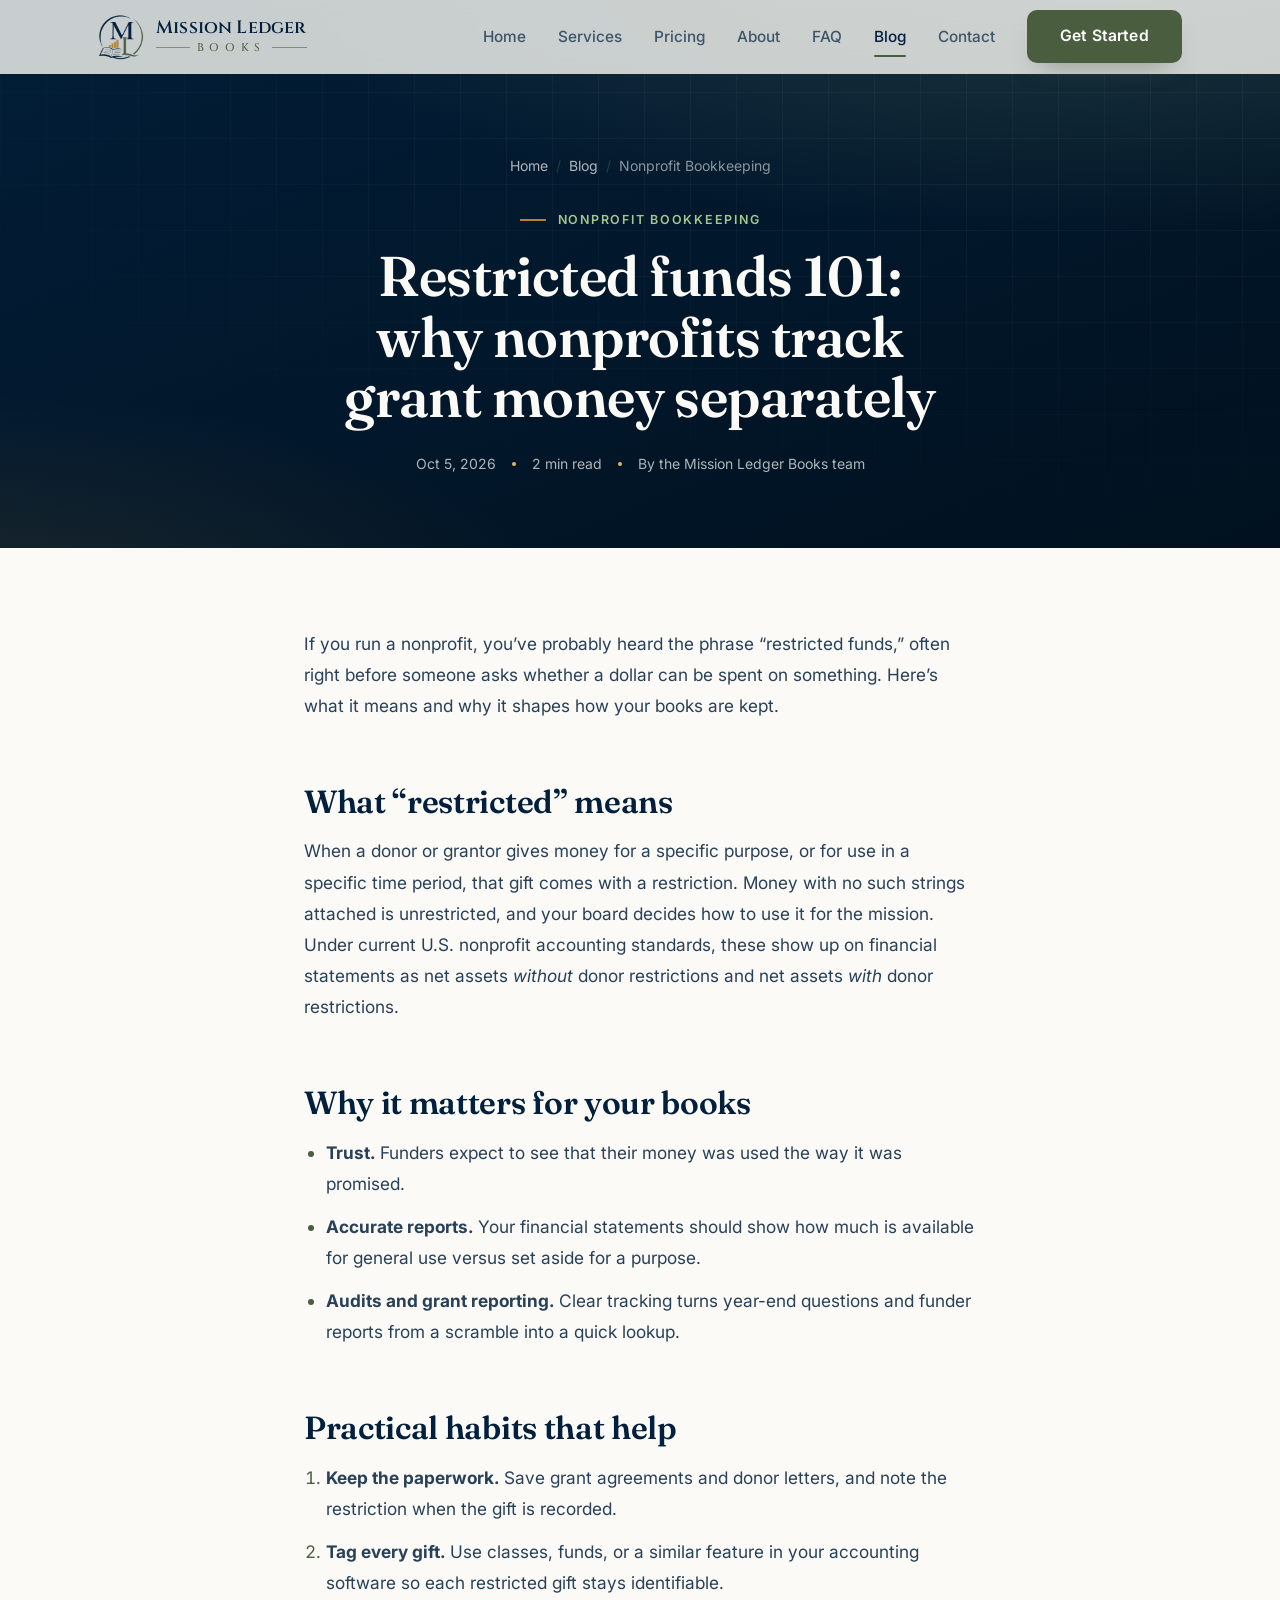
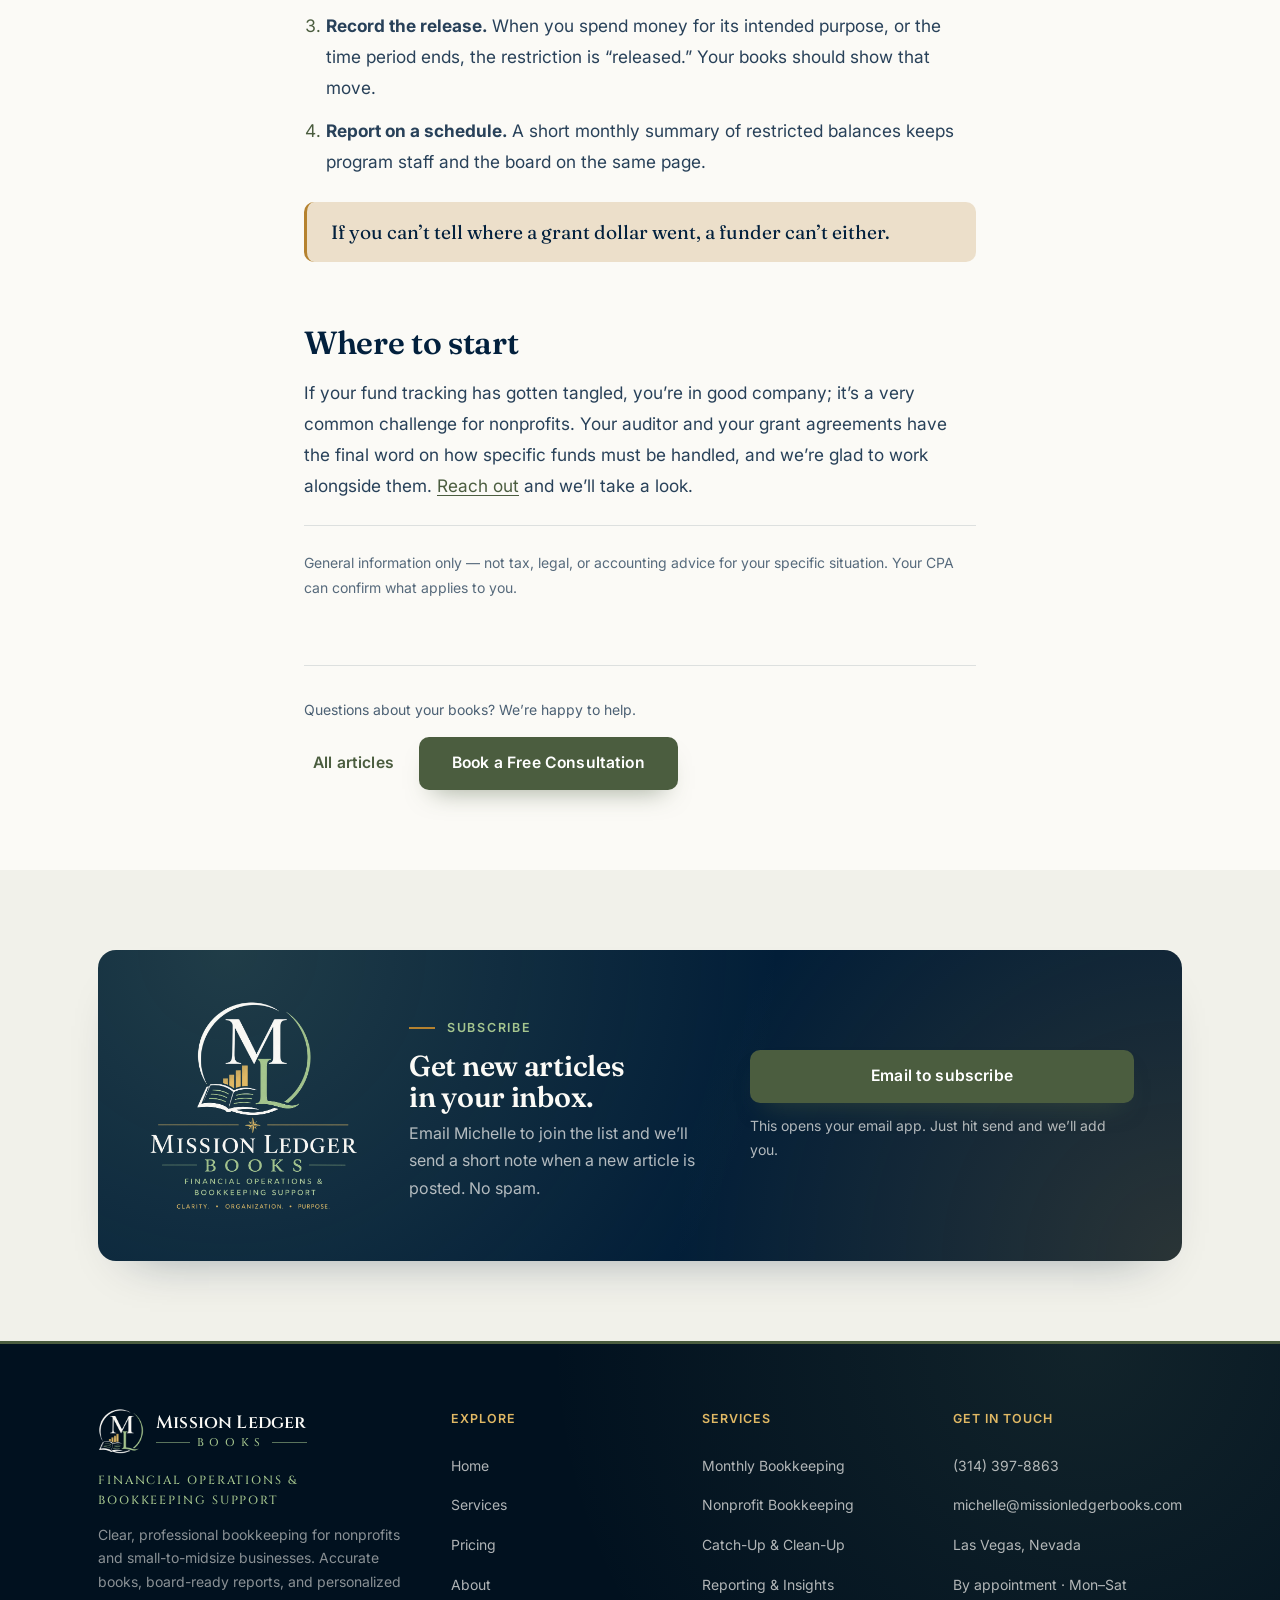
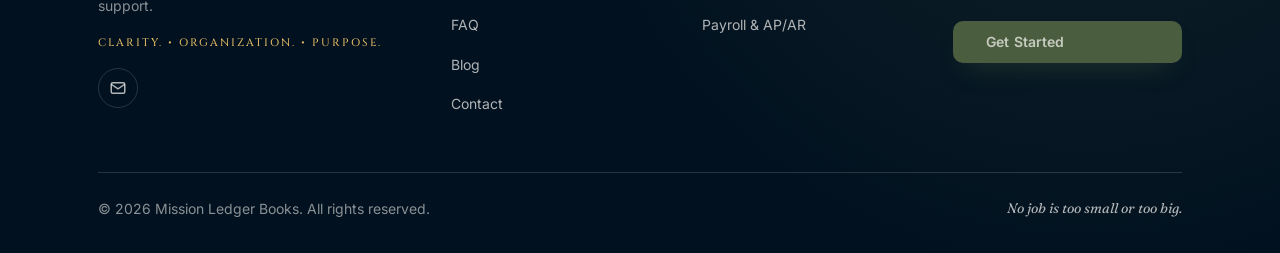
<file: blog/2026-10-restricted-funds-101.html>
<!DOCTYPE html>
<html lang="en">
<head>
  <!-- mlb-post {"slug": "2026-10-restricted-funds-101", "title": "Restricted funds 101: why nonprofits track grant money separately", "date": "2026-10-05", "category": "Nonprofit Bookkeeping", "excerpt": "Donor and grant restrictions change how money must be recorded and reported. Here is the plain-English version.", "minutes": 2} -->
  <meta charset="UTF-8">
  <meta name="viewport" content="width=device-width, initial-scale=1.0">
  <title>Restricted funds 101: why nonprofits track grant money separately | Mission Ledger Books</title>
  <meta name="description" content="Donor and grant restrictions change how money must be recorded and reported. Here is the plain-English version.">
  <link rel="canonical" href="https://missionledgerbooks.com/blog/2026-10-restricted-funds-101">

  <meta property="og:type" content="article">
  <meta property="og:title" content="Restricted funds 101: why nonprofits track grant money separately">
  <meta property="og:description" content="Donor and grant restrictions change how money must be recorded and reported. Here is the plain-English version.">
  <meta property="og:url" content="https://missionledgerbooks.com/blog/2026-10-restricted-funds-101">
  <meta property="og:image" content="https://missionledgerbooks.com/assets/img/og-cover-v2.png">
  <meta property="og:image:width" content="1200">
  <meta property="og:image:height" content="630">
  <meta property="article:published_time" content="2026-10-05">
  <meta name="twitter:card" content="summary_large_image">
  <meta name="twitter:image" content="https://missionledgerbooks.com/assets/img/og-cover-v2.png">
  <meta name="theme-color" content="#021E38">

  <link rel="icon" href="/favicon.ico" sizes="16x16 32x32 48x48">
  <link rel="icon" href="../assets/img/tab-icon-32.png" type="image/png" sizes="32x32">
  <link rel="apple-touch-icon" href="../assets/img/apple-touch-icon-v3.png">

  <!-- Fonts: Fraunces (display serif) + Inter (body) -->
  <link rel="preconnect" href="https://fonts.googleapis.com">
  <link rel="preconnect" href="https://fonts.gstatic.com" crossorigin>
  <link href="https://fonts.googleapis.com/css2?family=Fraunces:ital,opsz,wght@0,9..144,400;0,9..144,500;0,9..144,600;0,9..144,700;1,9..144,500;1,9..144,600&family=Cinzel:wght@500;600;700&family=Inter:wght@400;500;600;700&display=swap" rel="stylesheet">

  <link rel="stylesheet" href="../assets/css/styles.css?v=15">

  <script type="application/ld+json">
  {
    "@context": "https://schema.org",
    "@type": "BlogPosting",
    "headline": "Restricted funds 101: why nonprofits track grant money separately",
    "description": "Donor and grant restrictions change how money must be recorded and reported. Here is the plain-English version.",
    "datePublished": "2026-10-05",
    "mainEntityOfPage": "https://missionledgerbooks.com/blog/2026-10-restricted-funds-101",
    "image": "https://missionledgerbooks.com/assets/img/og-cover-v2.png",
    "author": { "@type": "Organization", "name": "Mission Ledger Books" },
    "publisher": {
      "@type": "Organization",
      "name": "Mission Ledger Books",
      "url": "https://missionledgerbooks.com"
    }
  }
  </script>
</head>
<body>
  <a class="skip-link" href="#main">Skip to content</a>

  <!-- ==================================================================
       SHARED HEADER  (same as every page; links start with ../ because
       articles live one folder down in /blog)
       =================================================================== -->
  <header class="site-header">
    <div class="container">
      <a class="brand" href="../index.html" aria-label="Mission Ledger Books — home">
        <img class="brand__logo" src="../assets/img/logo-mark.png" width="46" height="46" alt="">
          <span class="brand__name">Mission Ledger<small>Books</small></span>
      </a>

      <nav class="nav" id="primary-nav" aria-label="Primary">
        <ul class="nav__links">
          <li><a href="../index.html">Home</a></li>
          <li><a href="../services.html">Services</a></li>
          <li><a href="../pricing.html">Pricing</a></li>
          <li><a href="../about.html">About</a></li>
          <li><a href="../faq.html">FAQ</a></li>
          <li><a href="../blog.html" aria-current="page">Blog</a></li>
          <li><a href="../contact.html">Contact</a></li>
        </ul>
        <a class="btn btn--primary" href="../contact.html">Get Started</a>
      </nav>

      <button class="nav-toggle" aria-label="Open menu" aria-expanded="false" aria-controls="primary-nav">
        <span></span><span></span><span></span>
      </button>
    </div>
  </header>

  <main id="main">

    <section class="page-hero page-hero--dark page-hero--center">
      <div class="container container--narrow js-hero-fade">
        <p class="breadcrumb"><a href="../index.html">Home</a><span aria-hidden="true">/</span><a href="../blog.html">Blog</a><span aria-hidden="true">/</span>Nonprofit Bookkeeping</p>
        <p class="eyebrow">Nonprofit Bookkeeping</p>
        <h1>Restricted funds 101: why nonprofits track grant money separately</h1>
        <p class="post-meta">
          <time datetime="2026-10-05">Oct 5, 2026</time>
          <span class="dot" aria-hidden="true"></span>
          <span>2 min read</span>
          <span class="dot" aria-hidden="true"></span>
          <span>By the Mission Ledger Books team</span>
        </p>
      </div>
    </section>

    <section class="section section--paper">
      <div class="container">
        <article class="prose">
          <p>If you run a nonprofit, you&rsquo;ve probably heard the phrase &ldquo;restricted funds,&rdquo; often right before someone asks whether a dollar can be spent on something. Here&rsquo;s what it means and why it shapes how your books are kept.</p>

          <h2>What &ldquo;restricted&rdquo; means</h2>
          <p>When a donor or grantor gives money for a specific purpose, or for use in a specific time period, that gift comes with a restriction. Money with no such strings attached is unrestricted, and your board decides how to use it for the mission. Under current U.S. nonprofit accounting standards, these show up on financial statements as net assets <em>without</em> donor restrictions and net assets <em>with</em> donor restrictions.</p>

          <h2>Why it matters for your books</h2>
          <ul>
            <li><strong>Trust.</strong> Funders expect to see that their money was used the way it was promised.</li>
            <li><strong>Accurate reports.</strong> Your financial statements should show how much is available for general use versus set aside for a purpose.</li>
            <li><strong>Audits and grant reporting.</strong> Clear tracking turns year-end questions and funder reports from a scramble into a quick lookup.</li>
          </ul>

          <h2>Practical habits that help</h2>
          <ol>
            <li><strong>Keep the paperwork.</strong> Save grant agreements and donor letters, and note the restriction when the gift is recorded.</li>
            <li><strong>Tag every gift.</strong> Use classes, funds, or a similar feature in your accounting software so each restricted gift stays identifiable.</li>
            <li><strong>Record the release.</strong> When you spend money for its intended purpose, or the time period ends, the restriction is &ldquo;released.&rdquo; Your books should show that move.</li>
            <li><strong>Report on a schedule.</strong> A short monthly summary of restricted balances keeps program staff and the board on the same page.</li>
          </ol>

          <blockquote>If you can&rsquo;t tell where a grant dollar went, a funder can&rsquo;t either.</blockquote>

          <h2>Where to start</h2>
          <p>If your fund tracking has gotten tangled, you&rsquo;re in good company; it&rsquo;s a very common challenge for nonprofits. Your auditor and your grant agreements have the final word on how specific funds must be handled, and we&rsquo;re glad to work alongside them. <a href="../contact.html">Reach out</a> and we&rsquo;ll take a look.</p>
          <p class="note">General information only — not tax, legal, or accounting advice for your specific
            situation. Your CPA can confirm what applies to you.</p>
        </article>

        <div class="post-footer">
          <p>Questions about your books? We&rsquo;re happy to help.</p>
          <div class="hero__actions">
            <a class="btn btn--ghost" href="../blog.html">All articles</a>
            <a class="btn btn--primary" href="../contact.html">Book a Free Consultation</a>
          </div>
        </div>
      </div>
    </section>

    <section class="section section--mist">
      <div class="container">
        <div class="subscribe reveal">
          <div class="subscribe__logo">
            <img src="../assets/img/logo-full-light.png" width="215" height="215" loading="lazy" alt="Mission Ledger Books — Financial Operations &amp; Bookkeeping Support">
          </div>
          <div>
            <p class="eyebrow">Subscribe</p>
            <h3 class="h3">Get new articles in your inbox.</h3>
            <p>Email Michelle to join the list and we&rsquo;ll send a short note when a new article is posted. No spam.</p>
          </div>
          <div class="subscribe__form">
            <a class="btn btn--primary btn--block" href="mailto:michelle@missionledgerbooks.com?subject=Please%20add%20me%20to%20your%20list&amp;body=Hi%20Michelle%2C%0A%0APlease%20add%20me%20to%20your%20list%20for%20new%20articles.%0A%0AName%3A%0AOrganization%3A%0A">Email to subscribe</a>
            <p class="subscribe__note">This opens your email app. Just hit send and we&rsquo;ll add you.</p>
          </div>
        </div>
      </div>
    </section>

  </main>

  <!-- ==================================================================
       SHARED FOOTER
       =================================================================== -->
  <footer class="site-footer">
    <div class="container">
      <div class="footer-grid">
        <div class="footer-brand">
          <a class="brand" href="../index.html" aria-label="Mission Ledger Books — home">
            <img class="brand__logo" src="../assets/img/logo-mark-light.png" width="46" height="46" alt="">
          <span class="brand__name">Mission Ledger<small>Books</small></span>
          </a>
          <p class="footer-descriptor">Financial Operations &amp; Bookkeeping Support</p>
          <p>Clear, professional bookkeeping for nonprofits and small-to-midsize businesses. Accurate books, board-ready reports, and personalized support.</p>
          <p class="footer-values">Clarity. &bull; Organization. &bull; Purpose.</p>
          <div class="footer-social">
            <a href="mailto:michelle@missionledgerbooks.com" aria-label="Email Mission Ledger Books">
              <svg viewBox="0 0 24 24" fill="none" stroke="currentColor" stroke-width="2" aria-hidden="true"><rect x="3" y="5" width="18" height="14" rx="2"/><path d="M3 7l9 6 9-6"/></svg>
            </a>
          </div>
        </div>

        <div class="footer-col">
          <p class="footer-title">Explore</p>
          <a href="../index.html">Home</a>
          <a href="../services.html">Services</a>
          <a href="../pricing.html">Pricing</a>
          <a href="../about.html">About</a>
          <a href="../faq.html">FAQ</a>
          <a href="../blog.html">Blog</a>
          <a href="../contact.html">Contact</a>
        </div>

        <div class="footer-col">
          <p class="footer-title">Services</p>
          <a href="../services.html">Monthly Bookkeeping</a>
          <a href="../services.html">Nonprofit Bookkeeping</a>
          <a href="../services.html">Catch-Up &amp; Clean-Up</a>
          <a href="../services.html">Reporting &amp; Insights</a>
          <a href="../services.html">Payroll &amp; AP/AR</a>
        </div>

        <div class="footer-col">
          <p class="footer-title">Get In Touch</p>
          <a href="tel:+13143978863">(314) 397-8863</a>
          <a href="mailto:michelle@missionledgerbooks.com">michelle@missionledgerbooks.com</a>
          <p>Las Vegas, Nevada</p>
          <p>By appointment · Mon–Sat</p>
          <a class="btn btn--primary mt-4" href="../contact.html">Get Started</a>
        </div>
      </div>

      <div class="footer-bottom">
        <span>&copy; <span id="year">2026</span> Mission Ledger Books. All rights reserved.</span>
        <span class="tag">No job is too small or too big.</span>
      </div>
    </div>
  </footer>

  <script src="../assets/js/main.js?v=14"></script>
</body>
</html>
</file>
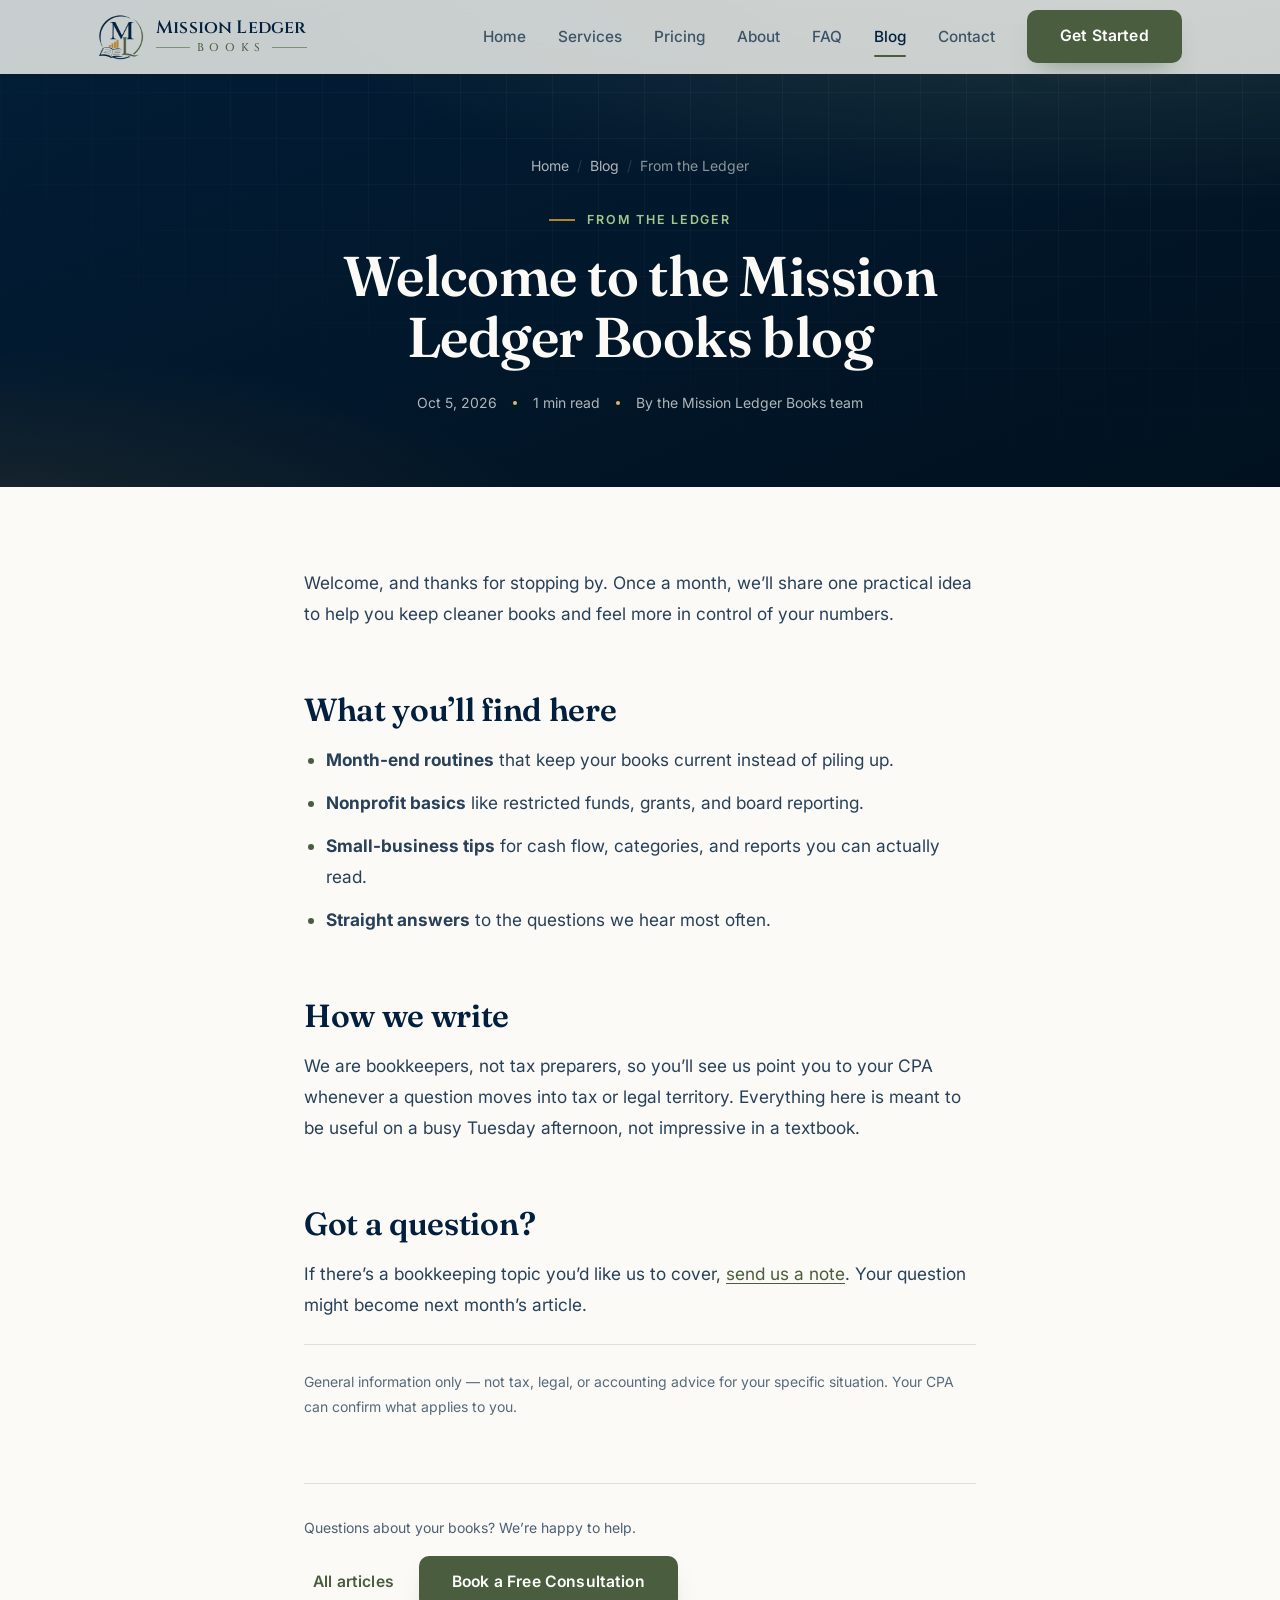
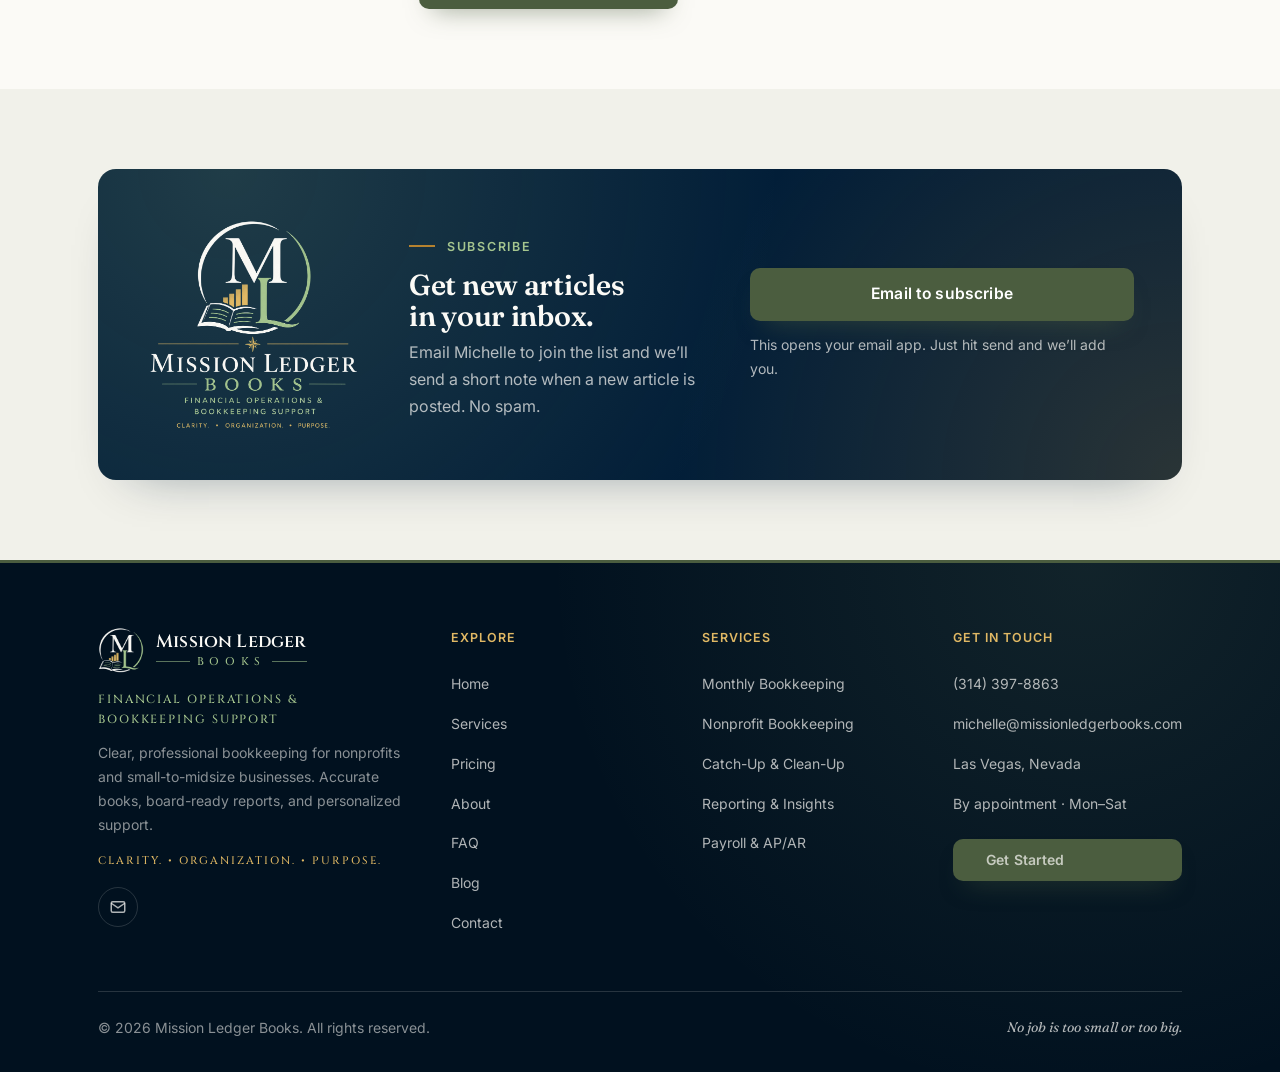
<file: blog/2026-10-welcome-to-the-blog.html>
<!DOCTYPE html>
<html lang="en">
<head>
  <!-- mlb-post {"slug": "2026-10-welcome-to-the-blog", "title": "Welcome to the Mission Ledger Books blog", "date": "2026-10-05", "category": "From the Ledger", "excerpt": "What to expect from our monthly notes: practical, plain-English bookkeeping for nonprofits and growing businesses.", "minutes": 1} -->
  <meta charset="UTF-8">
  <meta name="viewport" content="width=device-width, initial-scale=1.0">
  <title>Welcome to the Mission Ledger Books blog | Mission Ledger Books</title>
  <meta name="description" content="What to expect from our monthly notes: practical, plain-English bookkeeping for nonprofits and growing businesses.">
  <link rel="canonical" href="https://missionledgerbooks.com/blog/2026-10-welcome-to-the-blog">

  <meta property="og:type" content="article">
  <meta property="og:title" content="Welcome to the Mission Ledger Books blog">
  <meta property="og:description" content="What to expect from our monthly notes: practical, plain-English bookkeeping for nonprofits and growing businesses.">
  <meta property="og:url" content="https://missionledgerbooks.com/blog/2026-10-welcome-to-the-blog">
  <meta property="og:image" content="https://missionledgerbooks.com/assets/img/og-cover-v2.png">
  <meta property="og:image:width" content="1200">
  <meta property="og:image:height" content="630">
  <meta property="article:published_time" content="2026-10-05">
  <meta name="twitter:card" content="summary_large_image">
  <meta name="twitter:image" content="https://missionledgerbooks.com/assets/img/og-cover-v2.png">
  <meta name="theme-color" content="#021E38">

  <link rel="icon" href="/favicon.ico" sizes="16x16 32x32 48x48">
  <link rel="icon" href="../assets/img/tab-icon-32.png" type="image/png" sizes="32x32">
  <link rel="apple-touch-icon" href="../assets/img/apple-touch-icon-v3.png">

  <!-- Fonts: Fraunces (display serif) + Inter (body) -->
  <link rel="preconnect" href="https://fonts.googleapis.com">
  <link rel="preconnect" href="https://fonts.gstatic.com" crossorigin>
  <link href="https://fonts.googleapis.com/css2?family=Fraunces:ital,opsz,wght@0,9..144,400;0,9..144,500;0,9..144,600;0,9..144,700;1,9..144,500;1,9..144,600&family=Cinzel:wght@500;600;700&family=Inter:wght@400;500;600;700&display=swap" rel="stylesheet">

  <link rel="stylesheet" href="../assets/css/styles.css?v=15">

  <script type="application/ld+json">
  {
    "@context": "https://schema.org",
    "@type": "BlogPosting",
    "headline": "Welcome to the Mission Ledger Books blog",
    "description": "What to expect from our monthly notes: practical, plain-English bookkeeping for nonprofits and growing businesses.",
    "datePublished": "2026-10-05",
    "mainEntityOfPage": "https://missionledgerbooks.com/blog/2026-10-welcome-to-the-blog",
    "image": "https://missionledgerbooks.com/assets/img/og-cover-v2.png",
    "author": { "@type": "Organization", "name": "Mission Ledger Books" },
    "publisher": {
      "@type": "Organization",
      "name": "Mission Ledger Books",
      "url": "https://missionledgerbooks.com"
    }
  }
  </script>
</head>
<body>
  <a class="skip-link" href="#main">Skip to content</a>

  <!-- ==================================================================
       SHARED HEADER  (same as every page; links start with ../ because
       articles live one folder down in /blog)
       =================================================================== -->
  <header class="site-header">
    <div class="container">
      <a class="brand" href="../index.html" aria-label="Mission Ledger Books — home">
        <img class="brand__logo" src="../assets/img/logo-mark.png" width="46" height="46" alt="">
          <span class="brand__name">Mission Ledger<small>Books</small></span>
      </a>

      <nav class="nav" id="primary-nav" aria-label="Primary">
        <ul class="nav__links">
          <li><a href="../index.html">Home</a></li>
          <li><a href="../services.html">Services</a></li>
          <li><a href="../pricing.html">Pricing</a></li>
          <li><a href="../about.html">About</a></li>
          <li><a href="../faq.html">FAQ</a></li>
          <li><a href="../blog.html" aria-current="page">Blog</a></li>
          <li><a href="../contact.html">Contact</a></li>
        </ul>
        <a class="btn btn--primary" href="../contact.html">Get Started</a>
      </nav>

      <button class="nav-toggle" aria-label="Open menu" aria-expanded="false" aria-controls="primary-nav">
        <span></span><span></span><span></span>
      </button>
    </div>
  </header>

  <main id="main">

    <section class="page-hero page-hero--dark page-hero--center">
      <div class="container container--narrow js-hero-fade">
        <p class="breadcrumb"><a href="../index.html">Home</a><span aria-hidden="true">/</span><a href="../blog.html">Blog</a><span aria-hidden="true">/</span>From the Ledger</p>
        <p class="eyebrow">From the Ledger</p>
        <h1>Welcome to the Mission Ledger Books blog</h1>
        <p class="post-meta">
          <time datetime="2026-10-05">Oct 5, 2026</time>
          <span class="dot" aria-hidden="true"></span>
          <span>1 min read</span>
          <span class="dot" aria-hidden="true"></span>
          <span>By the Mission Ledger Books team</span>
        </p>
      </div>
    </section>

    <section class="section section--paper">
      <div class="container">
        <article class="prose">
          <p>Welcome, and thanks for stopping by. Once a month, we&rsquo;ll share one practical idea to help you keep cleaner books and feel more in control of your numbers.</p>

          <h2>What you&rsquo;ll find here</h2>
          <ul>
            <li><strong>Month-end routines</strong> that keep your books current instead of piling up.</li>
            <li><strong>Nonprofit basics</strong> like restricted funds, grants, and board reporting.</li>
            <li><strong>Small-business tips</strong> for cash flow, categories, and reports you can actually read.</li>
            <li><strong>Straight answers</strong> to the questions we hear most often.</li>
          </ul>

          <h2>How we write</h2>
          <p>We are bookkeepers, not tax preparers, so you&rsquo;ll see us point you to your CPA whenever a question moves into tax or legal territory. Everything here is meant to be useful on a busy Tuesday afternoon, not impressive in a textbook.</p>

          <h2>Got a question?</h2>
          <p>If there&rsquo;s a bookkeeping topic you&rsquo;d like us to cover, <a href="../contact.html">send us a note</a>. Your question might become next month&rsquo;s article.</p>
          <p class="note">General information only — not tax, legal, or accounting advice for your specific
            situation. Your CPA can confirm what applies to you.</p>
        </article>

        <div class="post-footer">
          <p>Questions about your books? We&rsquo;re happy to help.</p>
          <div class="hero__actions">
            <a class="btn btn--ghost" href="../blog.html">All articles</a>
            <a class="btn btn--primary" href="../contact.html">Book a Free Consultation</a>
          </div>
        </div>
      </div>
    </section>

    <section class="section section--mist">
      <div class="container">
        <div class="subscribe reveal">
          <div class="subscribe__logo">
            <img src="../assets/img/logo-full-light.png" width="215" height="215" loading="lazy" alt="Mission Ledger Books — Financial Operations &amp; Bookkeeping Support">
          </div>
          <div>
            <p class="eyebrow">Subscribe</p>
            <h3 class="h3">Get new articles in your inbox.</h3>
            <p>Email Michelle to join the list and we&rsquo;ll send a short note when a new article is posted. No spam.</p>
          </div>
          <div class="subscribe__form">
            <a class="btn btn--primary btn--block" href="mailto:michelle@missionledgerbooks.com?subject=Please%20add%20me%20to%20your%20list&amp;body=Hi%20Michelle%2C%0A%0APlease%20add%20me%20to%20your%20list%20for%20new%20articles.%0A%0AName%3A%0AOrganization%3A%0A">Email to subscribe</a>
            <p class="subscribe__note">This opens your email app. Just hit send and we&rsquo;ll add you.</p>
          </div>
        </div>
      </div>
    </section>

  </main>

  <!-- ==================================================================
       SHARED FOOTER
       =================================================================== -->
  <footer class="site-footer">
    <div class="container">
      <div class="footer-grid">
        <div class="footer-brand">
          <a class="brand" href="../index.html" aria-label="Mission Ledger Books — home">
            <img class="brand__logo" src="../assets/img/logo-mark-light.png" width="46" height="46" alt="">
          <span class="brand__name">Mission Ledger<small>Books</small></span>
          </a>
          <p class="footer-descriptor">Financial Operations &amp; Bookkeeping Support</p>
          <p>Clear, professional bookkeeping for nonprofits and small-to-midsize businesses. Accurate books, board-ready reports, and personalized support.</p>
          <p class="footer-values">Clarity. &bull; Organization. &bull; Purpose.</p>
          <div class="footer-social">
            <a href="mailto:michelle@missionledgerbooks.com" aria-label="Email Mission Ledger Books">
              <svg viewBox="0 0 24 24" fill="none" stroke="currentColor" stroke-width="2" aria-hidden="true"><rect x="3" y="5" width="18" height="14" rx="2"/><path d="M3 7l9 6 9-6"/></svg>
            </a>
          </div>
        </div>

        <div class="footer-col">
          <p class="footer-title">Explore</p>
          <a href="../index.html">Home</a>
          <a href="../services.html">Services</a>
          <a href="../pricing.html">Pricing</a>
          <a href="../about.html">About</a>
          <a href="../faq.html">FAQ</a>
          <a href="../blog.html">Blog</a>
          <a href="../contact.html">Contact</a>
        </div>

        <div class="footer-col">
          <p class="footer-title">Services</p>
          <a href="../services.html">Monthly Bookkeeping</a>
          <a href="../services.html">Nonprofit Bookkeeping</a>
          <a href="../services.html">Catch-Up &amp; Clean-Up</a>
          <a href="../services.html">Reporting &amp; Insights</a>
          <a href="../services.html">Payroll &amp; AP/AR</a>
        </div>

        <div class="footer-col">
          <p class="footer-title">Get In Touch</p>
          <a href="tel:+13143978863">(314) 397-8863</a>
          <a href="mailto:michelle@missionledgerbooks.com">michelle@missionledgerbooks.com</a>
          <p>Las Vegas, Nevada</p>
          <p>By appointment · Mon–Sat</p>
          <a class="btn btn--primary mt-4" href="../contact.html">Get Started</a>
        </div>
      </div>

      <div class="footer-bottom">
        <span>&copy; <span id="year">2026</span> Mission Ledger Books. All rights reserved.</span>
        <span class="tag">No job is too small or too big.</span>
      </div>
    </div>
  </footer>

  <script src="../assets/js/main.js?v=14"></script>
</body>
</html>
</file>
<file: assets/css/styles.css>
/* =====================================================================
   MISSION LEDGER BOOKS — styles.css
   Single source of truth. Every color, font, and spacing value is a
   CSS variable defined once in :root below. Never hardcode values;
   change a token here and it propagates site-wide.

   Theme: "Ledger" — warm ivory paper, deep navy ink, a trustworthy
   forest green as the primary accent, and brass/gold used sparingly
   for premium ruled-line detail. Light-first, with deep-navy "drama"
   sections for rhythm.
   ===================================================================== */

/* ------------------------------------------------------------------
   1. DESIGN TOKENS
   ------------------------------------------------------------------ */
:root {
  /* Core palette — matched to the official logo: navy #02203D, olive green #4B5D3F, gold #B5822F, on warm ivory */
  --paper:        #FBFAF6;  /* warm ivory — primary background         */
  --paper-2:      #FFFFFF;  /* pure white — raised cards on light       */
  --mist:         #F1F1EA;  /* soft neutral panel                       */
  --sand:         #ECE7D9;  /* warm sand neutral (borders / accents)    */

  --green:        #4B5D3F;  /* logo olive green — accent / buttons      */
  --green-hover:  #5E7450;  /* olive green, lightened for hover         */
  --green-bright: #A5C58E;  /* logo sage green — accents on dark        */
  --green-deep:   #2B3724;  /* dark olive (secondary dark tone)         */

  --navy:         #02203D;  /* logo navy — body text + headings         */
  --navy-2:       #0D3760;  /* mid navy — subtle gradients              */
  --navy-deep:    #021E38;  /* darker navy — dark sections              */
  --navy-night:   #01111F;  /* deepest navy — hero depth / footer       */

  --gold:         #B5822F;  /* logo gold — premium ruled-line accent    */
  --gold-ink:     #8A6020;  /* darker gold for small text on light (AA) */
  --gold-soft:    #E0B864;  /* logo gold, lightened — labels on dark    */

  /* Text token: navy ink reads as near-black on the warm base */
  --ink:      var(--navy);

  /* Derived ink tones (built from navy #02203D) */
  --ink-85:  rgba(2, 32, 61, 0.85);
  --ink-70:  rgba(2, 32, 61, 0.70);
  --ink-55:  rgba(2, 32, 61, 0.66);
  --ink-40:  rgba(2, 32, 61, 0.40);
  --ink-25:  rgba(2, 32, 61, 0.22);
  --ink-12:  rgba(2, 32, 61, 0.12);
  --ink-08:  rgba(2, 32, 61, 0.07);

  /* Paper tones (for text/borders on dark sections) */
  --paper-80: rgba(251, 250, 246, 0.82);
  --paper-70: rgba(251, 250, 246, 0.70);
  --paper-55: rgba(251, 250, 246, 0.55);
  --paper-14: rgba(251, 250, 246, 0.15);
  --paper-08: rgba(251, 250, 246, 0.08);

  /* Green tints */
  --green-15:        rgba(75, 93, 63, 0.11);
  --green-25:        rgba(75, 93, 63, 0.24);
  --green-bright-15: rgba(165, 197, 142, 0.15);
  --green-bright-25: rgba(165, 197, 142, 0.28);

  /* Gold tints */
  --gold-20: rgba(181, 130, 47, 0.22);
  --gold-35: rgba(181, 130, 47, 0.38);

  /* Typography */
  --font-display: 'Fraunces', 'Iowan Old Style', Georgia, 'Times New Roman', serif;
  --font-body:    'Inter', -apple-system, BlinkMacSystemFont, 'Segoe UI', sans-serif;

  /* Logo lettering + the exact colors measured from the logo artwork */
  --font-brand: 'Cinzel', 'Trajan Pro', 'Cormorant SC', Georgia, serif;
  --logo-navy:  var(--navy);
  --logo-green: var(--green);
  --logo-gold:  var(--gold);
  --logo-green-light: var(--green-bright);   /* for dark backgrounds */
  --logo-gold-light:  var(--gold-soft);

  --fw-body:    400;
  --fw-medium:  500;
  --fw-semi:    600;
  --fw-heading: 600;
  --fw-heavy:   700;

  /* Fluid type scale (mobile → desktop via clamp) */
  --fs-hero:    clamp(2.5rem, 5.6vw, 4.4rem);
  --fs-h1:      clamp(2.2rem, 4.6vw, 3.5rem);
  --fs-h2:      clamp(1.9rem, 3.6vw, 2.9rem);
  --fs-h3:      clamp(1.2rem, 1.9vw, 1.5rem);
  --fs-lead:    clamp(1.06rem, 1.5vw, 1.3rem);
  --fs-body:    1rem;
  --fs-small:   0.875rem;
  --fs-eyebrow: 0.78rem;

  --lh-tight: 1.08;
  --lh-snug:  1.3;
  --lh-body:  1.7;
  --ls-wide:  0.08em;   /* letter-spacing for eyebrows/labels */
  --ls-wider: 0.14em;

  /* Spacing scale */
  --space-1:  0.25rem;
  --space-2:  0.5rem;
  --space-3:  0.75rem;
  --space-4:  1rem;
  --space-5:  1.5rem;
  --space-6:  2rem;
  --space-7:  3rem;
  --space-8:  4rem;
  --space-9:  6rem;
  --space-10: 8rem;

  /* Layout */
  --container-max: 1180px;
  --container-pad: clamp(1.25rem, 5vw, 3rem);
  --section-pad-y: clamp(3.25rem, 7vw, 5rem);

  /* Borders & radius */
  --radius-sm: 5px;
  --radius:    10px;
  --radius-lg: 18px;
  --border-hairline: 1px solid var(--ink-12);

  /* Shadows */
  --shadow-card: 0 24px 50px -34px rgba(2, 30, 56, 0.45);
  --shadow-soft: 0 12px 30px -20px rgba(2, 30, 56, 0.35);
  --shadow-btn:  0 14px 26px -14px rgba(75, 93, 63, 0.55);

  /* Motion */
  --ease: cubic-bezier(0.22, 1, 0.36, 1);
  --dur:  0.35s;

  /* Fixed header height */
  --header-h: 74px;
}

/* ------------------------------------------------------------------
   2. RESET / BASE
   ------------------------------------------------------------------ */
*, *::before, *::after { box-sizing: border-box; }

html {
  scroll-behavior: smooth;
  scroll-padding-top: var(--header-h);
  -webkit-text-size-adjust: 100%;
}

body {
  margin: 0;
  font-family: var(--font-body);
  font-weight: var(--fw-body);
  font-size: var(--fs-body);
  line-height: var(--lh-body);
  color: var(--ink);
  background: var(--paper);
  -webkit-font-smoothing: antialiased;
  text-rendering: optimizeLegibility;
  overflow-x: hidden;
}

img { max-width: 100%; height: auto; display: block; }
a { color: inherit; text-decoration: none; }
ul, ol { margin: 0; padding: 0; list-style: none; }

h1, h2, h3, h4 {
  font-family: var(--font-display);
  font-weight: var(--fw-heading);
  line-height: var(--lh-tight);
  letter-spacing: -0.01em;
  color: var(--ink);
  margin: 0;
  text-wrap: balance;   /* balances heading lines, avoids one-word widows */
}
h1 { font-optical-sizing: auto; }
p { margin: 0; }

:focus-visible {
  outline: 2px solid var(--green);
  outline-offset: 3px;
  border-radius: var(--radius-sm);
}

@media (prefers-reduced-motion: reduce) {
  html { scroll-behavior: auto; }
  *, *::before, *::after {
    animation-duration: 0.001ms !important;
    transition-duration: 0.001ms !important;
  }
}

.sr-only {
  position: absolute; width: 1px; height: 1px;
  padding: 0; margin: -1px; overflow: hidden;
  clip: rect(0, 0, 0, 0); white-space: nowrap; border: 0;
}

.skip-link {
  position: absolute; left: var(--space-4); top: -100px;
  background: var(--green); color: var(--paper);
  padding: var(--space-2) var(--space-4); border-radius: var(--radius);
  font-weight: var(--fw-heavy); z-index: 200;
  transition: top var(--dur) var(--ease);
}
.skip-link:focus { top: var(--space-4); }

/* Slim scroll-progress indicator (built by main.js) */
.scroll-progress {
  position: fixed; top: 0; left: 0; height: 3px; width: 0;
  background: linear-gradient(90deg, var(--green), var(--gold));
  z-index: 300; pointer-events: none;
  transition: width 0.08s linear;
}
@media (prefers-reduced-motion: reduce) { .scroll-progress { display: none; } }

/* ------------------------------------------------------------------
   3. LAYOUT HELPERS + SECTION THEMES
   ------------------------------------------------------------------ */
.container {
  width: 100%;
  max-width: var(--container-max);
  margin-inline: auto;
  padding-inline: var(--container-pad);
}
.container--narrow { max-width: 920px; }

.section { padding-block: var(--section-pad-y); }

.section--paper { background: var(--paper); color: var(--ink); }
.section--mist  { background: var(--mist);  color: var(--ink); }
.section--navy {
  background:
    radial-gradient(circle at 80% 12%, rgba(165, 197, 142, 0.14), transparent 52%),
    radial-gradient(circle at 12% 90%, rgba(181, 130, 47, 0.10), transparent 45%),
    var(--navy-deep);
  color: var(--paper);
}
.section--navy h1, .section--navy h2,
.section--navy h3, .section--navy h4 { color: var(--paper); }

/* Hairline divider between same-tone stacked sections */
.section + .section.section--paper { border-top: var(--border-hairline); }

/* ------------------------------------------------------------------
   4. TYPOGRAPHY HELPERS
   ------------------------------------------------------------------ */
.eyebrow {
  font-family: var(--font-body);
  font-weight: var(--fw-semi);
  font-size: var(--fs-eyebrow);
  letter-spacing: var(--ls-wider);
  text-transform: uppercase;
  color: var(--green);
  display: inline-flex;
  align-items: center;
  gap: var(--space-3);
}
.eyebrow::before {
  content: "";
  width: 26px; height: 2px;
  background: var(--gold);
  display: inline-block;
}
.section--navy .eyebrow,
.hero .eyebrow,
.cta-band .eyebrow { color: var(--green-bright); }

.display { font-size: var(--fs-hero); }
.h1 { font-size: var(--fs-h1); }
.h2 { font-size: var(--fs-h2); }
.h3 { font-size: var(--fs-h3); }

.lead {
  font-size: var(--fs-lead);
  line-height: var(--lh-snug);
  color: var(--ink-70);
  font-weight: var(--fw-body);
  text-wrap: pretty;   /* avoids orphaned last words in lead copy */
}
.section--navy .lead,
.cta-band .lead { color: var(--paper-70); }

.text-green { color: var(--green); }
.text-gold  { color: var(--gold); }
.hero .text-green,
.section--navy .text-green,
.cta-band .text-green { color: var(--green-bright); }

/* Serif emphasis inside the hero headline */
.accent-serif { font-style: italic; color: var(--green); }
.hero .accent-serif,
.section--navy .accent-serif { color: var(--green-bright); }

.section-head { max-width: 48rem; margin-bottom: var(--space-7); }
.section-head .eyebrow { margin-bottom: var(--space-4); }
.section-head.center { margin-inline: auto; text-align: center; }
.section-head.center .eyebrow { justify-content: center; }
.section-head .lead { margin-top: var(--space-4); }

/* ------------------------------------------------------------------
   5. BUTTONS  (site-wide standard)
   ------------------------------------------------------------------ */
.btn {
  display: inline-flex;
  align-items: center;
  justify-content: center;
  gap: var(--space-2);
  font-family: var(--font-body);
  font-weight: var(--fw-semi);
  font-size: 0.98rem;
  letter-spacing: 0.01em;
  padding: var(--space-3) var(--space-6);
  border-radius: var(--radius);
  border: 1.5px solid transparent;
  cursor: pointer;
  transition: transform var(--dur) var(--ease),
              background var(--dur) var(--ease),
              color var(--dur) var(--ease),
              box-shadow var(--dur) var(--ease),
              border-color var(--dur) var(--ease);
  will-change: transform;
}
.btn:hover { transform: translateY(-2px); }
.btn:active { transform: translateY(0); }

.btn--primary {
  background: var(--green);
  color: #fff;
  box-shadow: var(--shadow-btn);
}
.btn--primary:hover { background: var(--green-hover); }

.btn--outline {
  background: transparent;
  color: var(--ink);
  border-color: var(--ink-25);
}
.btn--outline:hover { border-color: var(--green); color: var(--green); }

.section--navy .btn--outline,
.cta-band .btn--outline {
  color: var(--paper);
  border-color: var(--paper-14);
}
.section--navy .btn--outline:hover,
.cta-band .btn--outline:hover {
  border-color: var(--green-bright);
  color: var(--green-bright);
}

.btn--ghost {
  background: transparent;
  color: var(--green);
  padding-inline: var(--space-2);
}
.btn--ghost:hover { color: var(--green-hover); }
.btn--ghost svg { transition: transform var(--dur) var(--ease); }
.btn--ghost:hover svg { transform: translateX(3px); }

.btn--lg { font-size: 1.06rem; padding: var(--space-4) var(--space-7); }
.btn--block { display: flex; width: 100%; }

/* ------------------------------------------------------------------
   6. SITE HEADER / NAV
   ------------------------------------------------------------------ */
.site-header {
  position: fixed;
  inset: 0 0 auto 0;
  height: var(--header-h);
  z-index: 100;
  display: flex;
  align-items: center;
  background: rgba(251, 250, 246, 0.80);
  backdrop-filter: blur(14px);
  -webkit-backdrop-filter: blur(14px);
  border-bottom: 1px solid transparent;
  transition: background var(--dur) var(--ease),
              border-color var(--dur) var(--ease),
              box-shadow var(--dur) var(--ease);
}
.site-header.is-scrolled {
  background: rgba(251, 250, 246, 0.92);
  border-bottom-color: var(--ink-12);
  box-shadow: var(--shadow-soft);
}
.site-header .container {
  display: flex;
  align-items: center;
  justify-content: space-between;
  gap: var(--space-5);
}

.brand {
  display: inline-flex;
  align-items: center;
  gap: var(--space-3);
  color: var(--logo-navy);
}
.brand__logo { display: block; width: 46px; height: 46px; flex: none; }
.brand__name {
  font-family: var(--font-brand);
  font-weight: 600;
  font-size: 1.12rem;
  line-height: 1.05;
  letter-spacing: 0.01em;
  color: var(--logo-navy);
  white-space: nowrap;
}
/* "—— BOOKS ——" exactly like the logo: spaced green caps between two thin rules */
.brand__name small {
  display: flex; align-items: center; gap: 0.6em;
  font-family: var(--font-brand);
  font-weight: 500;
  font-size: 0.7rem;
  letter-spacing: 0.5em;
  text-transform: uppercase;
  color: var(--logo-green);
  margin-top: 4px;
}
.brand__name small::before, .brand__name small::after {
  content: ""; flex: 1; height: 1px; background: currentColor; opacity: 0.55;
}

.nav { display: flex; align-items: center; gap: var(--space-6); }
.nav__links { display: flex; align-items: center; gap: var(--space-6); }
.nav__links a {
  font-family: var(--font-body);
  font-weight: var(--fw-medium);
  font-size: 0.96rem;
  color: var(--ink-70);
  padding-block: var(--space-2);
  position: relative;
  transition: color var(--dur) var(--ease);
}
.nav__links a:hover,
.nav__links a[aria-current="page"] { color: var(--ink); }
.nav__links a::after {
  content: "";
  position: absolute; left: 0; right: 0; bottom: -3px;
  height: 2px; background: var(--green); border-radius: 2px;
  transform: scaleX(0); transform-origin: left;
  transition: transform var(--dur) var(--ease);
}
.nav__links a:hover::after,
.nav__links a[aria-current="page"]::after { transform: scaleX(1); }

.nav-toggle {
  display: none;
  flex-direction: column;
  justify-content: center;
  gap: 5px;
  width: 44px; height: 44px;
  background: transparent; border: 0; cursor: pointer; padding: 0;
}
.nav-toggle span {
  display: block; width: 24px; height: 2px;
  background: var(--ink); margin-inline: auto;
  border-radius: 2px;
  transition: transform var(--dur) var(--ease), opacity var(--dur) var(--ease);
}
.nav-toggle[aria-expanded="true"] span:nth-child(1) { transform: translateY(7px) rotate(45deg); }
.nav-toggle[aria-expanded="true"] span:nth-child(2) { opacity: 0; }
.nav-toggle[aria-expanded="true"] span:nth-child(3) { transform: translateY(-7px) rotate(-45deg); }

/* Seven nav items need ~1080px to sit on one line; below that, use the menu button. */
@media (min-width: 1081px) and (max-width: 1240px) {
  .nav, .nav__links { gap: var(--space-5); }
}
@media (max-width: 1080px) {
  .nav-toggle { display: flex; }
  .nav {
    position: fixed;
    inset: var(--header-h) 0 auto 0;
    flex-direction: column;
    align-items: stretch;
    gap: 0;
    background: var(--paper);
    border-bottom: var(--border-hairline);
    padding: var(--space-4) var(--container-pad) var(--space-6);
    transform: translateY(-120%);
    transition: transform var(--dur) var(--ease);
    box-shadow: var(--shadow-card);
  }
  .nav.is-open { transform: translateY(0); }
  .nav__links { flex-direction: column; align-items: stretch; gap: 0; }
  .nav__links a {
    padding: var(--space-4) 0;
    border-bottom: var(--border-hairline);
    font-size: 1.08rem;
  }
  .nav__links a::after { display: none; }
  .nav .btn { margin-top: var(--space-5); }
}

/* ------------------------------------------------------------------
   7. SITE FOOTER
   ------------------------------------------------------------------ */
.site-footer {
  background:
    radial-gradient(circle at 85% 0%, rgba(165,197,142,0.10), transparent 45%),
    var(--navy-night);
  color: var(--paper);
  border-top: 3px solid var(--green);
  padding-block: var(--space-8) var(--space-6);
}
.site-footer .brand, .site-footer .brand__name { color: var(--paper); }
.site-footer .brand__name small { color: var(--logo-green-light); }
.footer-brand .footer-descriptor {
  font-family: var(--font-brand); font-weight: 500;
  font-size: 0.74rem; letter-spacing: 0.16em; text-transform: uppercase;
  color: var(--logo-green-light); max-width: none; margin-bottom: var(--space-3);
}
.footer-brand .footer-values {
  font-family: var(--font-brand); font-weight: 500;
  font-size: 0.68rem; letter-spacing: 0.18em; text-transform: uppercase;
  color: var(--logo-gold-light); max-width: none; margin-top: var(--space-4);
}
.footer-grid {
  display: grid;
  grid-template-columns: 1.5fr 1fr 1fr 1.1fr;
  gap: var(--space-7);
}
.footer-brand .brand { margin-bottom: var(--space-4); }
.footer-brand p {
  color: var(--paper-55);
  max-width: 34ch;
  font-size: var(--fs-small);
}
.footer-col .footer-title {
  font-family: var(--font-body);
  font-weight: var(--fw-semi);
  text-transform: uppercase;
  font-size: 0.78rem;
  letter-spacing: var(--ls-wide);
  color: var(--gold-soft);
  padding: 0;
  margin-bottom: var(--space-4);
}
.footer-col a, .footer-col p {
  display: block;
  color: var(--paper-70);
  font-size: var(--fs-small);
  padding-block: var(--space-2);
  transition: color var(--dur) var(--ease);
}
.footer-col a:hover { color: var(--green-bright); }

.footer-social { display: flex; gap: var(--space-3); margin-top: var(--space-4); }
.footer-social a {
  width: 40px; height: 40px;
  display: inline-flex; align-items: center; justify-content: center;
  border: 1px solid var(--paper-14); border-radius: 50%;
  color: var(--paper-70); padding: 0;
}
.footer-social a:hover { border-color: var(--green-bright); color: var(--green-bright); }
.footer-social svg { width: 18px; height: 18px; }

.footer-bottom {
  margin-top: var(--space-7);
  padding-top: var(--space-5);
  border-top: 1px solid var(--paper-14);
  display: flex;
  justify-content: space-between;
  align-items: center;
  gap: var(--space-4);
  flex-wrap: wrap;
  color: var(--paper-55);
  font-size: var(--fs-small);
}
.footer-bottom .tag {
  font-family: var(--font-display);
  font-style: italic;
  color: var(--paper-70);
}
@media (max-width: 860px) {
  .footer-grid { grid-template-columns: 1fr 1fr; gap: var(--space-6); }
}
@media (max-width: 560px) {
  .footer-grid { grid-template-columns: 1fr; }
}

/* ------------------------------------------------------------------
   8. HERO
   ------------------------------------------------------------------ */
.hero {
  position: relative;
  isolation: isolate;
  overflow: hidden;
  color: var(--paper);
  padding-top: calc(var(--header-h) + clamp(3rem, 7vw, 5.5rem));
  padding-bottom: clamp(3rem, 6vw, 4.5rem);
  background:
    radial-gradient(120% 95% at 84% -5%, rgba(165, 197, 142, 0.22), transparent 55%),
    radial-gradient(90% 80% at -5% 105%, rgba(181, 130, 47, 0.18), transparent 55%),
    linear-gradient(158deg, var(--navy-deep) 0%, var(--navy-night) 100%);
}
/* Faint ledger-grid backdrop */
.hero::before {
  content: "";
  position: absolute; inset: 0; z-index: -1;
  background-image:
    linear-gradient(rgba(255, 255, 255, 0.05) 1px, transparent 1px),
    linear-gradient(90deg, rgba(255, 255, 255, 0.05) 1px, transparent 1px);
  background-size: 46px 46px;
  -webkit-mask-image: radial-gradient(115% 100% at 72% 18%, #000 28%, transparent 82%);
  mask-image: radial-gradient(115% 100% at 72% 18%, #000 28%, transparent 82%);
  opacity: 0.7; pointer-events: none;
}
.hero__grid {
  position: relative; z-index: 1;
  display: grid;
  grid-template-columns: 1.05fr 0.95fr;
  gap: clamp(2rem, 5vw, 4.5rem);
  align-items: center;
}
.hero__inner { max-width: 40rem; }

.hero__chip {
  display: inline-flex; align-items: center; gap: var(--space-2);
  font-size: 0.8rem; font-weight: var(--fw-semi); letter-spacing: 0.02em;
  color: var(--paper);
  background: rgba(255, 255, 255, 0.06);
  border: 1px solid var(--paper-14);
  padding: var(--space-2) var(--space-4);
  border-radius: 999px;
  margin-bottom: var(--space-6);
  -webkit-backdrop-filter: blur(6px); backdrop-filter: blur(6px);
}
.hero__chip svg { width: 16px; height: 16px; color: var(--green-bright); flex: none; }
.hero__chip .dot { color: var(--paper-55); }

.hero__title {
  font-size: clamp(2.5rem, 4.7vw, 3.85rem);
  font-weight: var(--fw-heavy);
  line-height: 1.05; letter-spacing: -0.02em;
  color: var(--paper);
  margin-bottom: var(--space-5);
}
.hero__title .hl { color: var(--green-bright); }

.hero__sub {
  font-size: clamp(1.08rem, 1.5vw, 1.28rem);
  line-height: 1.55; color: var(--paper-70);
  max-width: 34rem; margin-bottom: var(--space-7);
  text-wrap: pretty;
}
.hero__actions { display: flex; flex-wrap: wrap; gap: var(--space-4); align-items: center; }
.hero .btn--outline { color: var(--paper); border-color: var(--paper-14); }
.hero .btn--outline:hover { border-color: var(--green-bright); color: var(--green-bright); }

.hero__proof {
  display: flex; align-items: center; gap: var(--space-4);
  margin-top: var(--space-7); flex-wrap: wrap;
}
.hero__proof .stars svg { fill: var(--gold-soft); }
.hero__proof > span { color: var(--paper-55); font-size: var(--fs-small); }
.hero__proof .divider { width: 1px; height: 18px; background: var(--paper-14); }

/* Full-width trust strip grounding the hero */
.hero__strip {
  position: relative; z-index: 1;
  margin-top: clamp(2.5rem, 5vw, 3.75rem);
  padding-top: var(--space-6);
  border-top: 1px solid var(--paper-14);
  display: flex; align-items: center; justify-content: space-between;
  flex-wrap: nowrap; gap: clamp(1rem, 2.6vw, 2.2rem);
}
.hero__strip .item {
  display: inline-flex; align-items: center; gap: var(--space-2);
  color: var(--paper-70); font-size: 0.85rem; white-space: nowrap;
}
.hero__strip .item svg { width: 20px; height: 20px; color: var(--green-bright); flex: none; }
.hero__strip .item strong { color: var(--paper); font-weight: var(--fw-semi); }
@media (max-width: 900px) {
  .hero__strip { flex-wrap: wrap; justify-content: flex-start; gap: var(--space-4) var(--space-6); }
}
@media (max-width: 940px) {
  .hero__grid { grid-template-columns: 1fr; }
  .hero__inner { max-width: none; }
  .hero__visual { max-width: 480px; margin-inline: auto; width: 100%; margin-top: var(--space-8); }
}

/* ------------------------------------------------------------------
   9. HERO VISUAL — financial-dashboard graphic (floats on the dark hero)
   ------------------------------------------------------------------ */
.hero__visual { position: relative; }
.dashcard {
  position: relative;
  background: var(--paper-2);
  border-radius: var(--radius-lg);
  box-shadow: 0 44px 90px -44px rgba(0, 0, 0, 0.62);
  padding: var(--space-6);
  color: var(--ink);
}
.dashcard__head {
  display: flex; align-items: center; justify-content: space-between;
  gap: var(--space-4); padding-bottom: var(--space-4);
  border-bottom: var(--border-hairline);
}
.dashcard__title { font-family: var(--font-display); font-weight: var(--fw-heading); font-size: 1.08rem; }
.dashcard__sub { font-size: 0.74rem; color: var(--ink-55); margin-top: 1px; }
.dashcard__badge {
  font-size: 0.68rem; font-weight: var(--fw-semi); letter-spacing: var(--ls-wide);
  text-transform: uppercase; color: var(--green); background: var(--green-15);
  padding: var(--space-1) var(--space-3); border-radius: 999px;
  display: inline-flex; align-items: center; gap: 6px; white-space: nowrap; flex: none;
}
.dashcard__badge::before { content: ""; width: 7px; height: 7px; border-radius: 50%; background: var(--green); }

.dashcard__figure { padding: var(--space-5) 0 var(--space-3); }
.dashcard__label { font-size: 0.72rem; letter-spacing: var(--ls-wide); text-transform: uppercase; color: var(--ink-55); }
.dashcard__value {
  font-family: var(--font-display); font-weight: var(--fw-heavy);
  font-size: clamp(1.9rem, 4.4vw, 2.6rem); line-height: 1.05; color: var(--ink);
  margin-top: var(--space-2); display: flex; align-items: baseline; gap: var(--space-3); flex-wrap: wrap;
}
.dashcard__value .up {
  font-family: var(--font-body); font-size: 0.82rem; font-weight: var(--fw-semi);
  color: var(--green); background: var(--green-15); padding: 2px 9px; border-radius: 999px;
}

.dashcard__chart { margin: 0 calc(var(--space-6) * -1) var(--space-3); }
.dashcard__chart svg { width: 100%; height: auto; display: block; }
.dashcard__chart .line { stroke-dasharray: 1000; stroke-dashoffset: 1000; animation: draw-line 1.6s var(--ease) 0.2s forwards; }
@keyframes draw-line { to { stroke-dashoffset: 0; } }

.dashcard__foot {
  display: grid; grid-template-columns: repeat(3, 1fr); gap: var(--space-3);
  padding-top: var(--space-4); border-top: var(--border-hairline);
}
.dashcard__stat b { display: block; font-family: var(--font-display); font-weight: var(--fw-heavy); font-size: 1.1rem; color: var(--ink); }
.dashcard__stat span { font-size: 0.72rem; color: var(--ink-55); }

/* Floating accent chips on the dashboard */
.dashcard__chip {
  position: absolute; z-index: 2;
  background: var(--paper-2);
  border-radius: var(--radius);
  box-shadow: 0 22px 44px -20px rgba(0, 0, 0, 0.5);
  padding: var(--space-3) var(--space-4);
  display: flex; align-items: center; gap: var(--space-3);
}
.dashcard__chip .ic {
  width: 34px; height: 34px; flex: none; border-radius: 9px;
  display: inline-flex; align-items: center; justify-content: center;
  background: var(--green); color: #fff;
}
.dashcard__chip .ic svg { width: 18px; height: 18px; }
.dashcard__chip strong { display: block; font-family: var(--font-display); font-weight: var(--fw-heading); font-size: 0.9rem; color: var(--ink); }
.dashcard__chip span { font-size: 0.72rem; color: var(--ink-55); }
.dashcard__chip--tr { top: -30px; right: -14px; }
.dashcard__chip--bl { bottom: -24px; left: -16px; }
@media (max-width: 520px) {
  .dashcard__chip--tr { right: -6px; top: -22px; }
  .dashcard__chip--bl { left: -6px; }
}
@media (prefers-reduced-motion: reduce) {
  .dashcard__chart .line { animation: none; stroke-dashoffset: 0; }
}

/* ------------------------------------------------------------------
   10. TRUST / LOGO BAR
   ------------------------------------------------------------------ */
.trustbar {
  background: var(--navy-deep);
  color: var(--paper);
  padding-block: var(--space-6);
}
.trustbar .container {
  display: flex; align-items: center; justify-content: center;
  flex-wrap: nowrap; gap: clamp(1rem, 2.8vw, 2.4rem);
  text-align: center;
}
.trustbar__item {
  display: inline-flex; align-items: center; gap: var(--space-2);
  color: var(--paper-70); font-size: 0.85rem; white-space: nowrap;
}
@media (max-width: 900px) {
  .trustbar .container { flex-wrap: wrap; gap: var(--space-4) var(--space-6); }
}
.trustbar__item svg { width: 22px; height: 22px; color: var(--green-bright); flex: none; }
.trustbar__item strong { color: var(--paper); font-weight: var(--fw-semi); }

/* ------------------------------------------------------------------
   11. CARDS & GRIDS
   ------------------------------------------------------------------ */
.grid { display: grid; gap: var(--space-5); }
.grid--2 { grid-template-columns: repeat(2, 1fr); }
.grid--3 { grid-template-columns: repeat(3, 1fr); }
.grid--4 { grid-template-columns: repeat(4, 1fr); }
@media (max-width: 900px) { .grid--3, .grid--4 { grid-template-columns: repeat(2, 1fr); } }
@media (max-width: 620px) { .grid--2, .grid--3, .grid--4 { grid-template-columns: 1fr; } }

.card {
  background: var(--paper-2);
  border: 1px solid var(--ink-08);
  border-radius: var(--radius-lg);
  padding: var(--space-6);
  box-shadow: var(--shadow-card);
  transition: transform var(--dur) var(--ease),
              border-color var(--dur) var(--ease),
              box-shadow var(--dur) var(--ease);
}
/* Subtle universal lift on any card */
.card:hover { transform: translateY(-4px); box-shadow: 0 30px 56px -34px rgba(2, 30, 56, 0.5); }

/* Richer, satisfying hover for feature/service cards */
.card--hover { position: relative; overflow: hidden; }
.card--hover::after {
  content: ""; position: absolute; inset: 0 0 auto 0; height: 3px;
  background: linear-gradient(90deg, var(--green), var(--gold));
  transform: scaleX(0); transform-origin: left;
  transition: transform 0.5s var(--ease);
}
.card--hover:hover {
  transform: translateY(-8px);
  border-color: var(--green-25);
  box-shadow: 0 34px 66px -30px rgba(2, 30, 56, 0.58);
}
.card--hover:hover::after { transform: scaleX(1); }
.card--hover .card__icon, .card--hover .ic {
  transition: background var(--dur) var(--ease), color var(--dur) var(--ease),
              transform var(--dur) var(--ease);
}
.card--hover:hover .card__icon, .card--hover:hover .ic {
  background: var(--green); color: #fff; transform: scale(1.08) rotate(-4deg);
}
.card--hover h3 { transition: color var(--dur) var(--ease); }
.card--hover:hover h3 { color: var(--green); }
.section--navy .card--hover:hover { border-color: var(--green-bright-25); }
.section--navy .card--hover:hover h3 { color: var(--green-bright); }
@media (prefers-reduced-motion: reduce) {
  .card:hover, .card--hover:hover { transform: none; }
}

.card h3 { margin-bottom: var(--space-3); color: var(--ink); }
.card p { color: var(--ink-70); }

.section--navy .card {
  background: rgba(255, 255, 255, 0.04);
  border-color: var(--paper-14);
  box-shadow: none;
}
.section--navy .card h3 { color: var(--paper); }
.section--navy .card p { color: var(--paper-70); }

/* Service card with icon + top gold rule */
.service-card { position: relative; overflow: hidden; }
.service-card .card__icon { margin-bottom: var(--space-5); }
.service-card h3 { font-size: 1.28rem; }
.service-card .checklist { margin-top: var(--space-4); }

.card__icon {
  width: 54px; height: 54px;
  display: inline-flex; align-items: center; justify-content: center;
  border-radius: 12px;
  background: var(--green-15); color: var(--green);
}
.card__icon svg { width: 27px; height: 27px; }
.section--navy .card__icon { background: var(--green-bright-15); color: var(--green-bright); }

/* Numbered step chip */
.step__num {
  display: inline-flex; align-items: center; justify-content: center;
  width: 52px; height: 52px; border-radius: 50%;
  background: var(--green); color: #fff;
  font-family: var(--font-display); font-weight: var(--fw-heavy);
  font-size: 1.35rem; margin-bottom: var(--space-4);
  box-shadow: var(--shadow-btn);
}
.section--navy .step__num { background: var(--green-bright); color: var(--navy-night); }

/* ------------------------------------------------------------------
   12. STAT / BIG-NUMBER STRIP
   ------------------------------------------------------------------ */
.stats { display: grid; grid-template-columns: repeat(4, 1fr); gap: var(--space-6); text-align: center; }
.stats--3 { grid-template-columns: repeat(3, 1fr); }
.stat__num {
  font-family: var(--font-display); font-weight: var(--fw-heavy);
  font-size: clamp(2.4rem, 5.5vw, 3.6rem); color: var(--green); line-height: 1;
  white-space: nowrap;   /* keep multi-part figures like "5-day" on one line */
}
/* Inline stats sit in a narrower card column — smaller so every figure
   stays on ONE line and all three numbers + labels line up level. */
.stats--inline .stat__num { font-size: clamp(1.5rem, 2.3vw, 2.1rem); }
.stats--inline .stat__label { margin-top: var(--space-3); }
.stat__label {
  font-size: var(--fs-small); color: var(--ink-70); margin-top: var(--space-2);
  letter-spacing: 0.02em;
}
.section--navy .stat__num { color: var(--green-bright); }
.section--navy .stat__label { color: var(--paper-70); }
@media (max-width: 700px) { .stats, .stats--3 { grid-template-columns: repeat(2, 1fr); gap: var(--space-7); } }

/* ------------------------------------------------------------------
   13. SPLIT / MEDIA-TEXT BLOCK
   ------------------------------------------------------------------ */
.split {
  display: grid;
  grid-template-columns: 1fr 1fr;
  gap: clamp(2rem, 5vw, 4.5rem);
  align-items: center;
}
.split--reverse .split__media { order: 2; }
.split__media .media-frame, .split__media img { border-radius: var(--radius-lg); overflow: hidden; }
.media-frame {
  aspect-ratio: 4 / 3;
  background:
    radial-gradient(circle at 30% 25%, var(--green-15), transparent 60%),
    var(--mist);
  border: 1px solid var(--ink-12);
  display: flex; align-items: center; justify-content: center;
}
.media-frame:has(img) { padding: 0; }
.media-frame img { width: 100%; height: 100%; object-fit: cover; }
@media (max-width: 820px) {
  .split { grid-template-columns: 1fr; }
  .split--reverse .split__media { order: 0; }
}

/* ------------------------------------------------------------------
   14. CTA BAND
   ------------------------------------------------------------------ */
.cta-band {
  position: relative; text-align: center; color: var(--paper);
  background:
    radial-gradient(circle at 50% 0%, rgba(165,197,142,0.16), transparent 58%),
    radial-gradient(circle at 15% 100%, var(--gold-20), transparent 40%),
    var(--navy-deep);
  border-top: 3px solid var(--green);
}
.cta-band h2 { margin-bottom: var(--space-4); color: var(--paper); }
.cta-band .lead { margin-inline: auto; margin-bottom: var(--space-6); max-width: 46rem; }
.cta-band .hero__actions { justify-content: center; }

/* ------------------------------------------------------------------
   15. PILLS / TAGS
   ------------------------------------------------------------------ */
.pill {
  display: inline-flex; align-items: center; gap: var(--space-2);
  font-weight: var(--fw-medium);
  font-size: var(--fs-small);
  padding: var(--space-2) var(--space-4);
  border-radius: 999px;
  border: 1px solid var(--green-25);
  color: var(--green); background: var(--green-15);
}
.pill svg { width: 15px; height: 15px; }
.section--navy .pill { border-color: var(--green-bright-25); color: var(--green-bright); background: var(--green-bright-15); }
.pill-row { display: flex; flex-wrap: wrap; gap: var(--space-3); }

/* Recommended badge (pricing) */
.badge {
  position: absolute; top: calc(var(--space-4) * -1); left: 50%;
  transform: translateX(-50%);
  background: var(--gold); color: #fff;
  font-size: 0.74rem; font-weight: var(--fw-semi);
  letter-spacing: var(--ls-wide); text-transform: uppercase;
  padding: var(--space-1) var(--space-4); border-radius: 999px;
  white-space: nowrap; box-shadow: var(--shadow-soft);
}

/* ------------------------------------------------------------------
   16. SCROLL-REVEAL
   ------------------------------------------------------------------ */
.reveal {
  opacity: 0; transform: translateY(24px);
  transition: opacity 0.7s var(--ease), transform 0.7s var(--ease);
}
.reveal.is-visible { opacity: 1; transform: none; }
.reveal[data-delay="1"] { transition-delay: 0.08s; }
.reveal[data-delay="2"] { transition-delay: 0.16s; }
.reveal[data-delay="3"] { transition-delay: 0.24s; }
@media (prefers-reduced-motion: reduce) { .reveal { opacity: 1; transform: none; } }

/* ------------------------------------------------------------------
   17. EDITORIAL ACCENTS
   ------------------------------------------------------------------ */
.section-index {
  display: block;
  font-family: var(--font-display);
  font-weight: var(--fw-heavy);
  font-size: clamp(2.6rem, 6vw, 4.5rem);
  line-height: 0.8; letter-spacing: -0.02em;
  color: var(--gold-20);
  -webkit-text-stroke: 1px var(--gold);
  margin-bottom: var(--space-3);
}
.section-head.center .section-index { text-align: center; }

/* Ledger ruled divider with a gold node at the end */
.rule-line {
  border: 0; height: 0; width: 100%;
  border-top: 1.5px solid var(--gold-35);
  position: relative; margin: var(--space-6) 0 0;
}
.rule-line::after {
  content: ""; position: absolute; top: 50%; right: -1px;
  width: 8px; height: 8px; border-radius: 50%;
  background: var(--gold); transform: translateY(-50%);
}
.section-head.center .rule-line { max-width: 110px; margin-inline: auto; margin-top: var(--space-5); }
.section-head.center .rule-line::after { right: 50%; transform: translate(50%, -50%); }

/* ------------------------------------------------------------------
   18. INTERIOR PAGE PIECES  (page hero, pricing, checklist, callout, FAQ)
   ------------------------------------------------------------------ */
.page-hero {
  position: relative; overflow: hidden;
  padding-top: calc(var(--header-h) + clamp(2.5rem, 7vw, 5rem));
  padding-bottom: clamp(2.5rem, 7vw, 4.5rem);
  background:
    radial-gradient(circle at 88% 10%, var(--green-15), transparent 46%),
    var(--paper);
}
.page-hero::before {
  content: ""; position: absolute; inset: 0;
  background-image: repeating-linear-gradient(to bottom, transparent 0 43px, var(--ink-08) 43px 44px);
  -webkit-mask-image: radial-gradient(circle at 80% 50%, #000, transparent 75%);
  mask-image: radial-gradient(circle at 80% 50%, #000, transparent 75%);
  opacity: 0.45; pointer-events: none;
}
.page-hero .container { position: relative; z-index: 1; }
.page-hero .eyebrow { margin-bottom: var(--space-4); }
.page-hero h1 { font-size: var(--fs-h1); margin-bottom: var(--space-5); }
.page-hero .lead { max-width: 46rem; }
.breadcrumb { font-size: var(--fs-small); color: var(--ink-55); margin-bottom: var(--space-5); }
.breadcrumb a:hover { color: var(--green); }
.breadcrumb span { margin-inline: var(--space-2); color: var(--ink-25); }

/* Pricing */
.price {
  font-family: var(--font-display); font-weight: var(--fw-heavy);
  color: var(--ink); font-size: clamp(2.4rem, 5vw, 3rem); line-height: 1;
}
.price sup { font-size: 0.42em; top: -0.75em; font-weight: var(--fw-heading); }
.price__unit { font-family: var(--font-body); font-size: 0.9rem; font-weight: var(--fw-medium); color: var(--ink-55); }
.price-card {
  display: flex; flex-direction: column; height: 100%;
  position: relative;
}
.price-card.is-featured {
  border-color: var(--gold-35);
  box-shadow: 0 30px 60px -30px rgba(181, 130, 47, 0.4);
}
.price-card__head { padding-bottom: var(--space-5); border-bottom: var(--border-hairline); margin-bottom: var(--space-5); }
.price-card__name { font-family: var(--font-display); font-weight: var(--fw-heading); font-size: 1.3rem; }
.price-card__desc { color: var(--ink-55); font-size: var(--fs-small); margin-top: var(--space-2); }
.price-card .price { margin-top: var(--space-4); }
.price-card .checklist { margin-bottom: var(--space-6); }
.price-card .btn { margin-top: auto; }

/* Callout strip */
.callout {
  border-left: 3px solid var(--gold);
  background: var(--gold-20);
  padding: var(--space-5) var(--space-6);
  border-radius: var(--radius);
  color: var(--ink-85);
}
.callout strong { color: var(--ink); }
.callout .eyebrow { margin-bottom: var(--space-2); }

/* Checkmark list */
.checklist { list-style: none; margin: 0; padding: 0; display: grid; gap: var(--space-3); }
.checklist li { position: relative; padding-left: 2rem; color: var(--ink-85); }
.checklist li::before {
  content: ""; position: absolute; left: 0; top: 0.15em;
  width: 20px; height: 20px; border-radius: 50%; background: var(--green-15);
}
.checklist li::after {
  content: ""; position: absolute; left: 7px; top: 0.32em;
  width: 5px; height: 9px; border: solid var(--green); border-width: 0 2px 2px 0;
  transform: rotate(45deg);
}
.section--navy .checklist li { color: var(--paper-70); }
.section--navy .checklist li::before { background: var(--green-bright-15); }
.section--navy .checklist li::after { border-color: var(--green-bright); }

/* Value / feature list with icon */
.feature-list { display: grid; gap: var(--space-5); }
.feature-item { display: flex; gap: var(--space-4); align-items: flex-start; }
.feature-item .ic {
  flex: none; width: 46px; height: 46px; border-radius: 11px;
  display: inline-flex; align-items: center; justify-content: center;
  background: var(--green-15); color: var(--green);
}
.feature-item .ic svg { width: 23px; height: 23px; }
.feature-item h3 { font-size: 1.16rem; margin-bottom: var(--space-1); }
.feature-item p { color: var(--ink-70); }
.section--navy .feature-item .ic { background: var(--green-bright-15); color: var(--green-bright); }
.section--navy .feature-item p { color: var(--paper-70); }

/* Testimonial */
.quote {
  font-family: var(--font-display);
  font-size: clamp(1.4rem, 2.8vw, 2.1rem);
  line-height: 1.4; font-weight: var(--fw-heading);
  color: var(--ink); letter-spacing: -0.01em;
}
.section--navy .quote { color: var(--paper); }
.quote__mark { color: var(--gold); font-size: 1.3em; line-height: 0; vertical-align: -0.35em; margin-right: 0.15em; }
.quote-attr { margin-top: var(--space-5); display: flex; align-items: center; gap: var(--space-4); }
.quote-attr .avatar {
  width: 52px; height: 52px; border-radius: 50%; flex: none;
  background: var(--green); color: #fff;
  display: inline-flex; align-items: center; justify-content: center;
  font-family: var(--font-display); font-weight: var(--fw-heavy); font-size: 1.2rem;
}
.quote-attr img.avatar { background: var(--paper-2); border: 1px solid var(--ink-12); padding: 4px; object-fit: contain; }
.quote-attr strong { display: block; color: var(--ink); font-family: var(--font-body); }
.section--navy .quote-attr strong { color: var(--paper); }
.quote-attr span { font-size: var(--fs-small); color: var(--ink-55); }
.section--navy .quote-attr span { color: var(--paper-55); }

/* Star rating */
.stars { display: inline-flex; gap: 3px; }
.stars svg { width: 18px; height: 18px; fill: var(--gold); }
.stars--sm svg { width: 15px; height: 15px; }

/* Review card */
.review { display: flex; flex-direction: column; gap: var(--space-4); height: 100%; margin: 0; }
.review blockquote {
  margin: 0; font-family: var(--font-display); font-weight: var(--fw-medium);
  font-size: 1.12rem; line-height: 1.55; color: var(--ink);
}
.section--navy .review blockquote { color: var(--paper); }
.review figcaption { display: flex; align-items: center; gap: var(--space-3); margin-top: auto; }
.review .avatar {
  width: 44px; height: 44px; border-radius: 50%; flex: none;
  background: var(--green); color: #fff;
  display: inline-flex; align-items: center; justify-content: center;
  font-family: var(--font-display); font-weight: var(--fw-heavy); font-size: 1rem;
}
.section--navy .review .avatar { background: var(--green-bright); color: var(--navy-night); }
.review figcaption strong { display: block; color: var(--ink); font-family: var(--font-body); }
.section--navy .review figcaption strong { color: var(--paper); }
.review figcaption span { font-size: var(--fs-small); color: var(--ink-55); }
.section--navy .review figcaption span { color: var(--paper-55); }

/* Founder portrait card (monogram stands in for a photo) */
.founder-card {
  text-align: center;
  background: var(--paper-2);
  border: 1px solid var(--ink-08);
  border-radius: var(--radius-lg);
  box-shadow: var(--shadow-card);
  padding: var(--space-8) var(--space-6);
}
.founder-avatar {
  width: 128px; height: 128px; border-radius: 50%;
  margin: 0 auto var(--space-5);
  display: flex; align-items: center; justify-content: center;
  font-family: var(--font-display); font-weight: var(--fw-heavy);
  font-size: 3rem; letter-spacing: 0.02em; color: #fff;
  background: radial-gradient(circle at 32% 26%, var(--green-bright), var(--green) 72%);
  box-shadow: var(--shadow-btn);
}
.founder-name { font-size: 1.6rem; }
.founder-role {
  color: var(--gold-ink); font-size: var(--fs-small); font-weight: var(--fw-semi);
  text-transform: uppercase; letter-spacing: var(--ls-wide);
  margin-top: var(--space-2); margin-bottom: var(--space-5);
}
.founder-facts { display: grid; gap: var(--space-3); justify-items: center; margin-top: var(--space-5); }
.founder-facts li { display: flex; align-items: center; gap: var(--space-2); color: var(--ink-70); font-size: var(--fs-small); }
.founder-facts li::before { content: ""; width: 6px; height: 6px; border-radius: 50%; background: var(--gold); flex: none; }
.founder-signature { font-family: var(--font-display); font-style: italic; font-size: 1.7rem; color: var(--green); margin-top: var(--space-5); }
.founder-systems {
  margin-top: clamp(2.5rem, 5vw, 3.75rem);
  padding-top: var(--space-6);
  border-top: var(--border-hairline);
  text-align: center;
}
.founder-systems .eyebrow { justify-content: center; margin-bottom: var(--space-5); }
.founder-systems .pill-row { justify-content: center; }

/* FAQ — native <details> accordion */
.faq { max-width: 52rem; margin-inline: auto; }
.faq details { border-bottom: var(--border-hairline); }
.faq summary {
  list-style: none; cursor: pointer; padding: var(--space-5) 0;
  font-family: var(--font-display); font-weight: var(--fw-heading);
  font-size: 1.15rem; color: var(--ink);
  display: flex; justify-content: space-between; align-items: center; gap: var(--space-4);
}
.faq summary::-webkit-details-marker { display: none; }
.faq summary::after {
  content: ""; width: 11px; height: 11px;
  border-right: 2px solid var(--green); border-bottom: 2px solid var(--green);
  transform: rotate(45deg); transition: transform var(--dur) var(--ease);
  flex: none; margin-top: -4px;
}
.faq details[open] summary::after { transform: rotate(-135deg); margin-top: 2px; }
.faq details p { margin: 0; padding: 0 0 var(--space-5); color: var(--ink-70); max-width: 64ch; }

/* Contact info list */
.contact-list { display: grid; gap: var(--space-4); }
.contact-list li { display: flex; align-items: flex-start; gap: var(--space-4); }
.contact-list .ic {
  flex: none; width: 44px; height: 44px; border-radius: 11px;
  display: inline-flex; align-items: center; justify-content: center;
  background: var(--green-15); color: var(--green);
}
.contact-list .ic svg { width: 21px; height: 21px; }
.contact-list .label { font-size: 0.76rem; text-transform: uppercase; letter-spacing: var(--ls-wide); color: var(--ink-55); }
.contact-list a, .contact-list .val { font-weight: var(--fw-medium); color: var(--ink); }
.contact-list a:hover { color: var(--green); }
.contact-list a { overflow-wrap: anywhere; }

/* Contact page card (Michelle's direct details) */
.contact-card { padding: var(--space-7); }
.contact-card:hover { transform: none; }   /* a form-like card shouldn't float on hover */
.contact-card__head { display: flex; align-items: center; gap: var(--space-5); margin-bottom: var(--space-6); }
.contact-card__head .eyebrow { margin-bottom: 0; }
.contact-card__head .founder-role { margin-bottom: 0; }
.contact-card__photo {
  width: 104px; height: 104px; flex: none;
  border-radius: 50%; object-fit: cover; object-position: 50% 30%;
  border: 3px solid var(--paper-2); box-shadow: 0 0 0 2px var(--gold-35), var(--shadow-soft);
}
.contact-card__list { grid-template-columns: repeat(2, 1fr); gap: var(--space-5) var(--space-6); }
.contact-card__list li:first-child { grid-column: 1 / -1; }   /* the email gets a full row so it never wraps */
.contact-card__actions { margin-top: var(--space-7); }
@media (max-width: 620px) {
  .contact-card { padding: var(--space-6) var(--space-4); }
  .contact-card__head { flex-direction: column; text-align: center; }
  .contact-card__head .eyebrow { justify-content: center; }
  .contact-card__list { grid-template-columns: 1fr; }
  .contact-card__list a[href^="mailto"] { font-size: 0.92rem; }   /* keep the full address on one line */
  .contact-card__actions { flex-direction: column; align-items: stretch; }
  .contact-card__actions .btn { width: 100%; }
}
@media (max-width: 380px) {
  .contact-card__list a[href^="mailto"] { font-size: 0.8rem; }
}

/* ------------------------------------------------------------------
   19. FORM HELPERS  (the Subscribe box is the only form on the site)
   ------------------------------------------------------------------ */
.form__gotcha { position: absolute; left: -9999px; width: 1px; height: 1px; overflow: hidden; }

/* ------------------------------------------------------------------
   20. UTILITIES
   ------------------------------------------------------------------ */
.text-center { text-align: center; }
.mx-auto { margin-inline: auto; }
.mt-2 { margin-top: var(--space-2); }
.mt-3 { margin-top: var(--space-3); }
.mt-4 { margin-top: var(--space-4); }
.mt-5 { margin-top: var(--space-5); }
.mt-6 { margin-top: var(--space-6); }
.mt-7 { margin-top: var(--space-7); }
.mt-8 { margin-top: var(--space-8); }
.mb-0 { margin-bottom: 0; }
.maxw-prose { max-width: 62ch; }
.full-height-card { height: 100%; }

/* ------------------------------------------------------------------
   21. DARK PAGE HEROES  (interior pages, matches the home hero)
   ------------------------------------------------------------------ */
.page-hero--dark {
  color: var(--paper);
  background:
    radial-gradient(120% 95% at 84% -10%, rgba(165, 197, 142, 0.20), transparent 55%),
    radial-gradient(90% 80% at -5% 115%, rgba(181, 130, 47, 0.16), transparent 55%),
    linear-gradient(158deg, var(--navy-deep) 0%, var(--navy-night) 100%);
}
.page-hero--dark::before {
  background-image:
    linear-gradient(rgba(255, 255, 255, 0.05) 1px, transparent 1px),
    linear-gradient(90deg, rgba(255, 255, 255, 0.05) 1px, transparent 1px);
  background-size: 46px 46px;
  -webkit-mask-image: radial-gradient(115% 100% at 75% 15%, #000 28%, transparent 82%);
  mask-image: radial-gradient(115% 100% at 75% 15%, #000 28%, transparent 82%);
  opacity: 0.7;
}
.page-hero--dark h1 { color: var(--paper); }
.page-hero--dark .lead { color: var(--paper-70); }
.page-hero--dark .breadcrumb { color: var(--paper-55); }
.page-hero--dark .breadcrumb a { color: var(--paper-70); }
.page-hero--dark .breadcrumb a:hover { color: var(--green-bright); }
.page-hero--dark .breadcrumb span { color: var(--paper-14); }
.page-hero--dark .eyebrow { color: var(--green-bright); }
.page-hero--dark .accent-serif { color: var(--green-bright); }
.page-hero--dark .btn--outline { color: var(--paper); border-color: var(--paper-14); }
.page-hero--dark .btn--outline:hover { border-color: var(--green-bright); color: var(--green-bright); }

.page-hero--center { text-align: center; }
.page-hero--center .breadcrumb,
.page-hero--center .eyebrow { justify-content: center; }
.page-hero--center .lead { margin-inline: auto; }
.page-hero--center .hero__actions { justify-content: center; }

/* ------------------------------------------------------------------
   22. HERO SCROLL-EXIT  (parallax fade as you scroll past the hero)
   ------------------------------------------------------------------ */
.js-hero-fade { will-change: opacity, transform; transform-origin: 50% 0; }
@media (prefers-reduced-motion: reduce) {
  .js-hero-fade { opacity: 1 !important; transform: none !important; }
}

/* Faint brand watermark in the hero background */
.hero__watermark {
  position: absolute;
  left: clamp(-30px, -1vw, 10px); bottom: clamp(-30px, -2vw, -10px);
  width: clamp(200px, 26vw, 360px); height: auto;
  opacity: 0.07; z-index: 0; pointer-events: none;
  color: var(--paper);
}
.hero__watermark img { width: 100%; height: auto; display: block; }

/* Small brand mark inside the dashboard card (shows it "came from" MLB) */
.dashcard__brand { display: inline-flex; align-items: center; }
.dashcard__brand img { width: 28px; height: 28px; display: block; }

/* ------------------------------------------------------------------
   23. ANIMATED CHECK-OFF  (checklist ticks pop in on scroll)
   ------------------------------------------------------------------ */
.checklist--animate li::before { transform: scale(0.6); opacity: 0; transition: transform 0.4s var(--ease), opacity 0.4s var(--ease); }
.checklist--animate li::after { opacity: 0; transform: rotate(45deg) scale(0.3); transition: opacity 0.35s var(--ease), transform 0.35s var(--ease); }
.checklist--animate.is-checked li::before { transform: scale(1); opacity: 1; }
.checklist--animate.is-checked li::after { opacity: 1; transform: rotate(45deg) scale(1); }
.checklist--animate.is-checked li:nth-child(1)::before,
.checklist--animate.is-checked li:nth-child(1)::after { transition-delay: 0.05s; }
.checklist--animate.is-checked li:nth-child(2)::before,
.checklist--animate.is-checked li:nth-child(2)::after { transition-delay: 0.15s; }
.checklist--animate.is-checked li:nth-child(3)::before,
.checklist--animate.is-checked li:nth-child(3)::after { transition-delay: 0.25s; }
.checklist--animate.is-checked li:nth-child(4)::before,
.checklist--animate.is-checked li:nth-child(4)::after { transition-delay: 0.35s; }
.checklist--animate.is-checked li:nth-child(5)::before,
.checklist--animate.is-checked li:nth-child(5)::after { transition-delay: 0.45s; }
.checklist--animate.is-checked li:nth-child(6)::before,
.checklist--animate.is-checked li:nth-child(6)::after { transition-delay: 0.55s; }
.checklist--animate.is-checked li:nth-child(7)::before,
.checklist--animate.is-checked li:nth-child(7)::after { transition-delay: 0.65s; }
.checklist--animate.is-checked li:nth-child(8)::before,
.checklist--animate.is-checked li:nth-child(8)::after { transition-delay: 0.75s; }
@media (prefers-reduced-motion: reduce) {
  .checklist--animate li::before, .checklist--animate li::after { opacity: 1; transform: none; }
  .checklist--animate li::after { transform: rotate(45deg); }
}

/* ------------------------------------------------------------------
   24. FAQ PAGE  (two-column blocks: sticky heading + accordion)
   ------------------------------------------------------------------ */
.faq-block {
  display: grid;
  grid-template-columns: 0.75fr 1.4fr;
  gap: clamp(2rem, 5vw, 4rem);
  align-items: start;
}
.faq-block__head { position: sticky; top: calc(var(--header-h) + var(--space-6)); }
.faq-block__head .eyebrow { margin-bottom: var(--space-3); }
.faq-block .faq { margin: 0; max-width: none; }
@media (max-width: 820px) {
  .faq-block { grid-template-columns: 1fr; gap: var(--space-4); }
  .faq-block__head { position: static; margin-bottom: var(--space-2); }
}

/* ------------------------------------------------------------------
   25. PRICING — leveled, more visual
   ------------------------------------------------------------------ */
.price-card { text-align: center; }
.price-card .card__icon { margin: 0 auto var(--space-4); }
.price-card__head { text-align: center; }
.price-card__name { font-size: 1.35rem; }
.price-card__desc { min-height: 3em; display: flex; align-items: center; justify-content: center; }
.price-card .price { display: block; margin-top: var(--space-3); }
.price-per {
  font-family: var(--font-body); font-size: 0.9rem; font-weight: var(--fw-medium);
  color: var(--ink-55); margin-top: var(--space-1);
}
.price-card .checklist { text-align: left; margin-top: var(--space-2); }
.price-card.is-featured {
  border-color: var(--gold-35);
  box-shadow: 0 34px 66px -30px rgba(181, 130, 47, 0.42);
}
@media (min-width: 921px) {
  .price-card.is-featured { transform: scale(1.04); }
  .price-card.is-featured:hover { transform: scale(1.04) translateY(-4px); }
}

/* ------------------------------------------------------------------
   26. HOME FOUNDER STRIP  (compact "meet Michelle" for validity)
   ------------------------------------------------------------------ */
.founder-home .founder-card { max-width: 380px; margin-inline: auto; }

/* ------------------------------------------------------------------
   27. FOUNDER PHOTO  (real portrait; the "MD" monogram shows instead
       if assets/img/michelle-dodd.jpg is ever missing)
   ------------------------------------------------------------------ */
.founder-card--photo { padding-top: 0; overflow: hidden; }
.founder-photo {
  position: relative;
  aspect-ratio: 1 / 1;
  margin: 0 calc(var(--space-6) * -1) var(--space-5);   /* bleed to the card edges */
  background: radial-gradient(circle at 32% 26%, var(--green-bright), var(--green) 72%);
}
.founder-photo img {
  position: absolute; inset: 0;
  width: 100%; height: 100%;
  object-fit: cover;
  object-position: 50% 12%;   /* keep the face centered near the top of the frame */
}
.founder-photo__fallback {
  position: absolute; inset: 0;
  display: flex; align-items: center; justify-content: center;
  font-family: var(--font-display); font-weight: var(--fw-heavy);
  font-size: 4.5rem; letter-spacing: 0.02em; color: #fff;
}

/* ------------------------------------------------------------------
   28. BLOG  (post cards, article typography, subscribe panel)
   ------------------------------------------------------------------ */
.post-card {
  display: flex; flex-direction: column; gap: var(--space-3);
  height: 100%; color: inherit;
}
.post-card__cat {
  font-size: var(--fs-eyebrow); font-weight: var(--fw-semi);
  letter-spacing: var(--ls-wider); text-transform: uppercase; color: var(--green);
}
.post-card h3 { margin-bottom: 0; font-size: 1.3rem; line-height: var(--lh-snug); }
.post-card p { flex: 1; }
.post-card__meta { font-size: var(--fs-small); color: var(--ink-55); padding-top: var(--space-2); }
.post-card__more {
  display: inline-flex; align-items: center; gap: var(--space-2);
  font-size: var(--fs-small); font-weight: var(--fw-semi); color: var(--green);
}
.post-card__more svg { width: 16px; height: 16px; transition: transform var(--dur) var(--ease); }
.post-card:hover .post-card__more svg { transform: translateX(4px); }
.post-empty {
  grid-column: 1 / -1; text-align: center; color: var(--ink-70);
  padding: var(--space-7) var(--space-5);
  border: 1px dashed var(--ink-25); border-radius: var(--radius-lg);
}

/* Article page */
.post-meta {
  display: flex; flex-wrap: wrap; justify-content: center; align-items: center;
  gap: var(--space-2) var(--space-4);
  margin-top: var(--space-5); font-size: var(--fs-small); color: var(--paper-70);
}
.post-meta .dot { width: 4px; height: 4px; border-radius: 50%; background: var(--gold-soft); }
.prose {
  max-width: 42rem; margin-inline: auto;
  font-size: 1.08rem; line-height: 1.8; color: var(--ink-85);
}
.prose > * + * { margin-top: var(--space-5); }
.prose h2 { font-size: clamp(1.5rem, 2.6vw, 2rem); margin-top: var(--space-8); }
.prose h3 { font-size: 1.3rem; margin-top: var(--space-7); }
.prose h2 + *, .prose h3 + * { margin-top: var(--space-4); }
.prose ul, .prose ol { padding-left: 1.4rem; display: grid; gap: var(--space-3); }
.prose ul { list-style: disc; }
.prose ol { list-style: decimal; }
.prose li::marker { color: var(--green); }
.prose a { color: var(--green); text-decoration: underline; text-underline-offset: 3px; }
.prose a:hover { color: var(--green-hover); }
.prose blockquote {
  margin-inline: 0; padding: var(--space-4) var(--space-5);
  border-left: 3px solid var(--gold); background: var(--gold-20);
  border-radius: var(--radius);
  font-family: var(--font-display); font-size: 1.2rem; line-height: 1.5; color: var(--ink);
}
.prose .note {
  font-size: var(--fs-small); color: var(--ink-55);
  padding-top: var(--space-5); border-top: var(--border-hairline);
}
.post-footer {
  max-width: 42rem; margin: var(--space-8) auto 0;
  padding-top: var(--space-6); border-top: var(--border-hairline);
  display: flex; flex-wrap: wrap; align-items: center; justify-content: space-between;
  gap: var(--space-4);
}
.post-footer p { color: var(--ink-70); font-size: var(--fs-small); }

/* Subscribe panel — dark card with the Mission Ledger Books logo */
.subscribe {
  display: grid; grid-template-columns: auto 1fr minmax(0, 24rem);
  align-items: center; gap: var(--space-6) var(--space-7);
  padding: var(--space-7);
  border-radius: var(--radius-lg);
  color: var(--paper);
  background:
    radial-gradient(circle at 12% 0%, rgba(165, 197, 142, 0.18), transparent 55%),
    radial-gradient(circle at 100% 100%, var(--gold-20), transparent 45%),
    var(--navy-deep);
  box-shadow: var(--shadow-card);
}
.subscribe__logo { display: flex; justify-content: center; }
.subscribe__logo img { display: block; width: 215px; max-width: 100%; height: auto; }
.subscribe .eyebrow { color: var(--green-bright); margin-bottom: var(--space-3); }
.subscribe h3 { color: var(--paper); font-size: clamp(1.35rem, 2.4vw, 1.8rem); margin-bottom: var(--space-2); }
.subscribe p { color: var(--paper-70); }
.subscribe__form { display: grid; gap: var(--space-3); }
.subscribe__row { display: flex; gap: var(--space-3); }
.subscribe__row input {
  flex: 1; min-width: 0;
  font-family: var(--font-body); font-size: var(--fs-body); color: var(--ink);
  background: var(--paper); border: 1px solid transparent;
  border-radius: var(--radius); padding: var(--space-3) var(--space-4);
}
.subscribe__row input:focus { outline: none; box-shadow: 0 0 0 3px var(--green-bright-25); }
.subscribe__note { font-size: var(--fs-small); color: var(--paper-55); }
.form__status { font-size: var(--fs-small); font-weight: var(--fw-medium); min-height: 1.4em; }
.subscribe .form__status.is-ok { color: var(--green-bright); }
.subscribe .form__status.is-error { color: var(--gold-soft); }
@media (max-width: 960px) {
  .subscribe { grid-template-columns: auto 1fr; }
  .subscribe__form { grid-column: 1 / -1; }
}
@media (max-width: 620px) {
  .subscribe { grid-template-columns: 1fr; justify-items: center; text-align: center; padding: var(--space-6) var(--space-5); }
  .subscribe__form { width: 100%; }
  .subscribe__row { flex-direction: column; }
}

/* ------------------------------------------------------------------
   29. PHONE FIXES  (found in the spacing sweep)
   ------------------------------------------------------------------ */
/* The floating "Board-ready" chip used to cover the dashboard card's last
   stat labels on narrow screens — give the card room beneath its content. */
@media (max-width: 520px) {
  .dashcard { padding-bottom: calc(var(--space-6) + 3rem); }
}
/* Three inline stats stay in one row on phones instead of leaving the
   third one orphaned on a second row. */
@media (max-width: 700px) {
  .stats--inline { grid-template-columns: repeat(3, 1fr); gap: var(--space-4); }
}
</file>
